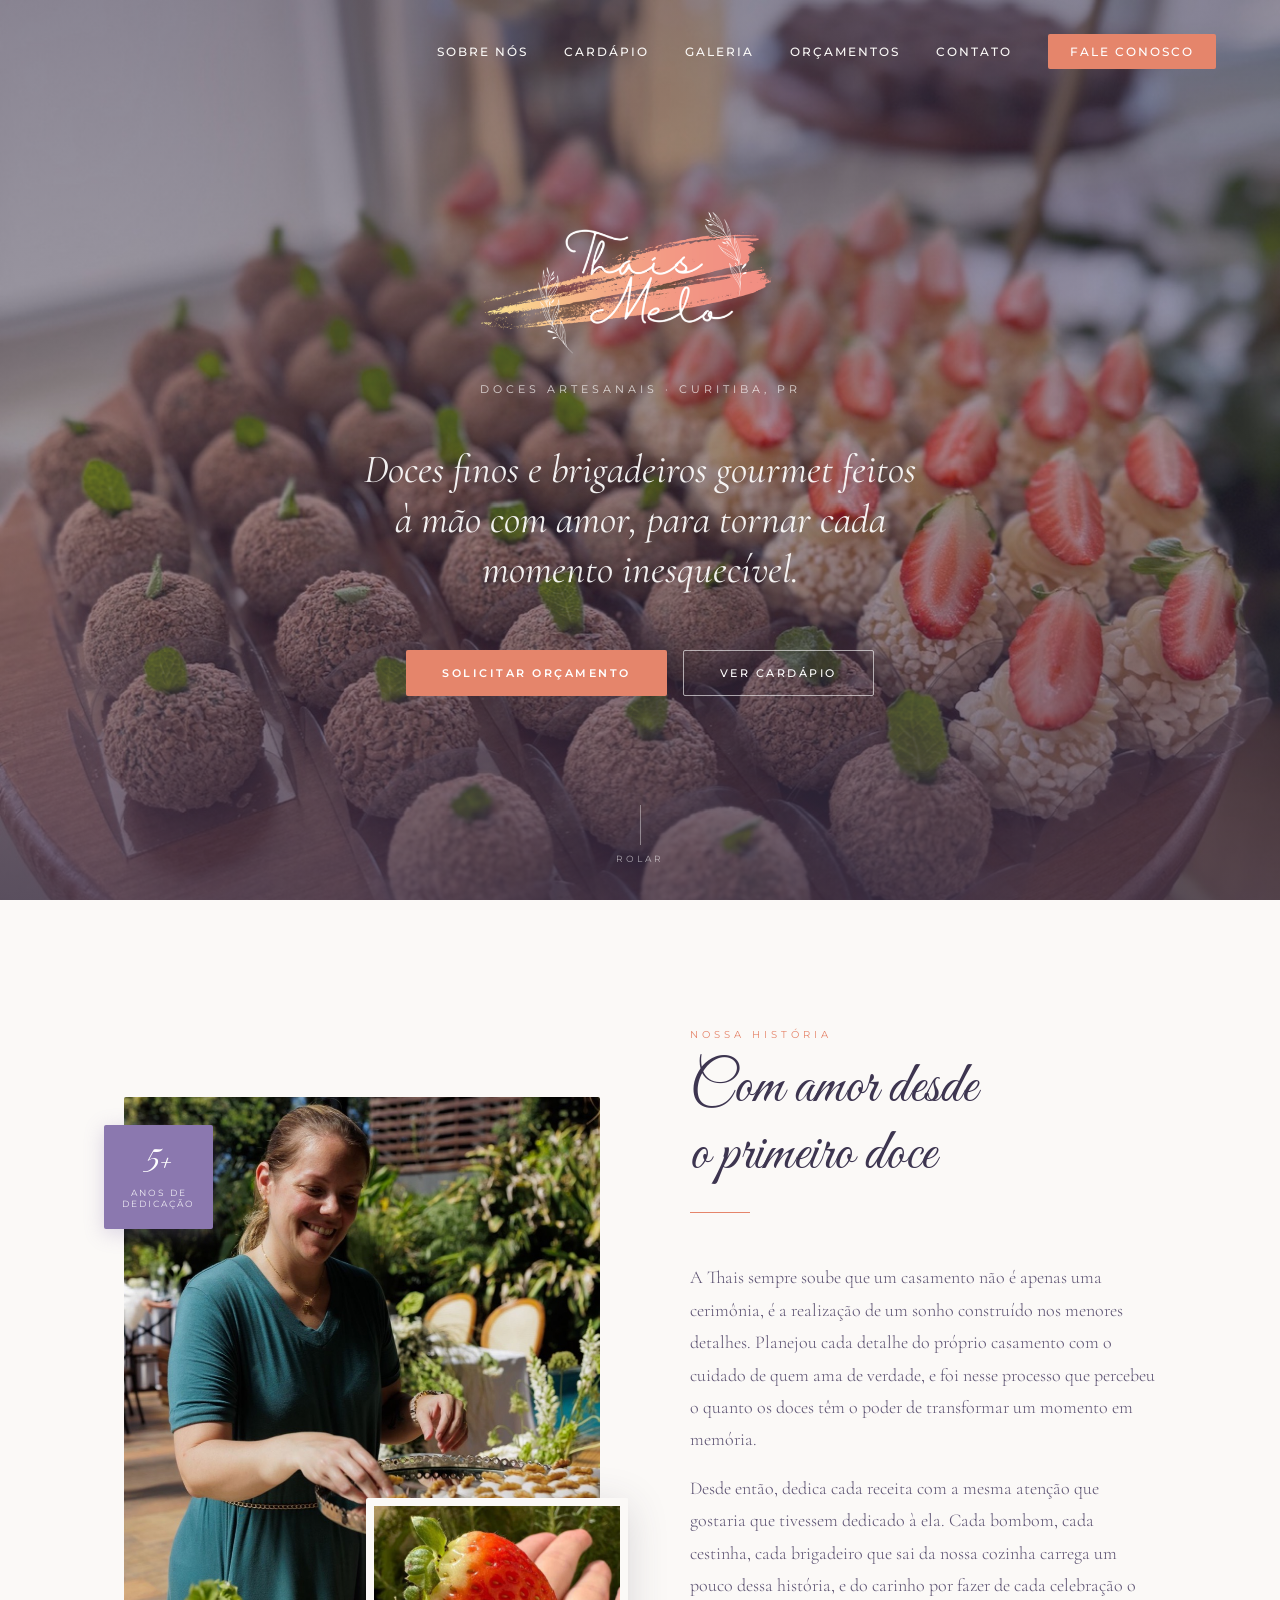
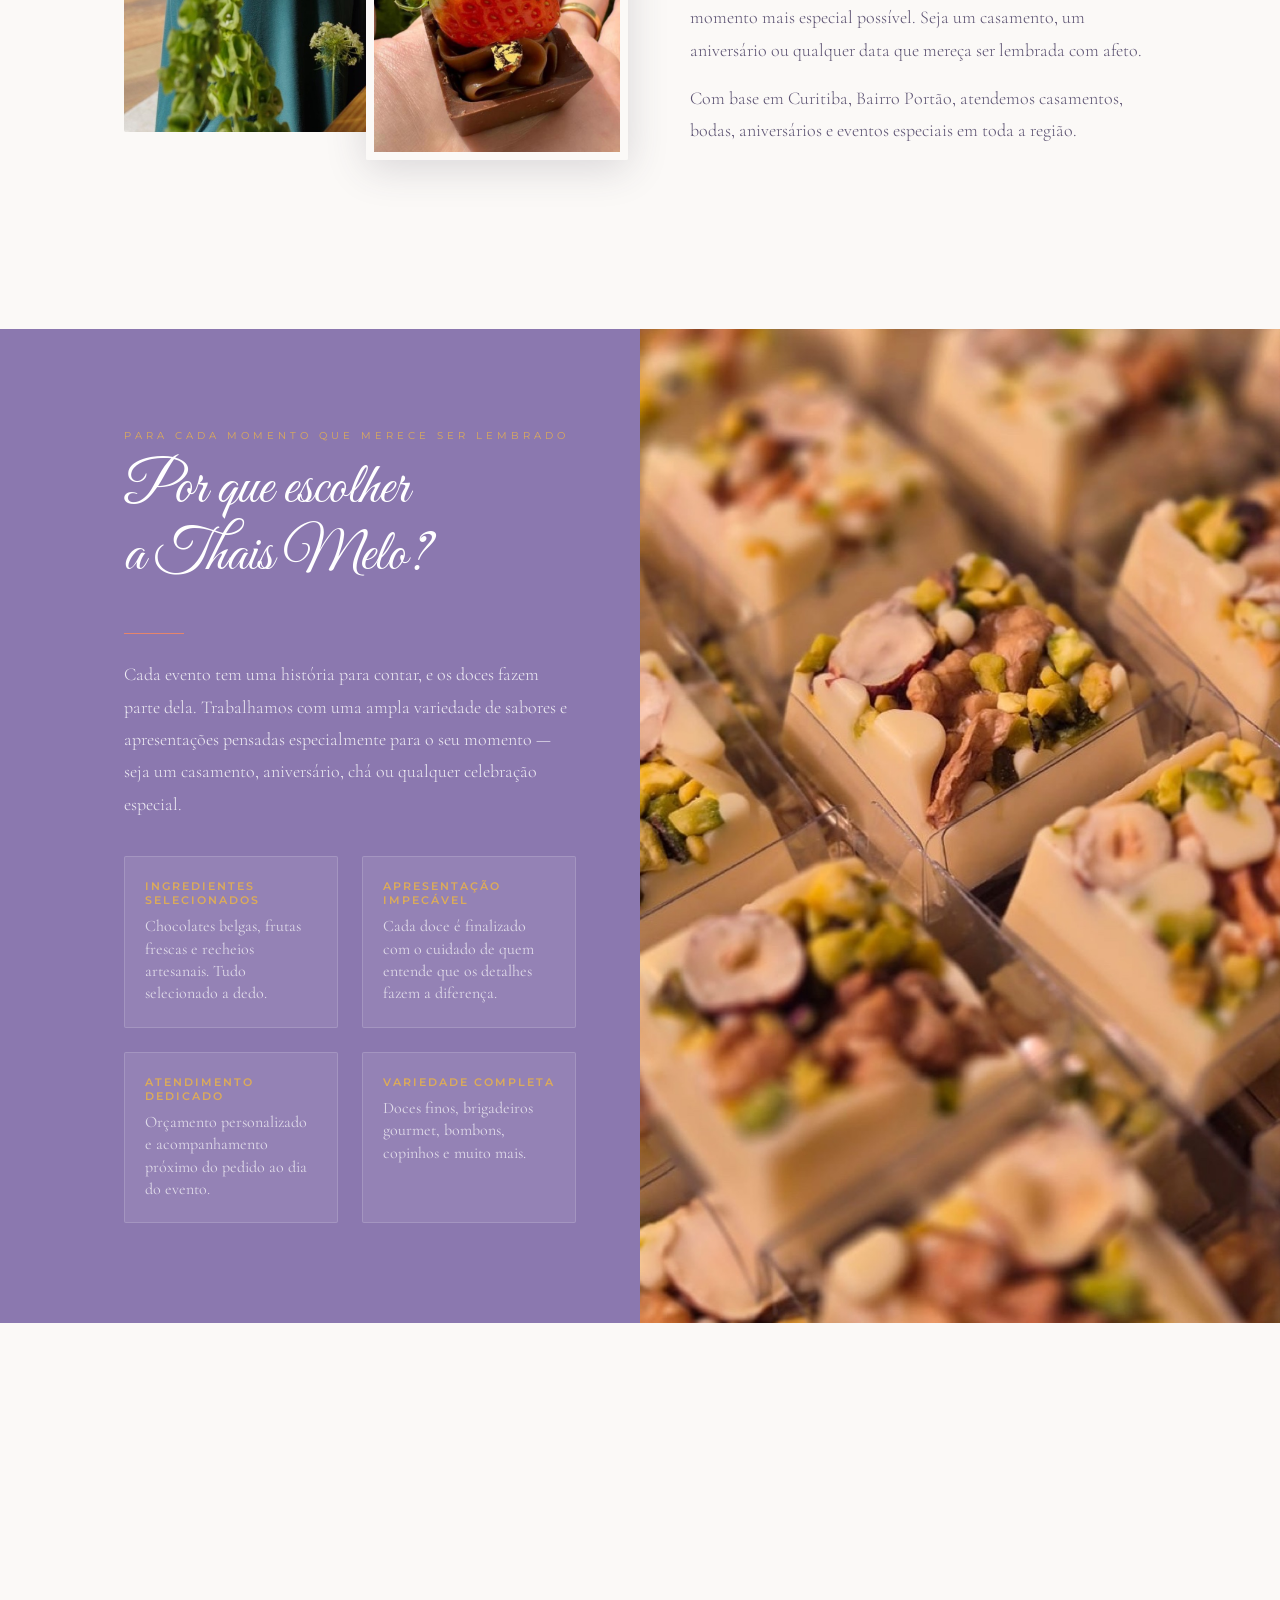
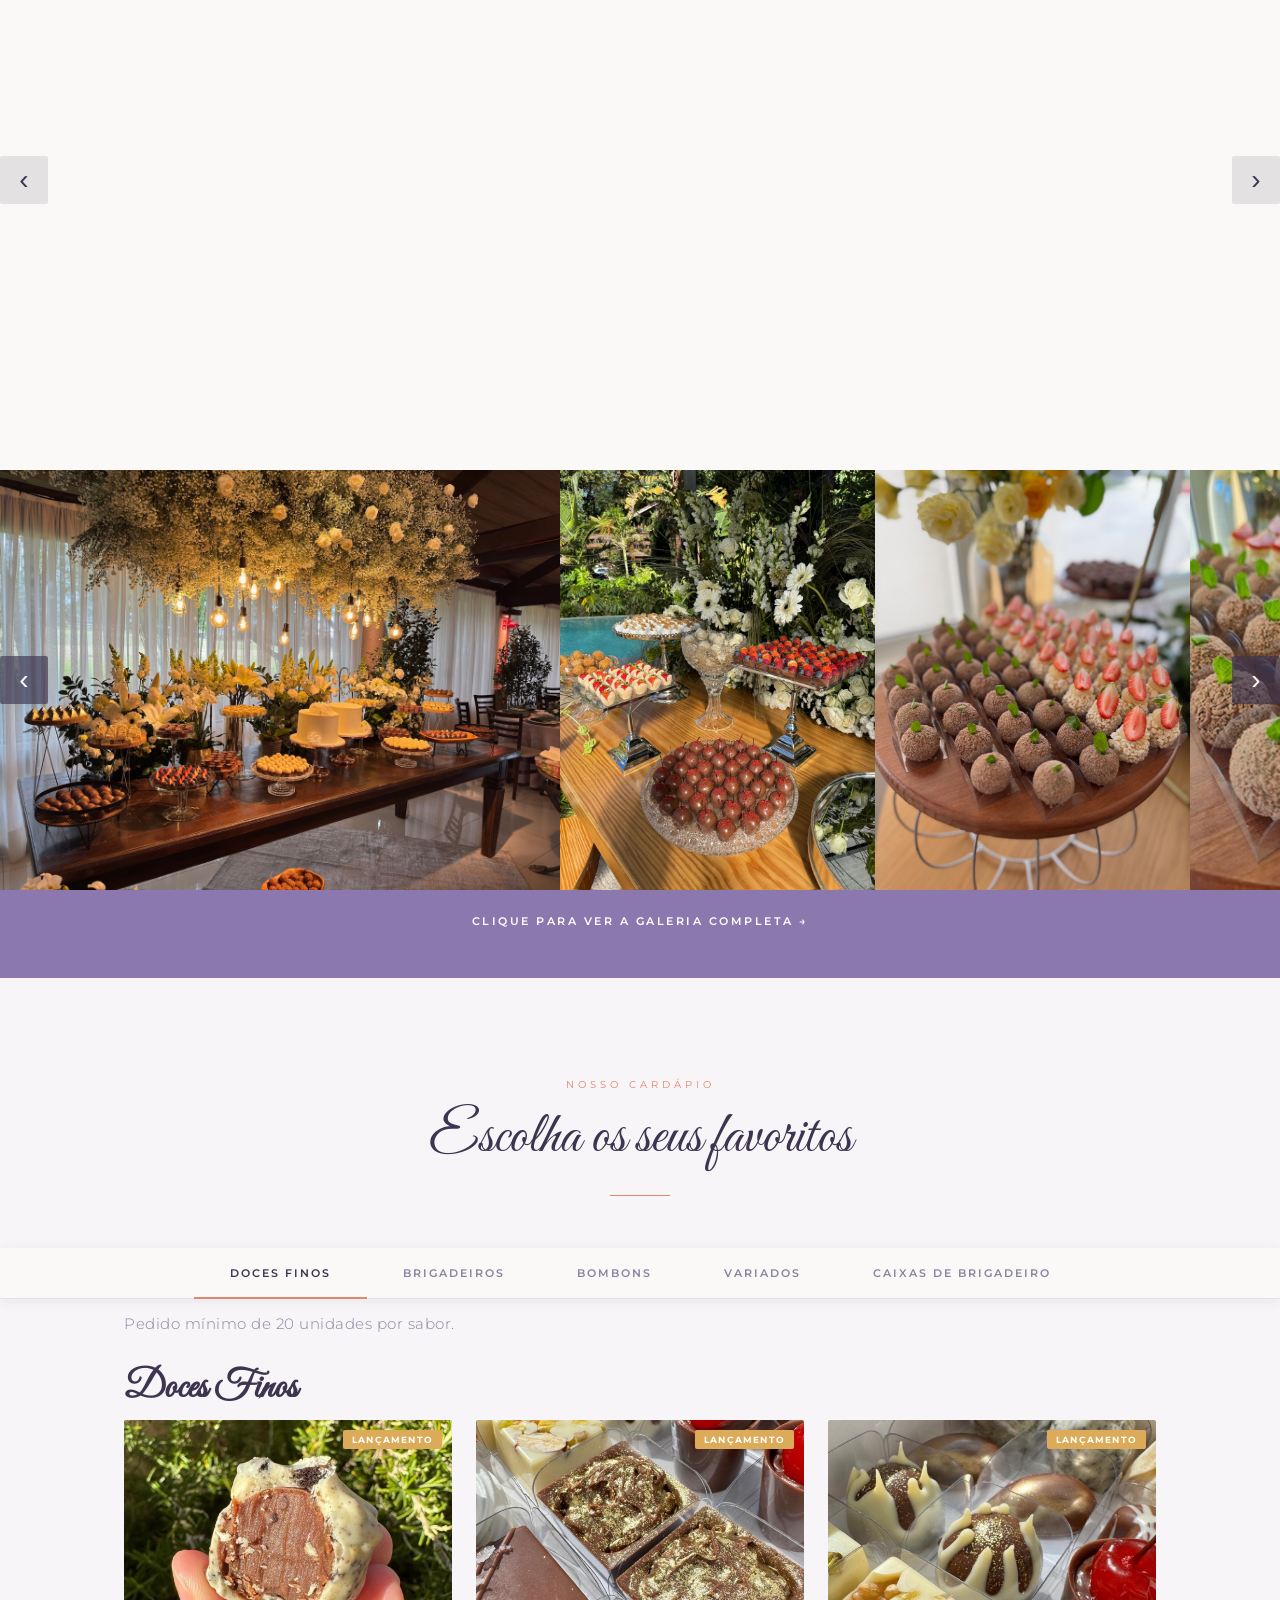
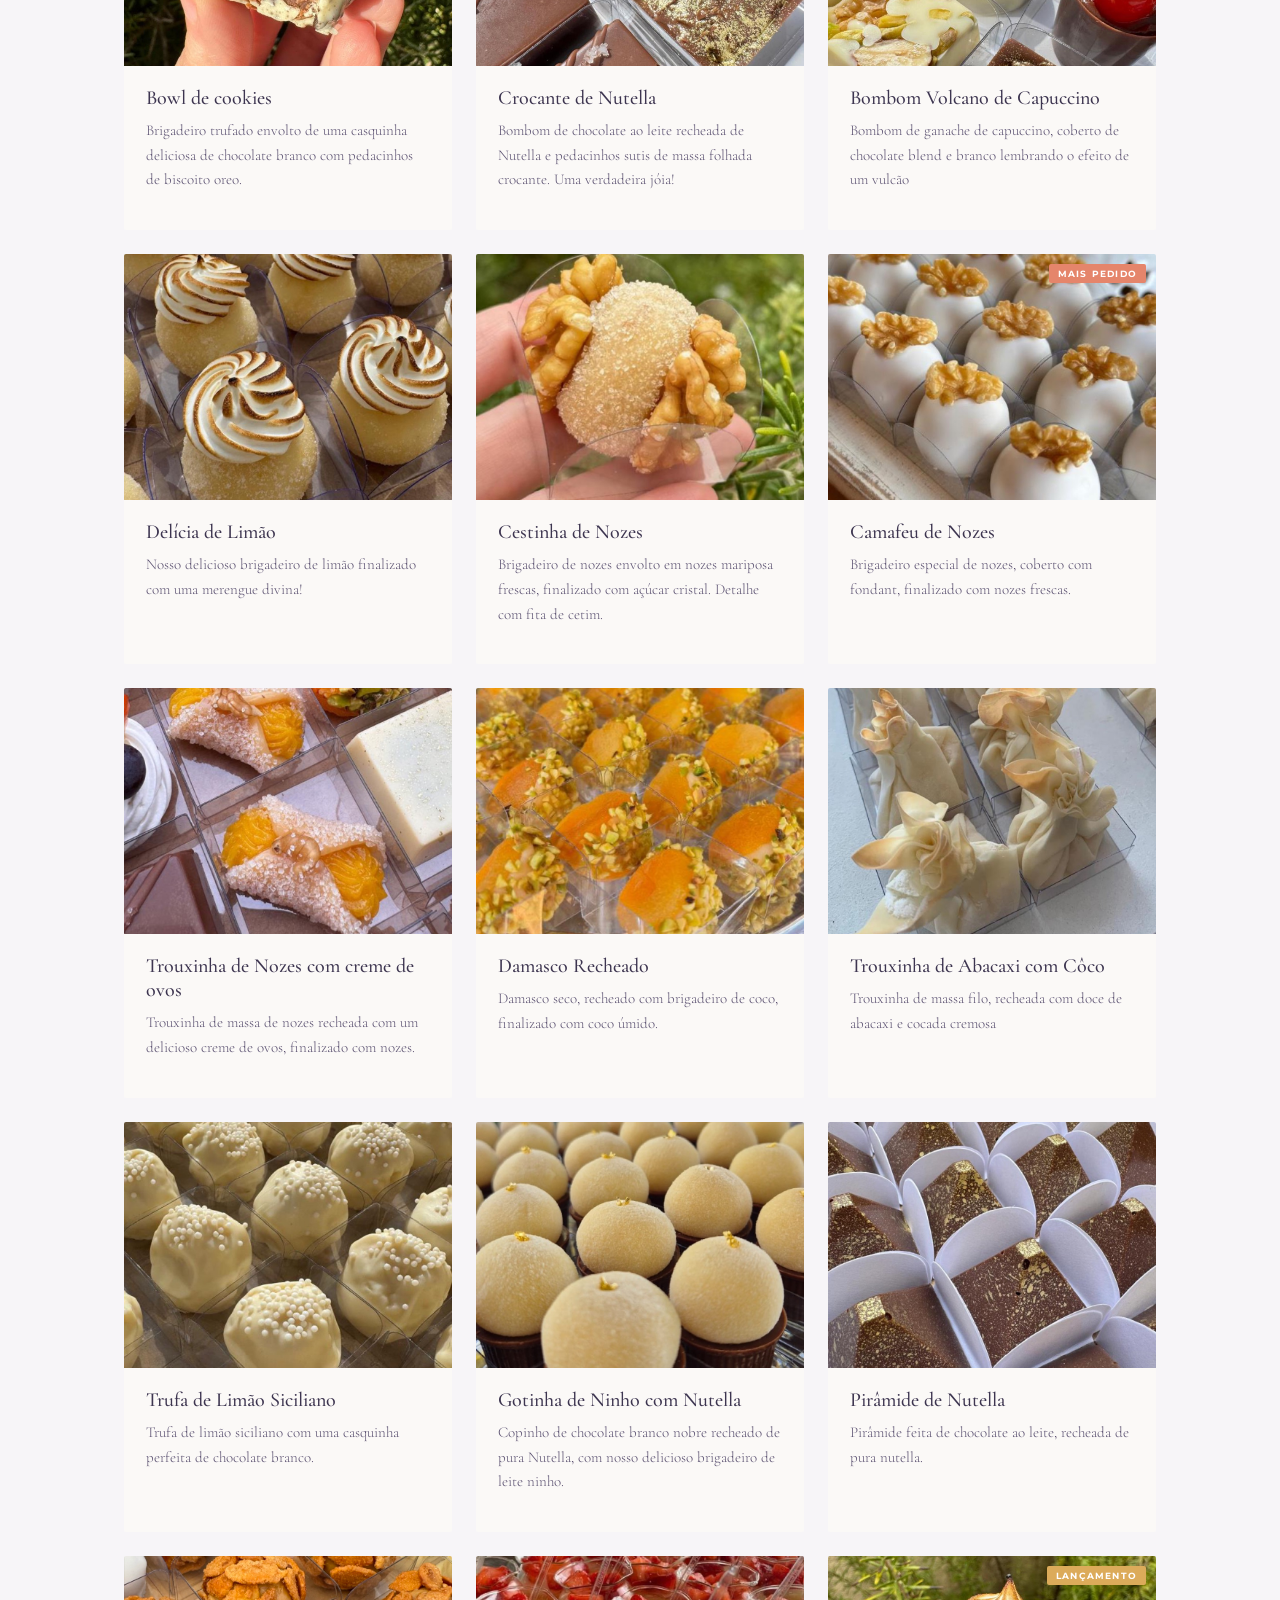
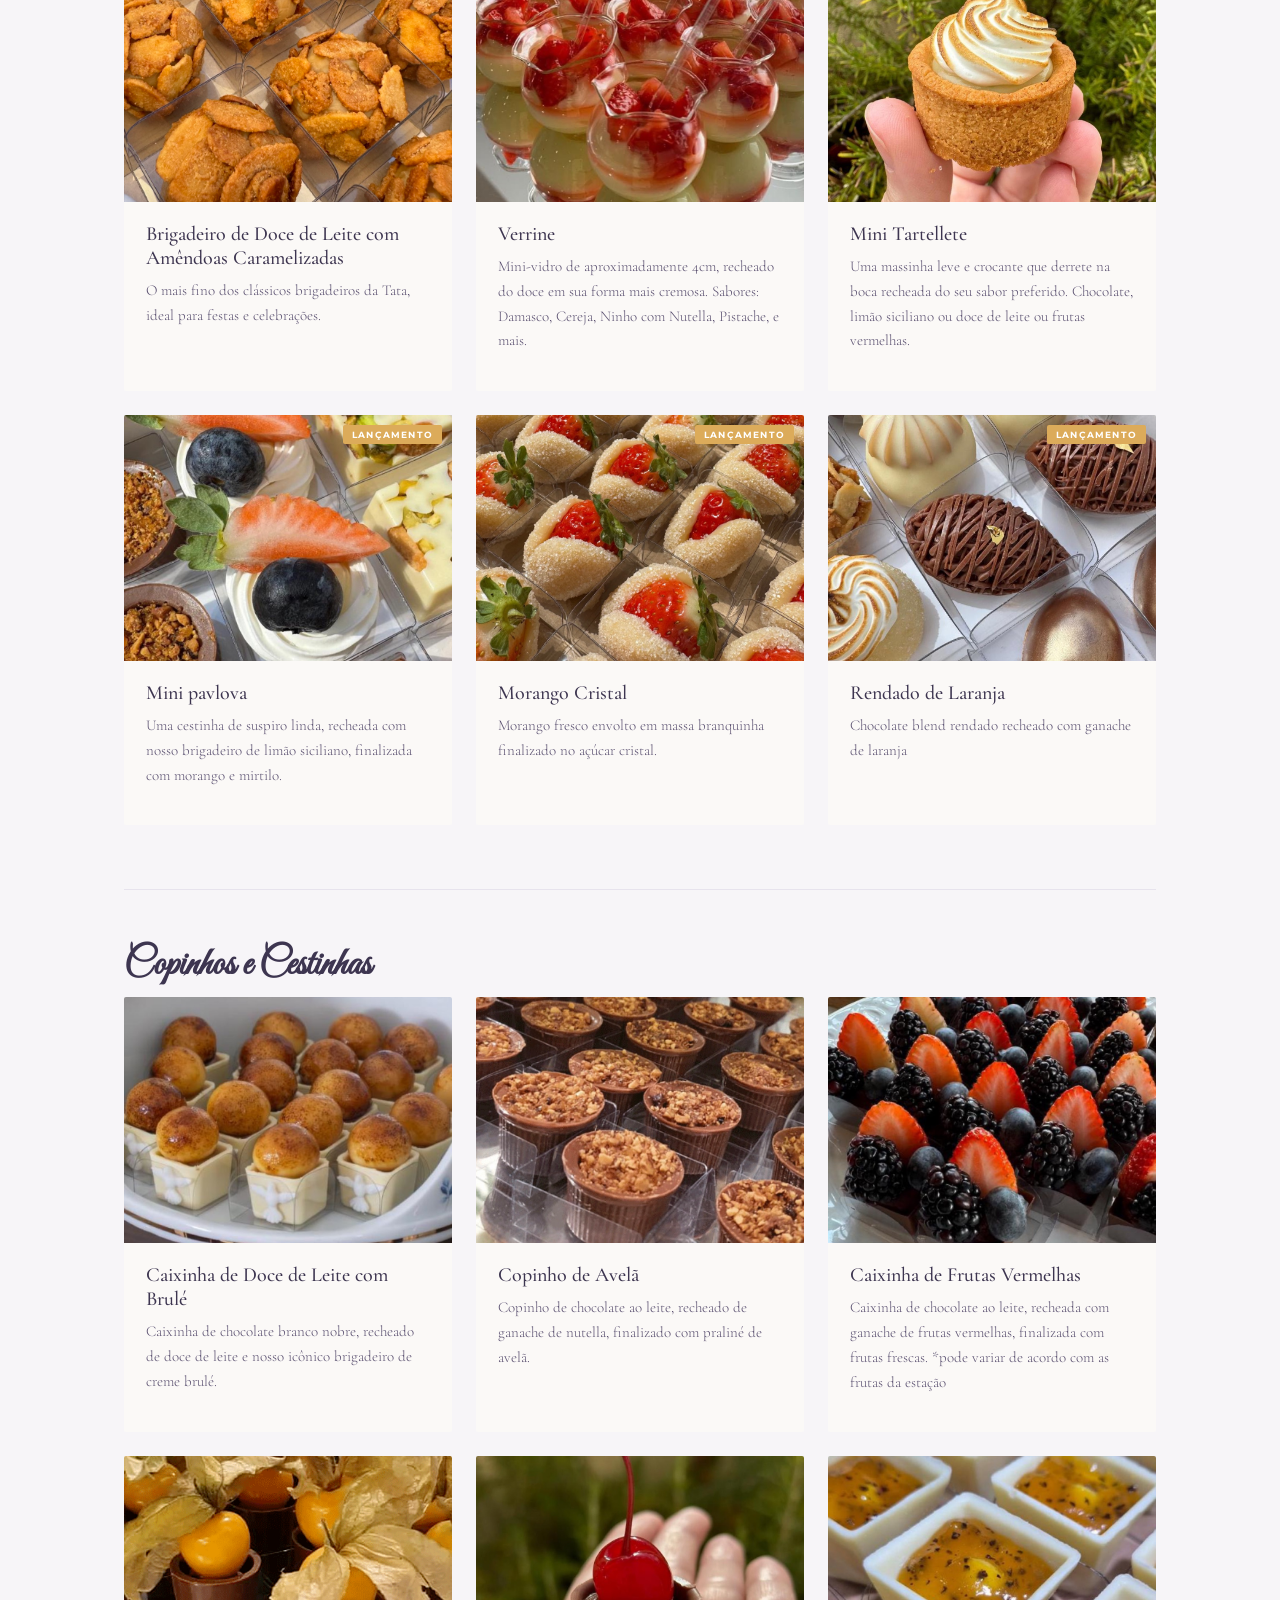
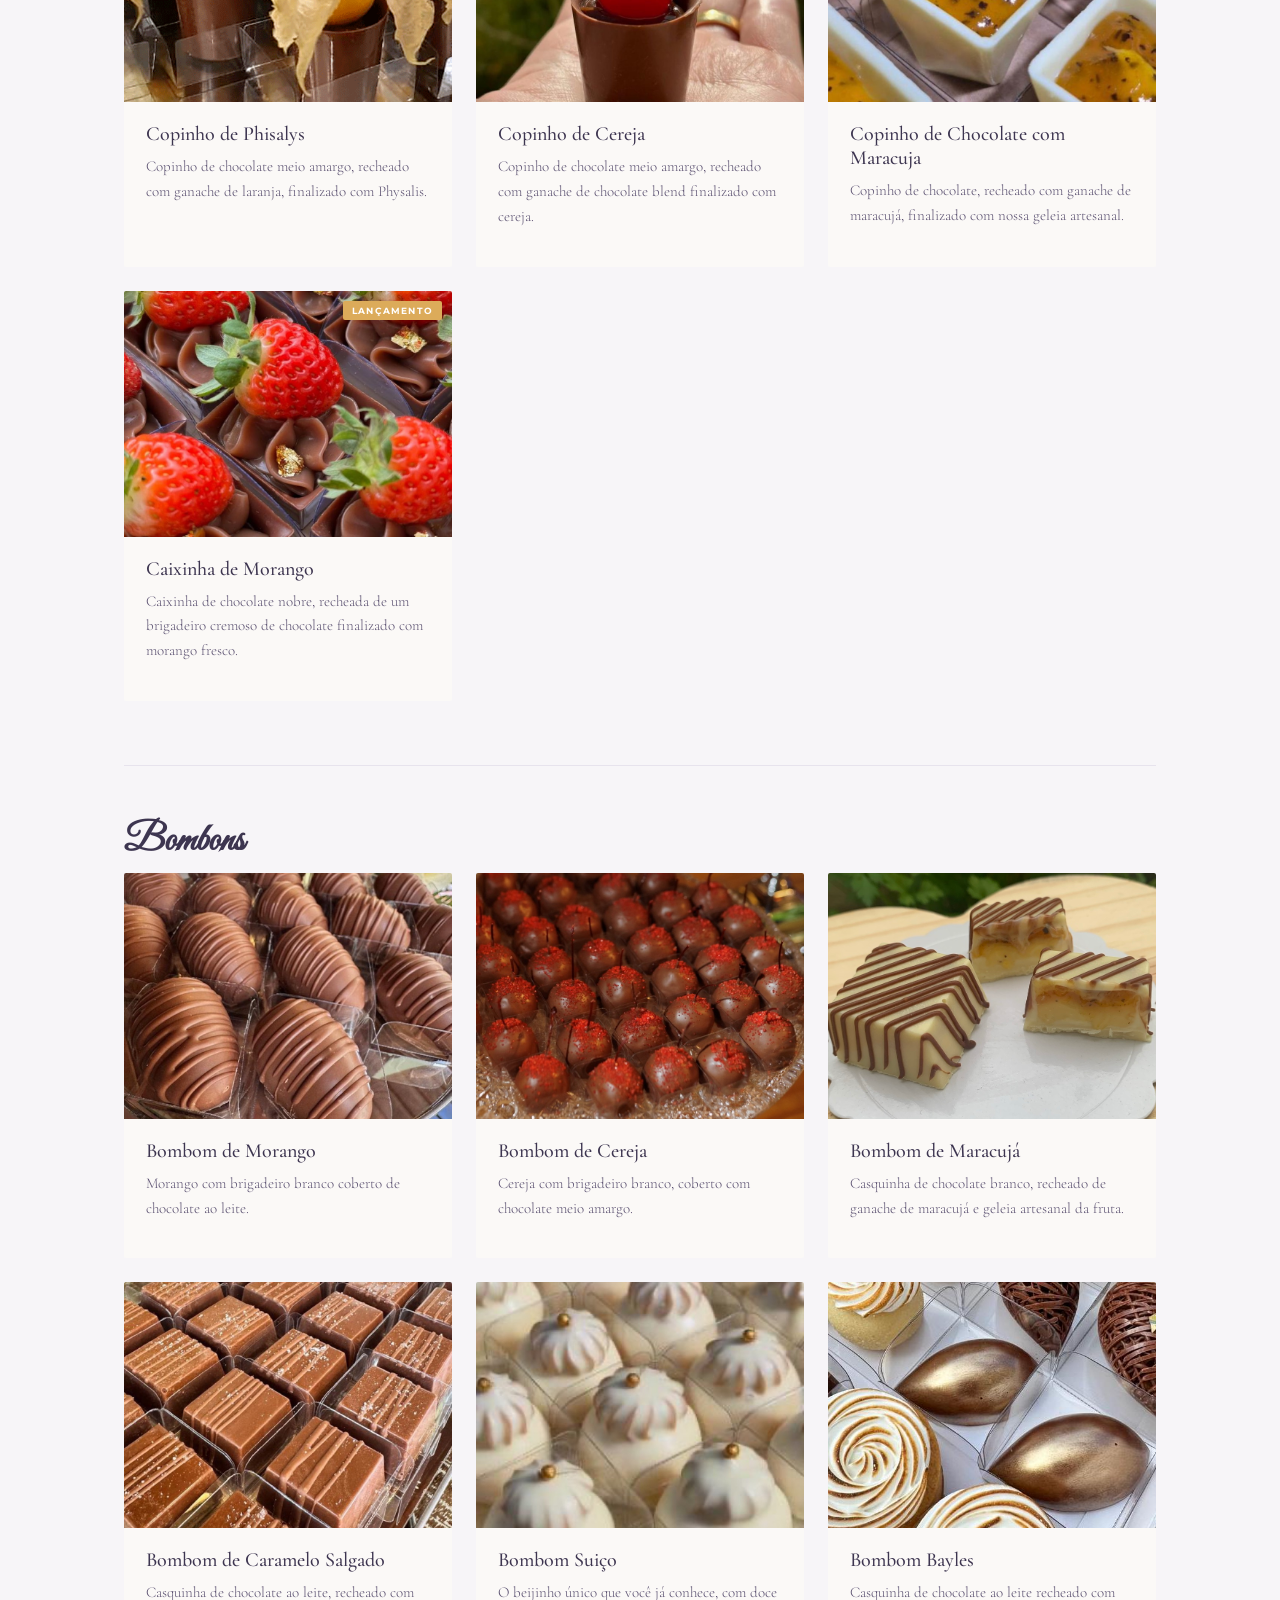
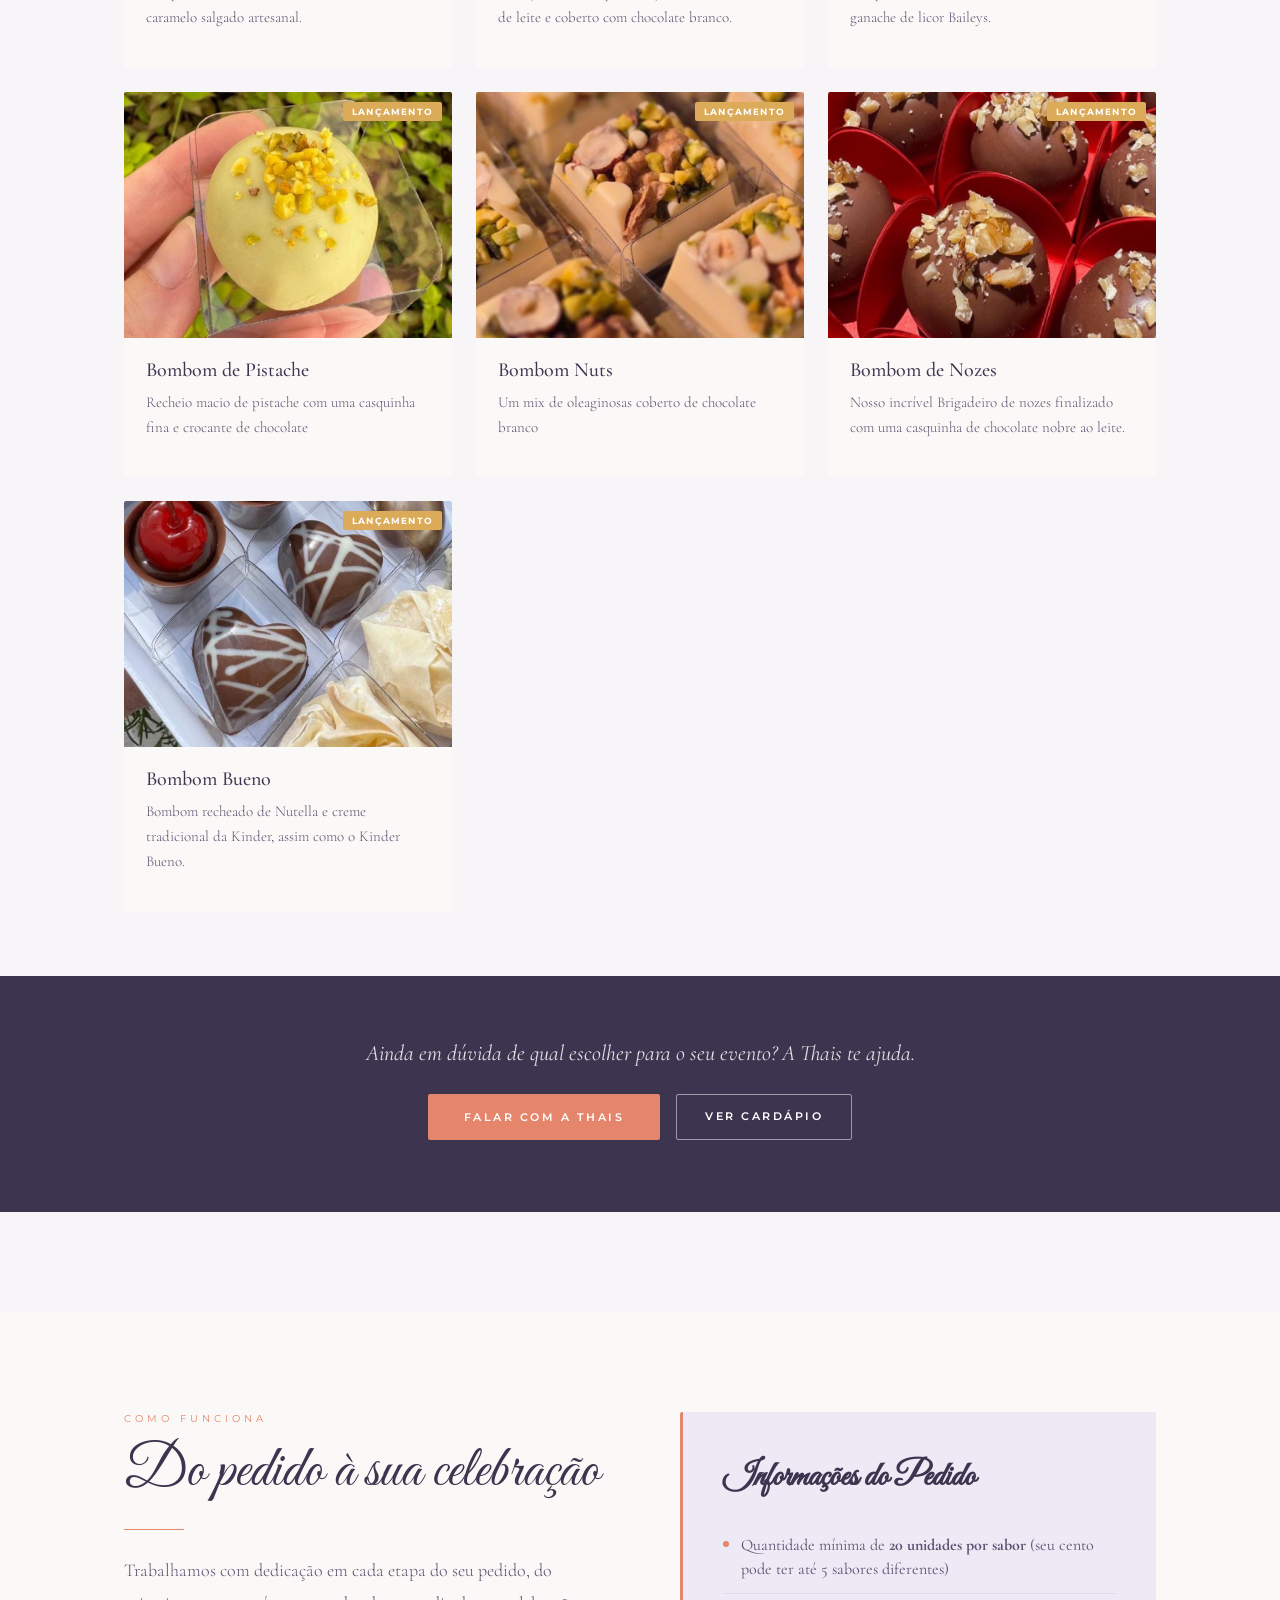
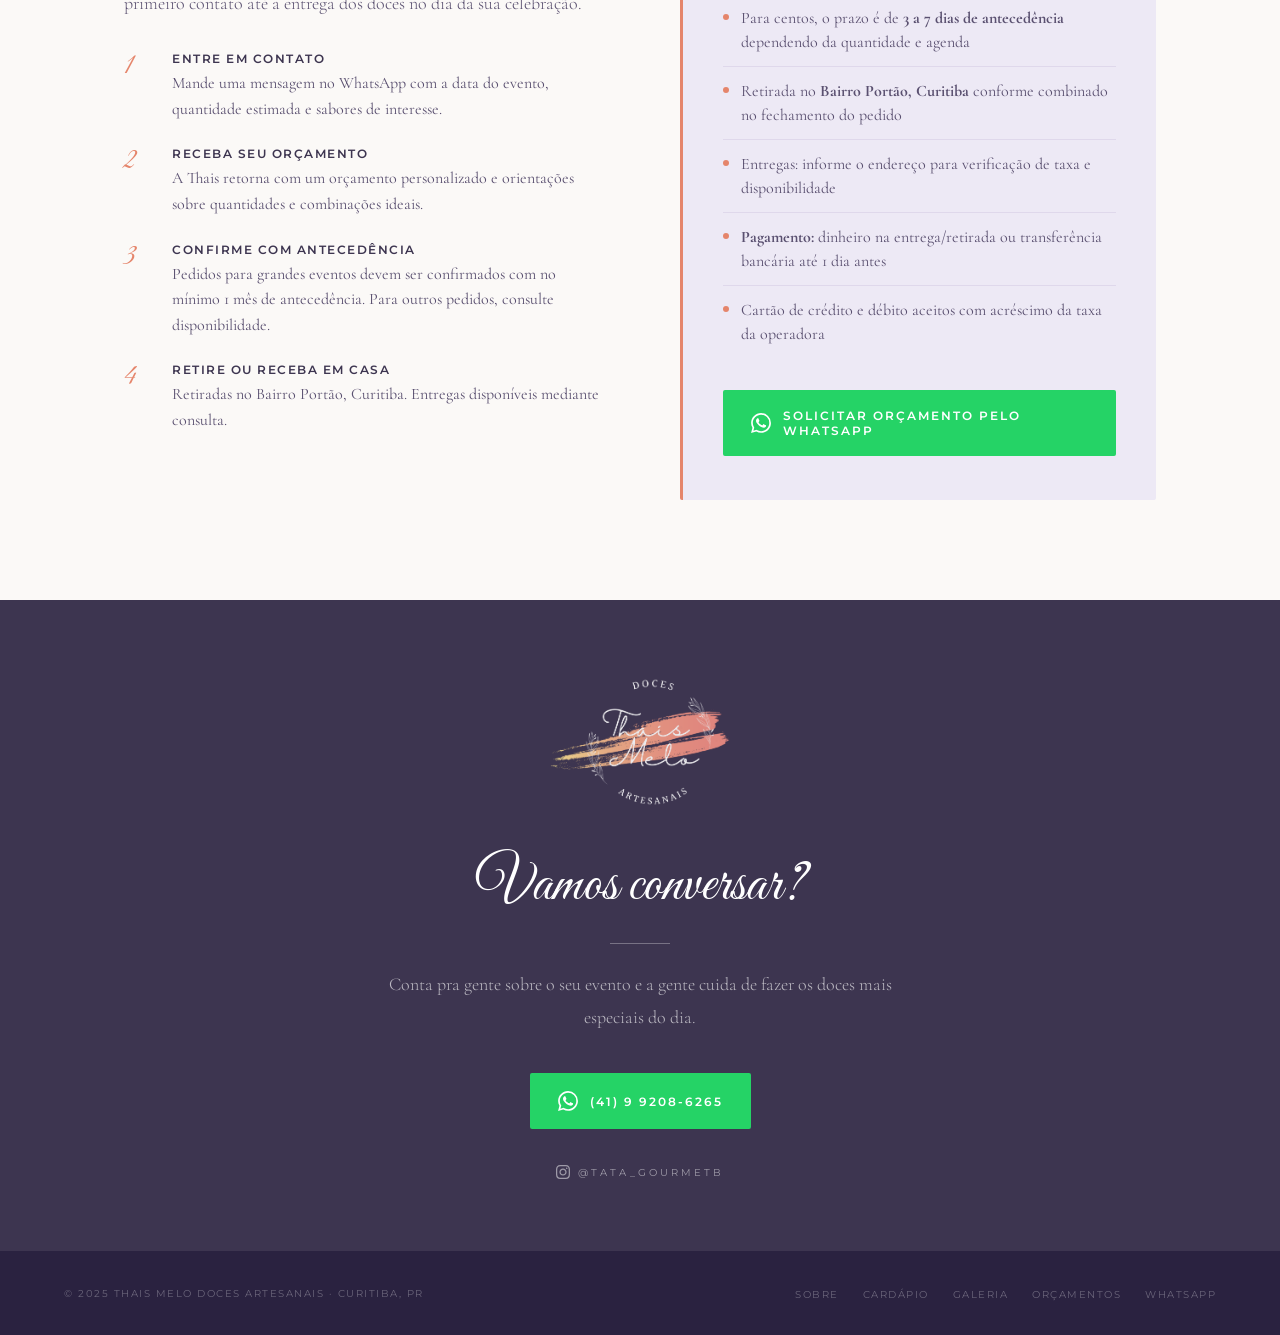
<file: index.html>
<!DOCTYPE html>
<html lang="pt-BR">
<head>
<meta charset="UTF-8">
<!-- Google tag (gtag.js) -->
<script async src="https://www.googletagmanager.com/gtag/js?id=G-FHJG4YDVE5"></script>
<script>
  window.dataLayer = window.dataLayer || [];
  function gtag(){dataLayer.push(arguments);}
  gtag('js', new Date());
  gtag('config', 'G-FHJG4YDVE5');
</script>
<meta name="viewport" content="width=device-width, initial-scale=1.0">
<title>Thais Melo - Doces Artesanais</title>
<link rel="preconnect" href="https://fonts.googleapis.com">
<link rel="preconnect" href="https://fonts.gstatic.com" crossorigin>
<link href="https://fonts.googleapis.com/css2?family=Cormorant+Garamond:ital,wght@0,300;0,400;0,500;0,600;1,300;1,400&family=Great+Vibes&family=Montserrat:wght@300;400;500;600&display=swap" rel="stylesheet">
<link rel="stylesheet" href="style.css">
<link rel="preload" as="image" href="FILES/fotos/BG_Topo.JPG">
<link rel="icon" type="image/png" href="FILES/Logo-tata-padrao.png">
<link rel="apple-touch-icon" href="FILES/Logo-tata-padrao.png">
<meta name="description" content="Doces finos e brigadeiros gourmet artesanais para casamentos e eventos em Curitiba.">
<meta property="og:type" content="website">
<meta property="og:title" content="Thais Melo – Doces Artesanais para Eventos · Curitiba">
<meta property="og:description" content="Doces finos e brigadeiros gourmet feitos à mão para casamentos, aniversários e eventos especiais em Curitiba.">
<meta property="og:image" content="https://thaismelodoces.com.br/FILES/og-tata.jpg">
<meta property="og:image:type" content="image/jpeg">
<meta property="og:image:width" content="1200">
<meta property="og:image:height" content="630">
<meta property="og:url" content="https://thaismelodoces.com.br/">
<meta name="twitter:card" content="summary_large_image">
</head>
<body>

<!-- Mobile nav overlay -->
<div class="mobile-nav" id="mobileNav">
  <a href="#sobre" onclick="closeMobileNav()">Sobre nós</a>
  <a href="#depoimentos" onclick="closeMobileNav()">Depoimentos</a>
  <a href="#cardapio" onclick="closeMobileNav()">Cardápio</a>
  <a href="galeria.html" onclick="closeMobileNav()">Galeria</a>
  <a href="#orcamentos" onclick="closeMobileNav()">Orçamentos</a>
  <a href="#contato" onclick="closeMobileNav()">Contato</a>
</div>

<!-- NAVBAR -->
<nav id="navbar">
  <a href="#hero" class="nav-logo-link"><img class="nav-logo" src="FILES/Logo-tata-padrao.png" alt="Tata Gourmet"></a>
  <ul class="nav-links">
    <li><a href="#sobre">Sobre Nós</a></li>
    <li><a href="#cardapio">Cardápio</a></li>
    <li><a href="galeria.html">Galeria</a></li>
    <li><a href="#orcamentos">Orçamentos</a></li>
    <li><a href="#contato">Contato</a></li>
    <li><a href="https://wa.me/5541992086265?text=Ol%C3%A1%2C+Thais%21+Gostaria+de+solicitar+um+or%C3%A7amento." target="_blank" class="nav-cta">Fale Conosco</a></li>
  </ul>
  <div class="burger" onclick="toggleMobileNav()">
    <span></span><span></span><span></span>
  </div>
</nav>

<!-- HERO -->
<section id="hero">
  <div class="hero-img" id="heroImg"></div>
  <div class="hero-overlay"></div>
  <div class="hero-content">
    <img class="hero-logo" src="FILES/logo-simplificada-white.png" alt="Tatá Gourmet">
    <span class="hero-eyebrow">Doces Artesanais · Curitiba, PR</span>
    <h1 class="hero-title">Doces finos e brigadeiros gourmet feitos à mão com amor, para tornar cada momento inesquecível.</h1>
<div class="hero-btns">
      <a class="btn-primary" href="https://wa.me/5541992086265?text=Ol%C3%A1%2C+Thais%21+Gostaria+de+solicitar+um+or%C3%A7amento." target="_blank">Solicitar Orçamento</a>
      <a class="btn-ghost" href="#cardapio">Ver Cardápio</a>
    </div>
  </div>
  <div class="hero-scroll">
    <div class="scroll-line"></div>
    <span>Rolar</span>
  </div>
</section>

<!-- SOBRE NÓS -->
<section id="sobre" class="section-pad">
  <div class="container">
    <div class="sobre-grid">
      <div class="sobre-photo fade-up">
        <div class="sobre-photo-badge">
          <span class="badge-num">5+</span>
          <span class="badge-label">Anos de<br>dedicação</span>
        </div>
        <img class="sobre-foto-principal" src="FILES/fotos/Foto-Thais.jpeg" alt="Thais Melo" loading="lazy">
        <img class="sobre-foto-accent" src="FILES/fotos/Foto-detalhe.JPG" alt="Detalhe de doce fino" loading="lazy">
      </div>
      <div class="sobre-text-header">
        <span class="section-eyebrow fade-up">Nossa História</span>
        <h2 class="section-title fade-up fade-up-delay-1">Com amor desde<br>o primeiro doce</h2>
        <div class="divider fade-up fade-up-delay-2"></div>
      </div>
      <div class="sobre-text-body">
        <p class="section-body fade-up fade-up-delay-2">
          A Thais sempre soube que um casamento não é apenas uma cerimônia, é a realização de um sonho construído nos menores detalhes. Planejou cada detalhe do próprio casamento com o cuidado de quem ama de verdade, e foi nesse processo que percebeu o quanto os doces têm o poder de transformar um momento em memória.
        </p>
        <p class="section-body body-mt fade-up fade-up-delay-3">
          Desde então, dedica cada receita com a mesma atenção que gostaria que tivessem dedicado à ela. Cada bombom, cada cestinha, cada brigadeiro que sai da nossa cozinha carrega um pouco dessa história, e do carinho por fazer de cada celebração o momento mais especial possível. Seja um casamento, um aniversário ou qualquer data que mereça ser lembrada com afeto.
        </p>
        <p class="section-body body-mt fade-up fade-up-delay-3">
          <!-- 📝 SUBSTITUIR: Adicionar mais contexto real sobre a Thais (cidade de origem, anos de experiência, especializações) -->
          Com base em Curitiba, Bairro Portão, atendemos casamentos, bodas, aniversários e eventos especiais em toda a região.
        </p>
        <a href="https://wa.me/5541992086265?text=Ol%C3%A1%2C+Thais%21+Gostaria+de+solicitar+um+or%C3%A7amento." target="_blank" class="btn-primary btn-mt fade-up fade-up-delay-4">Falar com a Thais</a>
      </div>
    </div>
  </div>
</section>

<!-- CASAMENTOS FEATURE -->
<section id="casamentos">
  <div class="casamentos-inner container">
    <div class="casamentos-content">
      <span class="section-eyebrow">Para Cada Momento que Merece Ser Lembrado</span>
      <h2 class="section-title light">Por que escolher<br>a Thais Melo?</h2>
      <div class="divider"></div>
      <p class="section-body light">Cada evento tem uma história para contar, e os doces fazem parte dela. Trabalhamos com uma ampla variedade de sabores e apresentações pensadas especialmente para o seu momento — seja um casamento, aniversário, chá ou qualquer celebração especial.</p>
      <div class="casamentos-features">
        <div class="feature-card">
          <h4>Ingredientes Selecionados</h4>
          <p>Chocolates belgas, frutas frescas e recheios artesanais. Tudo selecionado a dedo.</p>
        </div>
        <div class="feature-card">
          <h4>Apresentação Impecável</h4>
          <p>Cada doce é finalizado com o cuidado de quem entende que os detalhes fazem a diferença.</p>
        </div>
        <div class="feature-card">
          <h4>Atendimento Dedicado</h4>
          <p>Orçamento personalizado e acompanhamento próximo do pedido ao dia do evento.</p>
        </div>
        <div class="feature-card">
          <h4>Variedade Completa</h4>
          <p>Doces finos, brigadeiros gourmet, bombons, copinhos e muito mais.</p>
        </div>
      </div>
    </div>
    <div class="casamentos-img-col">
      <div class="casamentos-img-main"></div>
      <!-- 📷 SUBSTITUIR: Esta imagem deve mostrar uma mesa de casamento com os doces montados (foto do evento real) -->
    </div>
  </div>
</section>

<!-- DEPOIMENTOS -->
<section id="depoimentos" class="section-pad">
  <div class="container">
    <div class="depoimentos-header">
      <span class="section-eyebrow fade-up">O que nossas clientes dizem</span>
      <h2 class="section-title fade-up fade-up-delay-1">Palavras que nos movem</h2>
      <div class="divider center fade-up fade-up-delay-2"></div>
    </div>
  </div>
  <div class="depoimentos-carousel-wrapper">
    <button class="dep-arrow dep-arrow-left" onclick="scrollDepoimentos(-1)">&#8249;</button>
    <div class="depoimentos-scroll" id="depoimentosScroll">
      <div class="depoimento-card fade-up">
        <span class="depoimento-aspas">&ldquo;</span>
        <p class="depoimento-text">Thais, maravilhosa! Que Doces lindos e deliciosos. Todo mundo amou (e eu agradeci a Deus por ter sobrado para que eu pudesse comer depois do casamento). Obrigada, obrigada, obrigada! Estavam perfeitos e a mesa ficou um evento a parte!</p>
        <span class="depoimento-data">Abril de 2026</span>
      </div>
      <div class="depoimento-card fade-up fade-up-delay-1">
        <span class="depoimento-aspas">&ldquo;</span>
        <p class="depoimento-text">A primeira impressão que salta aos olhos é o capricho, todos os doces são muito lindos. Quanto ao sabor é só elogios, a qualidade dos produtos que você usa é de uma excelência excepcional. Muito bom mesmo, amamos!</p>
        <span class="depoimento-data">Fevereiro de 2026</span>
      </div>
      <div class="depoimento-card fade-up fade-up-delay-2">
        <span class="depoimento-aspas">&ldquo;</span>
        <p class="depoimento-text">Que docinhos perfeitos! Amamos todos, juro! Com certeza vamos fechar com vocês o casamento. Eu queria comer uns 10 bombons de morango ali mesmo hahaha.</p>
        <span class="depoimento-data">Maio de 2026</span>
      </div>
      <div class="depoimento-card fade-up fade-up-delay-1">
        <span class="depoimento-aspas">&ldquo;</span>
        <p class="depoimento-text">Oi Thais! Estava tudo uma delícia! Obrigada por todo o cuidado e dedicação.</p>
        <span class="depoimento-data">Julho de 2025</span>
      </div>
      <div class="depoimento-card fade-up fade-up-delay-2">
        <span class="depoimento-aspas">&ldquo;</span>
        <p class="depoimento-text">Thais, seus docinhos fizeram o maior sucesso. Todo mundo amou e alguns até me pediram seu contato!</p>
        <span class="depoimento-data">Junho de 2023</span>
      </div>
    </div>
    <button class="dep-arrow dep-arrow-right" onclick="scrollDepoimentos(1)">&#8250;</button>
  </div>
  <div class="depoimentos-hint">← Deslize para ver mais →</div>
</section>

<!-- GALERIA -->
<div class="galeria-wrapper">
<button class="galeria-arrow galeria-arrow-left" onclick="scrollGaleria(-640)">&#8249;</button>
<div class="galeria-scroll" id="galeriaScroll">
  <div class="galeria-track">
    <img loading="lazy" src="FILES/galeria/04AE3813-6D5A-47FC-99A3-D53E00631F3F.JPG" alt="Doces Thais Melo">
    <img loading="lazy" src="FILES/galeria/04C0B352-E87A-40D7-A858-82844631B729.JPG" alt="Doces Thais Melo">
    <img loading="lazy" src="FILES/galeria/0DD4078F-8FA7-4232-B381-39560974D96A.JPG" alt="Doces Thais Melo">
    <img loading="lazy" src="FILES/galeria/12E390EC-8491-4C06-B2CE-B129785D11F4_4_5005_c.jpeg" alt="Doces Thais Melo">
    <img loading="lazy" src="FILES/galeria/15867096-3A33-4236-BDF3-8E99C7F1FE82.JPG" alt="Doces Thais Melo">
    <img loading="lazy" src="FILES/galeria/19DB2B61-FF38-4C55-AEE9-2AF59E90AE92.JPG" alt="Doces Thais Melo">
    <img loading="lazy" src="FILES/galeria/31EC708B-844E-4F70-B201-D3D2975ADF87.JPG" alt="Doces Thais Melo">
    <img loading="lazy" src="FILES/galeria/3B03FC4C-A670-48F0-9DB8-3D7F5BEB8A0C.JPG" alt="Doces Thais Melo">
    <img loading="lazy" src="FILES/galeria/3B54BCD9-3BF8-4E5D-81E9-13635DFC6499.JPG" alt="Doces Thais Melo">
    <img loading="lazy" src="FILES/galeria/3CCDE3BB-A699-4319-9553-B005E0B9E5FB.JPG" alt="Doces Thais Melo">
    <img loading="lazy" src="FILES/galeria/3FDCAF77-C7F9-4BB1-8DDA-2AA04F492243.JPG" alt="Doces Thais Melo">
    <img loading="lazy" src="FILES/galeria/6374442B-7A4C-4718-8D5F-F36E117ECA95.JPG" alt="Doces Thais Melo">
    <img loading="lazy" src="FILES/galeria/67263780-769C-46E2-94AA-573111CA0DCD.JPG" alt="Doces Thais Melo">
    <img loading="lazy" src="FILES/galeria/8463B69F-930C-456B-AAFD-F51173CFB8DD.JPG" alt="Doces Thais Melo">
    <img loading="lazy" src="FILES/galeria/88403521-4333-4691-88AA-F816812D9433.JPG" alt="Doces Thais Melo">
    <img loading="lazy" src="FILES/galeria/99715981-8EDF-46E6-82F9-FF691C7AF268.JPG" alt="Doces Thais Melo">
    <img loading="lazy" src="FILES/galeria/A079F2F3-927D-4431-9A6C-E19CA9468852.JPG" alt="Doces Thais Melo">
    <img loading="lazy" src="FILES/galeria/A81B554C-6DFE-4361-B6F3-64CD1E9AA289.JPG" alt="Doces Thais Melo">
    <img loading="lazy" src="FILES/galeria/B41A4760-80C7-4D89-BAF0-0936C396063B.JPG" alt="Doces Thais Melo">
    <img loading="lazy" src="FILES/galeria/C5E47DB6-814E-4569-BB47-4E2C63875AB0.JPG" alt="Doces Thais Melo">
    <img loading="lazy" src="FILES/galeria/CA097B33-6B2D-47D3-9D0C-72BFC6202D01.JPG" alt="Doces Thais Melo">
    <img loading="lazy" src="FILES/galeria/D26078DB-A1F7-46DE-9AC4-100E12217911.JPG" alt="Doces Thais Melo">
    <img loading="lazy" src="FILES/galeria/D407A51C-C0DF-4CE8-9F94-C62F4E3FDD09.JPG" alt="Doces Thais Melo">
    <img loading="lazy" src="FILES/galeria/D6EB8662-5031-4283-A06B-6915EC31AD0D.JPG" alt="Doces Thais Melo">
    <img loading="lazy" src="FILES/galeria/EBCDB0F6-8C50-49B4-9BCE-F07D7E3632AF.JPG" alt="Doces Thais Melo">
    <img loading="lazy" src="FILES/galeria/ED9464FA-5107-4A99-85A5-090977F7FF22.JPG" alt="Doces Thais Melo">
    <img loading="lazy" src="FILES/galeria/F86BC70E-2E78-464B-B8C5-6323C34719F9_4_5005_c.jpeg" alt="Doces Thais Melo">
    <img loading="lazy" src="FILES/galeria/F8E607A3-0333-48A0-90A9-025B609BFA37.JPG" alt="Doces Thais Melo">
    <img loading="lazy" src="FILES/galeria/09fa6838-0740-45d2-99a3-3240612e5b5d.jpeg" alt="Doces Thais Melo">
    <img loading="lazy" src="FILES/galeria/0dc07a8c-a152-4afa-a931-b9f920e01990.jpeg" alt="Doces Thais Melo">
    <img loading="lazy" src="FILES/galeria/4a57df23-fbae-4597-ae25-3f0607815a5f.jpeg" alt="Doces Thais Melo">
    <img loading="lazy" src="FILES/galeria/53430874-be83-4ddb-ac32-f4de2f6c76ba.jpeg" alt="Doces Thais Melo">
    <img loading="lazy" src="FILES/galeria/8116b12f-216e-46b0-b928-c6d8782129a5.jpeg" alt="Doces Thais Melo">
    <img loading="lazy" src="FILES/galeria/ad7a167e-eb24-487c-a4ce-99e2f0d7630f.jpeg" alt="Doces Thais Melo">
    <img loading="lazy" src="FILES/galeria/b2c4cdb8-e4da-4fdb-ad76-99b8f2f6cf0e.jpeg" alt="Doces Thais Melo">
    <img loading="lazy" src="FILES/galeria/b69de02a-d5cb-438f-8db1-d5774915a53b.jpeg" alt="Doces Thais Melo">
    <img loading="lazy" src="FILES/galeria/d36f08ff-7da7-416a-b808-85fc875d6acb.jpeg" alt="Doces Thais Melo">
    <img loading="lazy" src="FILES/galeria/ea3cd5c8-06eb-435f-9510-c051c2e2b1d4.jpeg" alt="Doces Thais Melo">
    <img loading="lazy" src="FILES/galeria/fe83ec6f-b005-467c-a01c-28ffd7f0a69b.jpeg" alt="Doces Thais Melo">
  </div>
</div>
<button class="galeria-arrow galeria-arrow-right" onclick="scrollGaleria(640)">&#8250;</button>
<div class="galeria-hint">← Deslize para ver mais →</div>
</div>
<div class="galeria-cta-link">
  <a href="galeria.html">Clique para ver a galeria completa →</a>
</div>

<!-- CARDÁPIO -->
<section id="cardapio" class="section-pad">
  <div class="container">
    <div class="cardapio-header">
      <span class="section-eyebrow">Nosso Cardápio</span>
      <h2 class="section-title">Escolha os seus favoritos</h2>
      <div class="divider center"></div>
    </div>
  </div>

  <!-- TABS — fora do container para sticky full-width -->
  <div class="tabs" id="cardapio-tabs">
    <div class="tabs-scroll">
      <button class="tab-btn active" onclick="switchTab('doces-finos')">Doces Finos</button>
      <button class="tab-btn" onclick="switchTab('brigadeiros')">Brigadeiros</button>
      <button class="tab-btn" onclick="switchTab('bombons')">Bombons</button>
      <button class="tab-btn" onclick="switchTab('variados')">Variados</button>
      <button class="tab-btn" onclick="switchTab('caixas')">Caixas de Brigadeiro</button>
    </div>
  </div>

  <div class="container">

    <div class="tab-panel active" id="panel-doces-finos"></div>
    <div class="tab-panel" id="panel-brigadeiros"></div>
    <div class="tab-panel" id="panel-bombons"></div>
    <div class="tab-panel" id="panel-caixas"></div>
    <div class="tab-panel" id="panel-variados"></div>

  </div>

  <!-- CTA below menu -->
  <div class="cardapio-cta-area">
    <p class="cardapio-cta-text">Ainda em dúvida de qual escolher para o seu evento? A Thais te ajuda.</p>
    <div class="cardapio-cta-buttons">
      <a href="https://wa.me/5541992086265?text=Ol%C3%A1%2C+Thais%21+Gostaria+de+solicitar+um+or%C3%A7amento." target="_blank" class="btn-primary">Falar com a Thais</a>
      <a href="#cardapio" class="btn-secondary-light">Ver Cardápio</a>
    </div>
  </div>
</section>

<!-- ORÇAMENTOS -->
<section id="orcamentos" class="section-pad">
  <div class="container">
    <div class="orcamentos-grid">
      <div class="orcamentos-text">
        <span class="section-eyebrow fade-up">Como Funciona</span>
        <h2 class="section-title fade-up">Do pedido à sua celebração</h2>
        <div class="divider fade-up"></div>
        <p class="section-body fade-up">Trabalhamos com dedicação em cada etapa do seu pedido, do primeiro contato até a entrega dos doces no dia da sua celebração.</p>
        <ul class="order-steps">
          <li class="fade-up">
            <span class="step-num">1</span>
            <div class="step-text">
              <h4>Entre em contato</h4>
              <p>Mande uma mensagem no WhatsApp com a data do evento, quantidade estimada e sabores de interesse.</p>
            </div>
          </li>
          <li class="fade-up fade-up-delay-1">
            <span class="step-num">2</span>
            <div class="step-text">
              <h4>Receba seu orçamento</h4>
              <p>A Thais retorna com um orçamento personalizado e orientações sobre quantidades e combinações ideais.</p>
            </div>
          </li>
          <li class="fade-up fade-up-delay-2">
            <span class="step-num">3</span>
            <div class="step-text">
              <h4>Confirme com antecedência</h4>
              <p>Pedidos para grandes eventos devem ser confirmados com no mínimo 1 mês de antecedência. Para outros pedidos, consulte disponibilidade.</p>
            </div>
          </li>
          <li class="fade-up fade-up-delay-3">
            <span class="step-num">4</span>
            <div class="step-text">
              <h4>Retire ou receba em casa</h4>
              <p>Retiradas no Bairro Portão, Curitiba. Entregas disponíveis mediante consulta.</p>
            </div>
          </li>
        </ul>
      </div>
      <div class="fade-up fade-up-delay-1">
        <div class="orcamentos-card">
          <h3>Informações do Pedido</h3>
          <ul class="info-list">
            <li><div class="info-dot"></div><span>Quantidade mínima de <strong>20 unidades por sabor</strong> (seu cento pode ter até 5 sabores diferentes)</span></li>
            <li><div class="info-dot"></div><span>Para centos, o prazo é de <strong>3 a 7 dias de antecedência</strong> dependendo da quantidade e agenda</span></li>
            <li><div class="info-dot"></div><span>Retirada no <strong>Bairro Portão, Curitiba</strong> conforme combinado no fechamento do pedido</span></li>
            <li><div class="info-dot"></div><span>Entregas: informe o endereço para verificação de taxa e disponibilidade</span></li>
            <li><div class="info-dot"></div><span><strong>Pagamento:</strong> dinheiro na entrega/retirada ou transferência bancária até 1 dia antes</span></li>
            <li><div class="info-dot"></div><span>Cartão de crédito e débito aceitos com acréscimo da taxa da operadora</span></li>
          </ul>
          <a class="wpp-btn-big" href="https://wa.me/5541992086265?text=Ol%C3%A1%2C+Thais%21+Gostaria+de+solicitar+um+or%C3%A7amento." target="_blank">
            <svg width="20" height="20" viewBox="0 0 24 24" fill="currentColor"><path d="M17.472 14.382c-.297-.149-1.758-.867-2.03-.967-.273-.099-.471-.148-.67.15-.197.297-.767.966-.94 1.164-.173.199-.347.223-.644.075-.297-.15-1.255-.463-2.39-1.475-.883-.788-1.48-1.761-1.653-2.059-.173-.297-.018-.458.13-.606.134-.133.298-.347.446-.52.149-.174.198-.298.298-.497.099-.198.05-.371-.025-.52-.075-.149-.669-1.612-.916-2.207-.242-.579-.487-.5-.669-.51-.173-.008-.371-.01-.57-.01-.198 0-.52.074-.792.372-.272.297-1.04 1.016-1.04 2.479 0 1.462 1.065 2.875 1.213 3.074.149.198 2.096 3.2 5.077 4.487.709.306 1.262.489 1.694.625.712.227 1.36.195 1.871.118.571-.085 1.758-.719 2.006-1.413.248-.694.248-1.289.173-1.413-.074-.124-.272-.198-.57-.347m-5.421 7.403h-.004a9.87 9.87 0 01-5.031-1.378l-.361-.214-3.741.982.998-3.648-.235-.374a9.86 9.86 0 01-1.51-5.26c.001-5.45 4.436-9.884 9.888-9.884 2.64 0 5.122 1.03 6.988 2.898a9.825 9.825 0 012.893 6.994c-.003 5.45-4.437 9.884-9.885 9.884m8.413-18.297A11.815 11.815 0 0012.05 0C5.495 0 .16 5.335.157 11.892c0 2.096.547 4.142 1.588 5.945L.057 24l6.305-1.654a11.882 11.882 0 005.683 1.448h.005c6.554 0 11.89-5.335 11.893-11.893a11.821 11.821 0 00-3.48-8.413z"/></svg>
            Solicitar Orçamento pelo WhatsApp
          </a>
        </div>
      </div>
    </div>
  </div>
</section>

<!-- CONTATO -->
<section id="contato">
  <div class="contato-inner">
    <img class="contato-logo" src="FILES/Logo-tata-white.png" alt="Tata Gourmet">
    <h2 class="section-title">Vamos conversar?</h2>
    <div class="divider center divider-light"></div>
    <p class="section-body">
      Conta pra gente sobre o seu evento e a gente cuida de fazer os doces mais especiais do dia.
    </p>
    <a class="wpp-btn-big" href="https://wa.me/5541992086265?text=Ol%C3%A1%2C+Thais%21+Gostaria+de+solicitar+um+or%C3%A7amento." target="_blank">
      <svg width="20" height="20" viewBox="0 0 24 24" fill="currentColor"><path d="M17.472 14.382c-.297-.149-1.758-.867-2.03-.967-.273-.099-.471-.148-.67.15-.197.297-.767.966-.94 1.164-.173.199-.347.223-.644.075-.297-.15-1.255-.463-2.39-1.475-.883-.788-1.48-1.761-1.653-2.059-.173-.297-.018-.458.13-.606.134-.133.298-.347.446-.52.149-.174.198-.298.298-.497.099-.198.05-.371-.025-.52-.075-.149-.669-1.612-.916-2.207-.242-.579-.487-.5-.669-.51-.173-.008-.371-.01-.57-.01-.198 0-.52.074-.792.372-.272.297-1.04 1.016-1.04 2.479 0 1.462 1.065 2.875 1.213 3.074.149.198 2.096 3.2 5.077 4.487.709.306 1.262.489 1.694.625.712.227 1.36.195 1.871.118.571-.085 1.758-.719 2.006-1.413.248-.694.248-1.289.173-1.413-.074-.124-.272-.198-.57-.347m-5.421 7.403h-.004a9.87 9.87 0 01-5.031-1.378l-.361-.214-3.741.982.998-3.648-.235-.374a9.86 9.86 0 01-1.51-5.26c.001-5.45 4.436-9.884 9.888-9.884 2.64 0 5.122 1.03 6.988 2.898a9.825 9.825 0 012.893 6.994c-.003 5.45-4.437 9.884-9.885 9.884m8.413-18.297A11.815 11.815 0 0012.05 0C5.495 0 .16 5.335.157 11.892c0 2.096.547 4.142 1.588 5.945L.057 24l6.305-1.654a11.882 11.882 0 005.683 1.448h.005c6.554 0 11.89-5.335 11.893-11.893a11.821 11.821 0 00-3.48-8.413z"/></svg>
      (41) 9 9208-6265
    </a>
    <div class="social-links">
      <a class="social-link" href="https://www.instagram.com/tata_gourmetb" target="_blank">
        <svg width="14" height="14" viewBox="0 0 24 24" fill="currentColor"><path d="M12 2.163c3.204 0 3.584.012 4.85.07 3.252.148 4.771 1.691 4.919 4.919.058 1.265.069 1.645.069 4.849 0 3.205-.012 3.584-.069 4.849-.149 3.225-1.664 4.771-4.919 4.919-1.266.058-1.644.07-4.85.07-3.204 0-3.584-.012-4.849-.07-3.26-.149-4.771-1.699-4.919-4.92-.058-1.265-.07-1.644-.07-4.849 0-3.204.013-3.583.07-4.849.149-3.227 1.664-4.771 4.919-4.919 1.266-.057 1.645-.069 4.849-.069zm0-2.163c-3.259 0-3.667.014-4.947.072-4.358.2-6.78 2.618-6.98 6.98-.059 1.281-.073 1.689-.073 4.948 0 3.259.014 3.668.072 4.948.2 4.358 2.618 6.78 6.98 6.98 1.281.058 1.689.072 4.948.072 3.259 0 3.668-.014 4.948-.072 4.354-.2 6.782-2.618 6.979-6.98.059-1.28.073-1.689.073-4.948 0-3.259-.014-3.667-.072-4.947-.196-4.354-2.617-6.78-6.979-6.98-1.281-.059-1.69-.073-4.949-.073zm0 5.838c-3.403 0-6.162 2.759-6.162 6.162s2.759 6.163 6.162 6.163 6.162-2.759 6.162-6.163c0-3.403-2.759-6.162-6.162-6.162zm0 10.162c-2.209 0-4-1.79-4-4 0-2.209 1.791-4 4-4s4 1.791 4 4c0 2.21-1.791 4-4 4zm6.406-11.845c-.796 0-1.441.645-1.441 1.44s.645 1.44 1.441 1.44c.795 0 1.439-.645 1.439-1.44s-.644-1.44-1.439-1.44z"/></svg>
        @tata_gourmetb
      </a>
    </div>
  </div>
</section>

<!-- FOOTER -->
<footer>
  <p class="footer-text">© 2025 Thais Melo Doces Artesanais · Curitiba, PR</p>
  <ul class="footer-links">
    <li><a href="#sobre">Sobre</a></li>
    <li><a href="#cardapio">Cardápio</a></li>
    <li><a href="galeria.html">Galeria</a></li>
    <li><a href="#orcamentos">Orçamentos</a></li>
    <li><a href="https://wa.me/5541992086265" target="_blank">WhatsApp</a></li>
  </ul>
</footer>

<script src="main.js"></script>
</body>
</html>
</file>
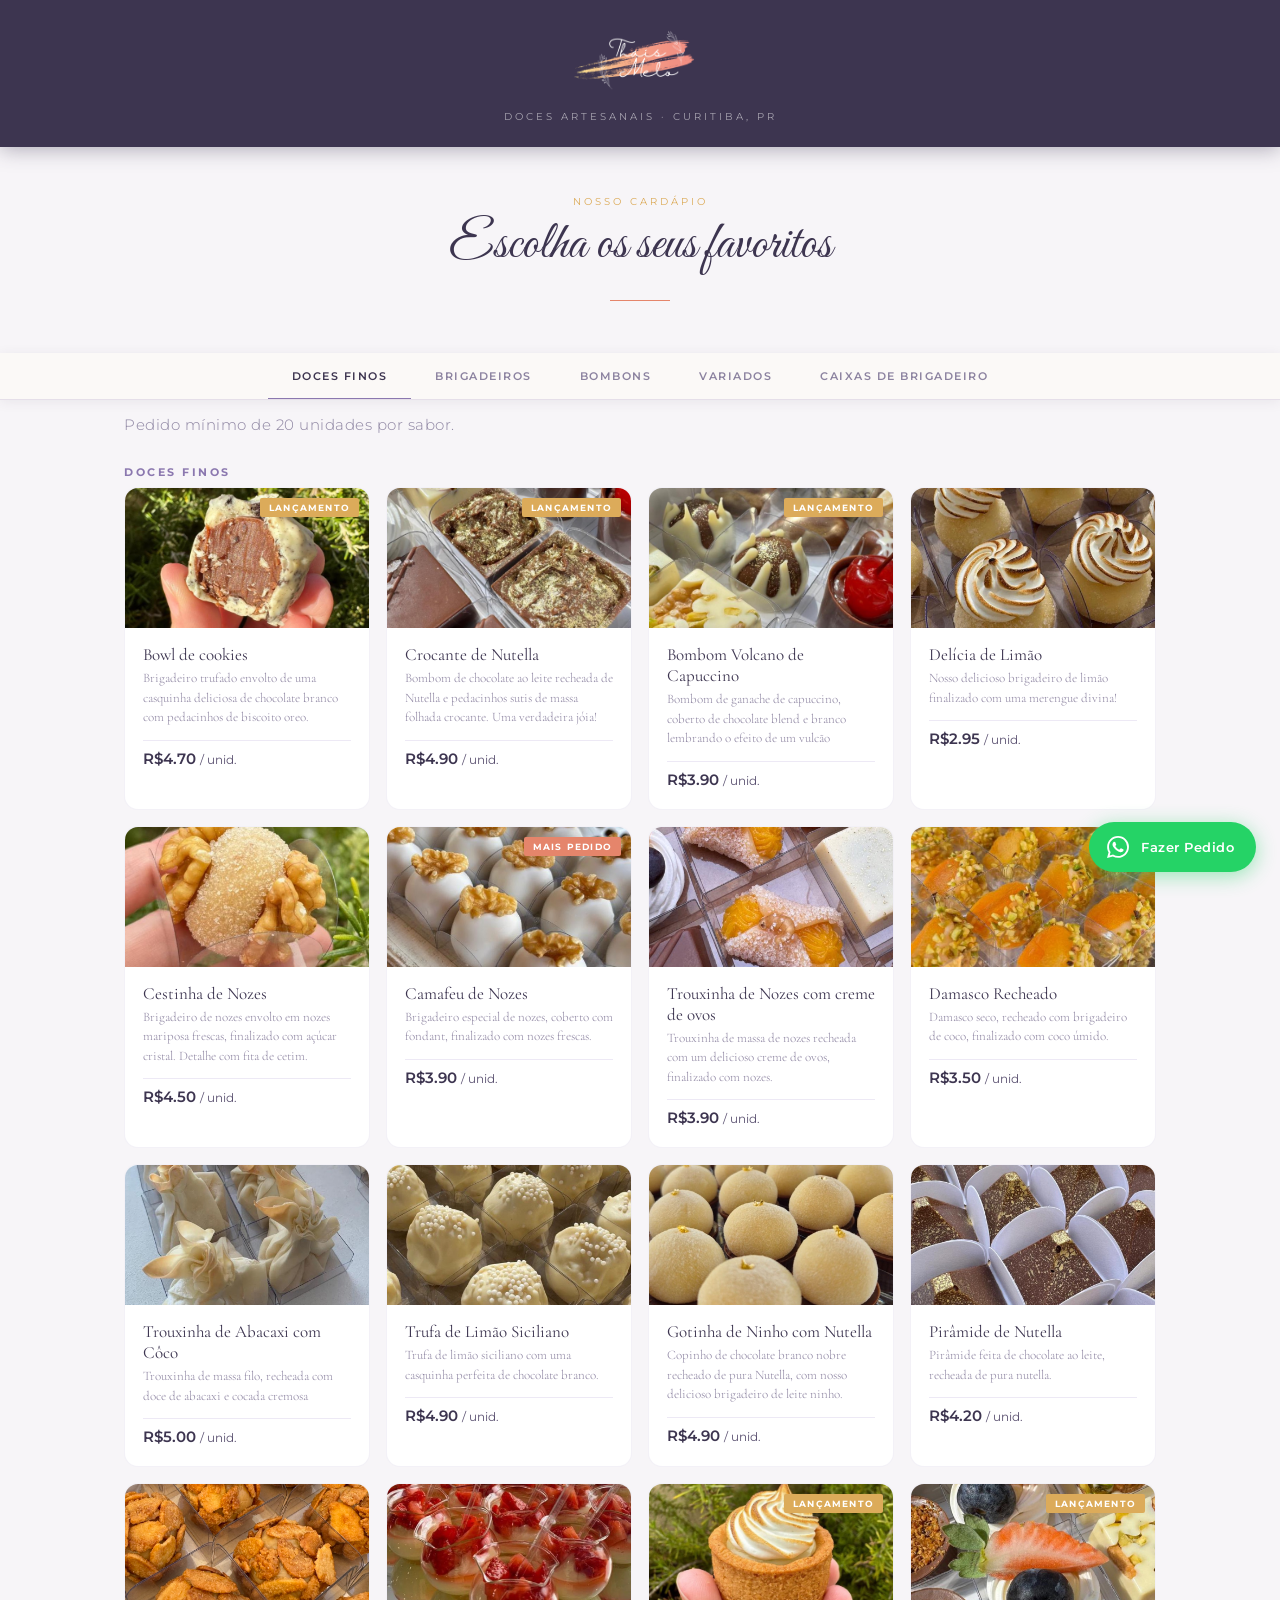
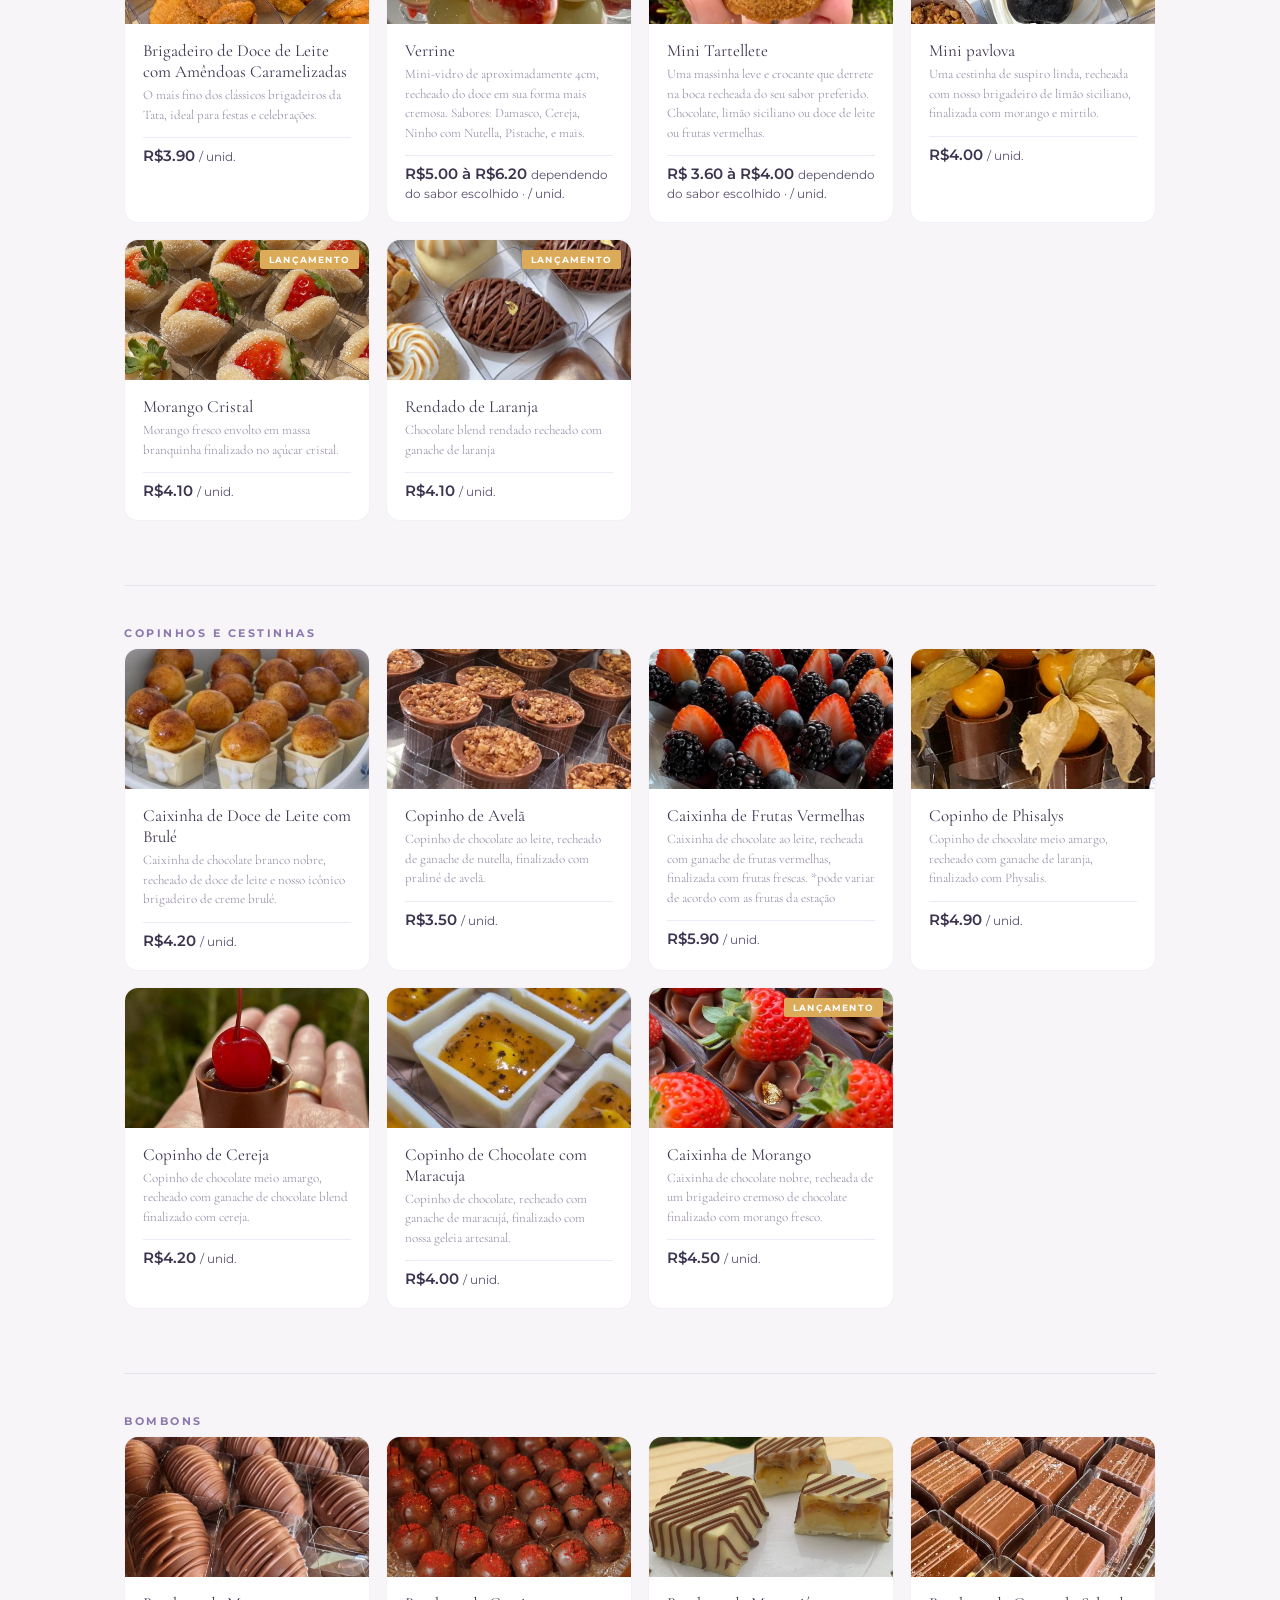
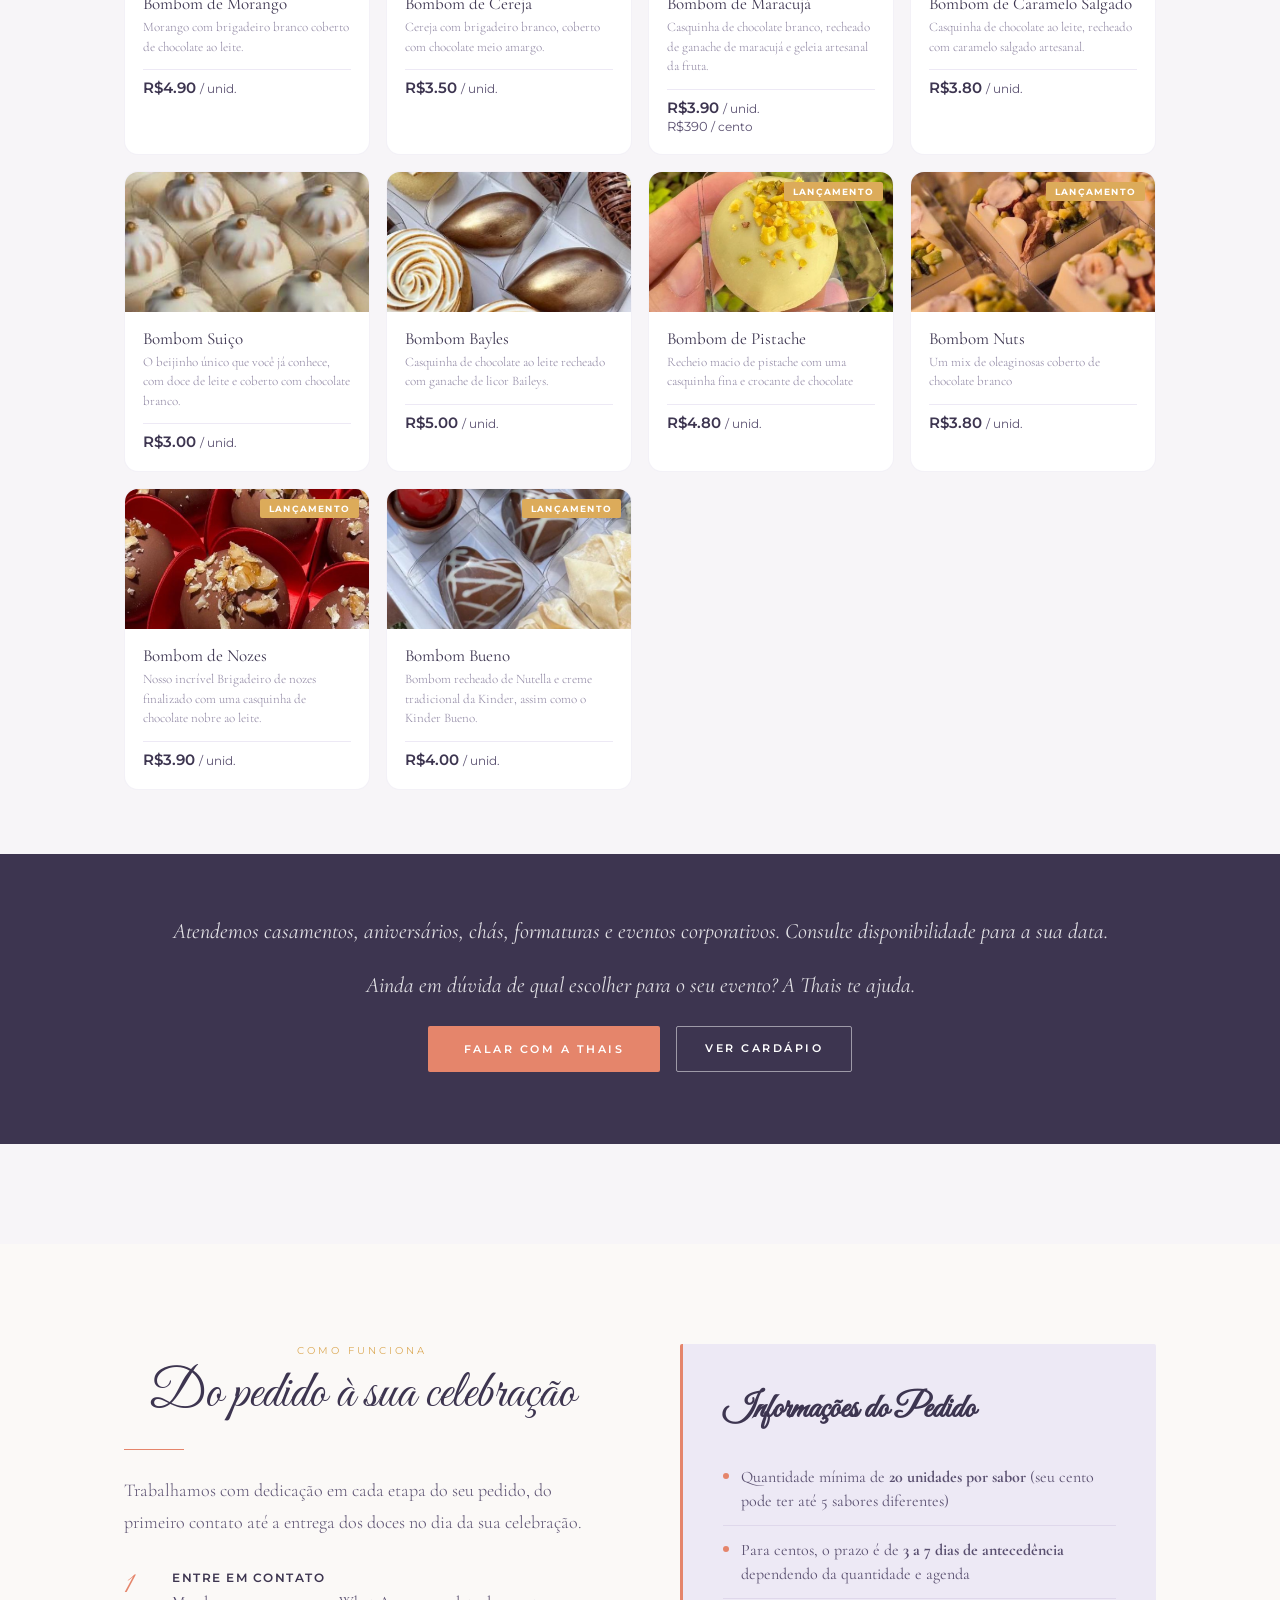
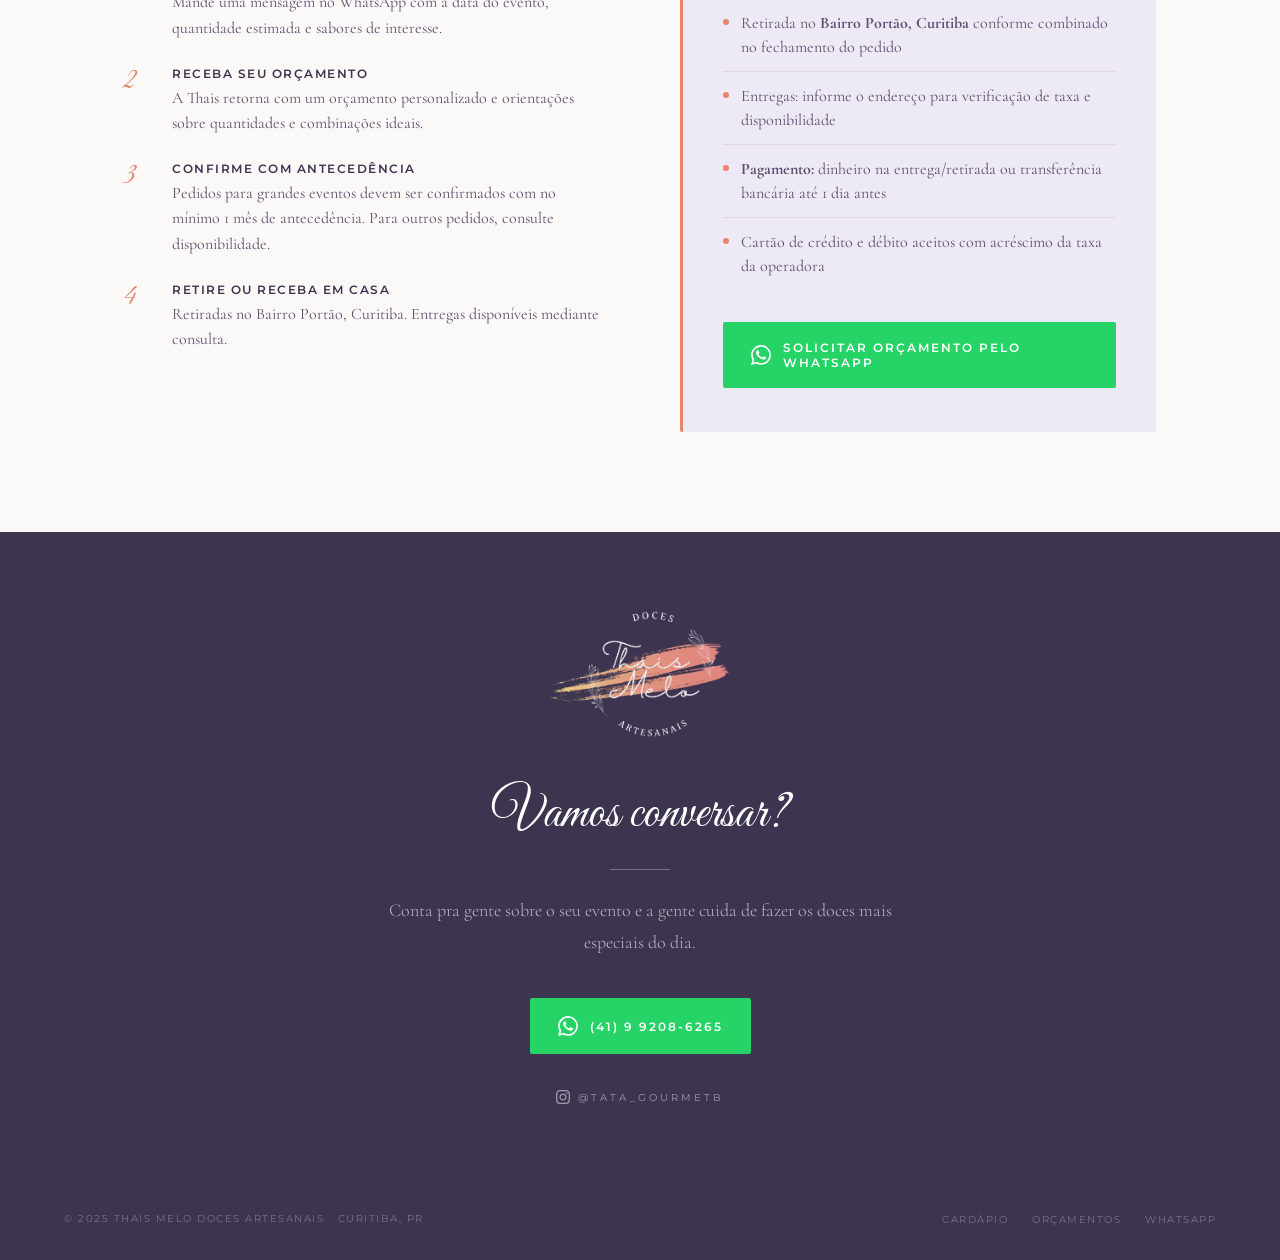
<file: cardapio/index.html>
<!DOCTYPE html>
<html lang="pt-BR">
<head>
  <meta charset="UTF-8">
  <!-- Google tag (gtag.js) -->
  <script async src="https://www.googletagmanager.com/gtag/js?id=G-FHJG4YDVE5"></script>
  <script>
    window.dataLayer = window.dataLayer || [];
    function gtag(){dataLayer.push(arguments);}
    gtag('js', new Date());
    gtag('config', 'G-FHJG4YDVE5');
  </script>
  <meta name="viewport" content="width=device-width, initial-scale=1.0">
  <title>Thais Melo - Doces Artesanais</title>
  <link rel="preconnect" href="https://fonts.googleapis.com">
  <link rel="preconnect" href="https://fonts.gstatic.com" crossorigin>
  <link href="https://fonts.googleapis.com/css2?family=Cormorant+Garamond:ital,wght@0,300;0,400;0,500;0,600;1,300;1,400&family=Great+Vibes&family=Montserrat:wght@300;400;500;600&display=swap" rel="stylesheet">
  <link rel="stylesheet" href="/style.css">
  <link rel="stylesheet" href="/cardapio-style.css">
  <link rel="icon" type="image/png" href="/FILES/Logo-tata-padrao.png">
  <link rel="apple-touch-icon" href="/FILES/Logo-tata-padrao.png">
  <meta name="description" content="Doces finos e brigadeiros gourmet artesanais para casamentos e eventos em Curitiba.">
  <meta property="og:type" content="website">
  <meta property="og:title" content="Thais Melo – Doces Artesanais para Eventos · Curitiba" />
  <meta property="og:description" content="Doces finos e brigadeiros gourmet feitos à mão para casamentos, aniversários e eventos especiais em Curitiba." />
  <meta property="og:image" content="https://thaismelodoces.com.br/FILES/og-tata.jpg" />
  <meta property="og:image:type" content="image/jpeg" />
  <meta property="og:image:width" content="1200" />
  <meta property="og:image:height" content="630" />
  <meta property="og:url" content="https://thaismelodoces.com.br/cardapio/" />
  <meta name="twitter:card" content="summary_large_image">
</head>
<body>

<!-- ── HEADER ──────────────────────────────────────────────────────────────── -->
<header>
  <img class="header-logo" src="/FILES/logo-simplificada-white.png" alt="Tatá Gourmet">
  <p class="header-subtitle">Doces Artesanais · Curitiba, PR</p>
</header>

<!-- ── CARDÁPIO ────────────────────────────────────────────────────────────── -->
<section id="cardapio" class="section-pad">
  <div class="container">
    <div class="cardapio-header">
      <span class="section-eyebrow">Nosso Cardápio</span>
      <h2 class="section-title">Escolha os seus favoritos</h2>
      <div class="divider center"></div>
    </div>
  </div>

  <!-- TABS — fora do container para sticky full-width -->
  <div class="tabs" id="cardapio-tabs">
    <div class="tabs-scroll">
      <button class="tab-btn active" onclick="switchTab('doces-finos')">Doces Finos</button>
      <button class="tab-btn" onclick="switchTab('brigadeiros')">Brigadeiros</button>
      <button class="tab-btn" onclick="switchTab('bombons')">Bombons</button>
      <button class="tab-btn" onclick="switchTab('variados')">Variados</button>
      <button class="tab-btn" onclick="switchTab('caixas')">Caixas de Brigadeiro</button>
    </div>
  </div>

  <div class="container">
    <div class="tab-panel active" id="panel-doces-finos"></div>
    <div class="tab-panel" id="panel-brigadeiros"></div>
    <div class="tab-panel" id="panel-bombons"></div>
    <div class="tab-panel" id="panel-caixas"></div>
    <div class="tab-panel" id="panel-variados"></div>
  </div>

  <!-- CTA below menu -->
  <div class="cardapio-cta-area">
    <p class="cardapio-cta-text">Atendemos casamentos, aniversários, chás, formaturas e eventos corporativos. Consulte disponibilidade para a sua data.</p>
    <p class="cardapio-cta-text">Ainda em dúvida de qual escolher para o seu evento? A Thais te ajuda.</p>
    <div class="cardapio-cta-buttons">
      <a href="https://wa.me/5541992086265?text=Ol%C3%A1%2C+Thais%21+Gostaria+de+solicitar+um+or%C3%A7amento." target="_blank" class="btn-primary">Falar com a Thais</a>
      <a href="#cardapio" class="btn-secondary-light">Ver Cardápio</a>
    </div>
  </div>
</section>

<!-- ORÇAMENTOS -->
<section id="orcamentos" class="section-pad">
  <div class="container">
    <div class="orcamentos-grid">
      <div class="orcamentos-text">
        <span class="section-eyebrow fade-up">Como Funciona</span>
        <h2 class="section-title fade-up">Do pedido à sua celebração</h2>
        <div class="divider fade-up"></div>
        <p class="section-body fade-up">Trabalhamos com dedicação em cada etapa do seu pedido, do primeiro contato até a entrega dos doces no dia da sua celebração.</p>
        <ul class="order-steps">
          <li class="fade-up">
            <span class="step-num">1</span>
            <div class="step-text">
              <h4>Entre em contato</h4>
              <p>Mande uma mensagem no WhatsApp com a data do evento, quantidade estimada e sabores de interesse.</p>
            </div>
          </li>
          <li class="fade-up fade-up-delay-1">
            <span class="step-num">2</span>
            <div class="step-text">
              <h4>Receba seu orçamento</h4>
              <p>A Thais retorna com um orçamento personalizado e orientações sobre quantidades e combinações ideais.</p>
            </div>
          </li>
          <li class="fade-up fade-up-delay-2">
            <span class="step-num">3</span>
            <div class="step-text">
              <h4>Confirme com antecedência</h4>
              <p>Pedidos para grandes eventos devem ser confirmados com no mínimo 1 mês de antecedência. Para outros pedidos, consulte disponibilidade.</p>
            </div>
          </li>
          <li class="fade-up fade-up-delay-3">
            <span class="step-num">4</span>
            <div class="step-text">
              <h4>Retire ou receba em casa</h4>
              <p>Retiradas no Bairro Portão, Curitiba. Entregas disponíveis mediante consulta.</p>
            </div>
          </li>
        </ul>
      </div>
      <div class="fade-up fade-up-delay-1">
        <div class="orcamentos-card">
          <h3>Informações do Pedido</h3>
          <ul class="info-list">
            <li><div class="info-dot"></div><span>Quantidade mínima de <strong>20 unidades por sabor</strong> (seu cento pode ter até 5 sabores diferentes)</span></li>
            <li><div class="info-dot"></div><span>Para centos, o prazo é de <strong>3 a 7 dias de antecedência</strong> dependendo da quantidade e agenda</span></li>
            <li><div class="info-dot"></div><span>Retirada no <strong>Bairro Portão, Curitiba</strong> conforme combinado no fechamento do pedido</span></li>
            <li><div class="info-dot"></div><span>Entregas: informe o endereço para verificação de taxa e disponibilidade</span></li>
            <li><div class="info-dot"></div><span><strong>Pagamento:</strong> dinheiro na entrega/retirada ou transferência bancária até 1 dia antes</span></li>
            <li><div class="info-dot"></div><span>Cartão de crédito e débito aceitos com acréscimo da taxa da operadora</span></li>
          </ul>
          <a class="wpp-btn-big" href="https://wa.me/5541992086265?text=Ol%C3%A1%2C+Thais%21+Gostaria+de+solicitar+um+or%C3%A7amento." target="_blank">
            <svg width="20" height="20" viewBox="0 0 24 24" fill="currentColor"><path d="M17.472 14.382c-.297-.149-1.758-.867-2.03-.967-.273-.099-.471-.148-.67.15-.197.297-.767.966-.94 1.164-.173.199-.347.223-.644.075-.297-.15-1.255-.463-2.39-1.475-.883-.788-1.48-1.761-1.653-2.059-.173-.297-.018-.458.13-.606.134-.133.298-.347.446-.52.149-.174.198-.298.298-.497.099-.198.05-.371-.025-.52-.075-.149-.669-1.612-.916-2.207-.242-.579-.487-.5-.669-.51-.173-.008-.371-.01-.57-.01-.198 0-.52.074-.792.372-.272.297-1.04 1.016-1.04 2.479 0 1.462 1.065 2.875 1.213 3.074.149.198 2.096 3.2 5.077 4.487.709.306 1.262.489 1.694.625.712.227 1.36.195 1.871.118.571-.085 1.758-.719 2.006-1.413.248-.694.248-1.289.173-1.413-.074-.124-.272-.198-.57-.347m-5.421 7.403h-.004a9.87 9.87 0 01-5.031-1.378l-.361-.214-3.741.982.998-3.648-.235-.374a9.86 9.86 0 01-1.51-5.26c.001-5.45 4.436-9.884 9.888-9.884 2.64 0 5.122 1.03 6.988 2.898a9.825 9.825 0 012.893 6.994c-.003 5.45-4.437 9.884-9.885 9.884m8.413-18.297A11.815 11.815 0 0012.05 0C5.495 0 .16 5.335.157 11.892c0 2.096.547 4.142 1.588 5.945L.057 24l6.305-1.654a11.882 11.882 0 005.683 1.448h.005c6.554 0 11.89-5.335 11.893-11.893a11.821 11.821 0 00-3.48-8.413z"/></svg>
            Solicitar Orçamento pelo WhatsApp
          </a>
        </div>
      </div>
    </div>
  </div>
</section>

<!-- CONTATO -->
<section id="contato">
  <div class="contato-inner">
    <a href="/"><img class="contato-logo" src="/FILES/Logo-tata-white.png" alt="Tata Gourmet"></a>
    <h2 class="section-title">Vamos conversar?</h2>
    <div class="divider center divider-light"></div>
    <p class="section-body">
      Conta pra gente sobre o seu evento e a gente cuida de fazer os doces mais especiais do dia.
    </p>
    <a class="wpp-btn-big" href="https://wa.me/5541992086265?text=Ol%C3%A1%2C+Thais%21+Gostaria+de+solicitar+um+or%C3%A7amento." target="_blank">
      <svg width="20" height="20" viewBox="0 0 24 24" fill="currentColor"><path d="M17.472 14.382c-.297-.149-1.758-.867-2.03-.967-.273-.099-.471-.148-.67.15-.197.297-.767.966-.94 1.164-.173.199-.347.223-.644.075-.297-.15-1.255-.463-2.39-1.475-.883-.788-1.48-1.761-1.653-2.059-.173-.297-.018-.458.13-.606.134-.133.298-.347.446-.52.149-.174.198-.298.298-.497.099-.198.05-.371-.025-.52-.075-.149-.669-1.612-.916-2.207-.242-.579-.487-.5-.669-.51-.173-.008-.371-.01-.57-.01-.198 0-.52.074-.792.372-.272.297-1.04 1.016-1.04 2.479 0 1.462 1.065 2.875 1.213 3.074.149.198 2.096 3.2 5.077 4.487.709.306 1.262.489 1.694.625.712.227 1.36.195 1.871.118.571-.085 1.758-.719 2.006-1.413.248-.694.248-1.289.173-1.413-.074-.124-.272-.198-.57-.347m-5.421 7.403h-.004a9.87 9.87 0 01-5.031-1.378l-.361-.214-3.741.982.998-3.648-.235-.374a9.86 9.86 0 01-1.51-5.26c.001-5.45 4.436-9.884 9.888-9.884 2.64 0 5.122 1.03 6.988 2.898a9.825 9.825 0 012.893 6.994c-.003 5.45-4.437 9.884-9.885 9.884m8.413-18.297A11.815 11.815 0 0012.05 0C5.495 0 .16 5.335.157 11.892c0 2.096.547 4.142 1.588 5.945L.057 24l6.305-1.654a11.882 11.882 0 005.683 1.448h.005c6.554 0 11.89-5.335 11.893-11.893a11.821 11.821 0 00-3.48-8.413z"/></svg>
      (41) 9 9208-6265
    </a>
    <div class="social-links">
      <a class="social-link" href="https://www.instagram.com/tata_gourmetb" target="_blank">
        <svg width="14" height="14" viewBox="0 0 24 24" fill="currentColor"><path d="M12 2.163c3.204 0 3.584.012 4.85.07 3.252.148 4.771 1.691 4.919 4.919.058 1.265.069 1.645.069 4.849 0 3.205-.012 3.584-.069 4.849-.149 3.225-1.664 4.771-4.919 4.919-1.266.058-1.644.07-4.85.07-3.204 0-3.584-.012-4.849-.07-3.26-.149-4.771-1.699-4.919-4.92-.058-1.265-.07-1.644-.07-4.849 0-3.204.013-3.583.07-4.849.149-3.227 1.664-4.771 4.919-4.919 1.266-.057 1.645-.069 4.849-.069zm0-2.163c-3.259 0-3.667.014-4.947.072-4.358.2-6.78 2.618-6.98 6.98-.059 1.281-.073 1.689-.073 4.948 0 3.259.014 3.668.072 4.948.2 4.358 2.618 6.78 6.98 6.98 1.281.058 1.689.072 4.948.072 3.259 0 3.668-.014 4.948-.072 4.354-.2 6.782-2.618 6.979-6.98.059-1.28.073-1.689.073-4.948 0-3.259-.014-3.667-.072-4.947-.196-4.354-2.617-6.78-6.979-6.98-1.281-.059-1.69-.073-4.949-.073zm0 5.838c-3.403 0-6.162 2.759-6.162 6.162s2.759 6.163 6.162 6.163 6.162-2.759 6.162-6.163c0-3.403-2.759-6.162-6.162-6.162zm0 10.162c-2.209 0-4-1.79-4-4 0-2.209 1.791-4 4-4s4 1.791 4 4c0 2.21-1.791 4-4 4zm6.406-11.845c-.796 0-1.441.645-1.441 1.44s.645 1.44 1.441 1.44c.795 0 1.439-.645 1.439-1.44s-.644-1.44-1.439-1.44z"/></svg>
        @tata_gourmetb
      </a>
    </div>
  </div>
</section>

<!-- FOOTER -->
<footer>
  <p class="footer-text">© 2025 Thais Melo Doces Artesanais · Curitiba, PR</p>
  <ul class="footer-links">
    <li><a href="#cardapio">Cardápio</a></li>
    <li><a href="#orcamentos">Orçamentos</a></li>
    <li><a href="https://wa.me/5541992086265" target="_blank">WhatsApp</a></li>
  </ul>
</footer>

<!-- ── BOTÃO WhatsApp FIXO ───────────────────────────────────────────────────── -->
<a class="wpp-fab" href="https://wa.me/5541992086265?text=Ol%C3%A1%2C+Thais%21+Gostaria+de+solicitar+um+or%C3%A7amento." target="_blank" rel="noopener">
  <svg width="22" height="22" viewBox="0 0 24 24" fill="currentColor">
    <path d="M17.472 14.382c-.297-.149-1.758-.867-2.03-.967-.273-.099-.471-.148-.67.15-.197.297-.767.966-.94 1.164-.173.199-.347.223-.644.075-.297-.15-1.255-.463-2.39-1.475-.883-.788-1.48-1.761-1.653-2.059-.173-.297-.018-.458.13-.606.134-.133.298-.347.446-.52.149-.174.198-.298.298-.497.099-.198.05-.371-.025-.52-.075-.149-.669-1.612-.916-2.207-.242-.579-.487-.5-.669-.51-.173-.008-.371-.01-.57-.01-.198 0-.52.074-.792.372-.272.297-1.04 1.016-1.04 2.479 0 1.462 1.065 2.875 1.213 3.074.149.198 2.096 3.2 5.077 4.487.709.306 1.262.489 1.694.625.712.227 1.36.195 1.871.118.571-.085 1.758-.719 2.006-1.413.248-.694.248-1.289.173-1.413-.074-.124-.272-.198-.57-.347m-5.421 7.403h-.004a9.87 9.87 0 01-5.031-1.378l-.361-.214-3.741.982.998-3.648-.235-.374a9.86 9.86 0 01-1.51-5.26c.001-5.45 4.436-9.884 9.888-9.884 2.64 0 5.122 1.03 6.988 2.898a9.825 9.825 0 012.893 6.994c-.003 5.45-4.437 9.884-9.885 9.884m8.413-18.297A11.815 11.815 0 0012.05 0C5.495 0 .16 5.335.157 11.892c0 2.096.547 4.142 1.588 5.945L.057 24l6.305-1.654a11.882 11.882 0 005.683 1.448h.005c6.554 0 11.89-5.335 11.893-11.893a11.821 11.821 0 00-3.48-8.413Z"/>
  </svg>
  <span>Fazer Pedido</span>
</a>

<script>window.TATA_SHOW_PRICES = true;</script>
<script src="/main.js"></script>
<script>
(function () {
  var header = document.querySelector('header');
  var tabs   = document.querySelector('.tabs');

  function syncSticky() {
    if (!header || !tabs) return;
    var hh = header.offsetHeight;
    var th = tabs.offsetHeight;
    tabs.style.top = hh + 'px';
    document.querySelectorAll('.subcat-nav').forEach(function (sub) {
      sub.style.top = (hh + th) + 'px';
    });
  }

  // Sync imediato (tabs já existem; subcat-nav ainda não)
  syncSticky();
  window.addEventListener('resize', syncSticky);

  // Detecta quando main.js injetar o subcat-nav via innerHTML assíncrono
  var debounce;
  new MutationObserver(function () {
    clearTimeout(debounce);
    debounce = setTimeout(syncSticky, 50);
  }).observe(document.getElementById('cardapio') || document.body,
    { childList: true, subtree: true });

  // Re-sync ao trocar de aba
  document.addEventListener('click', function (e) {
    if (e.target.classList.contains('tab-btn')) setTimeout(syncSticky, 30);
  });
})();
</script>

</body>
</html>
</file>
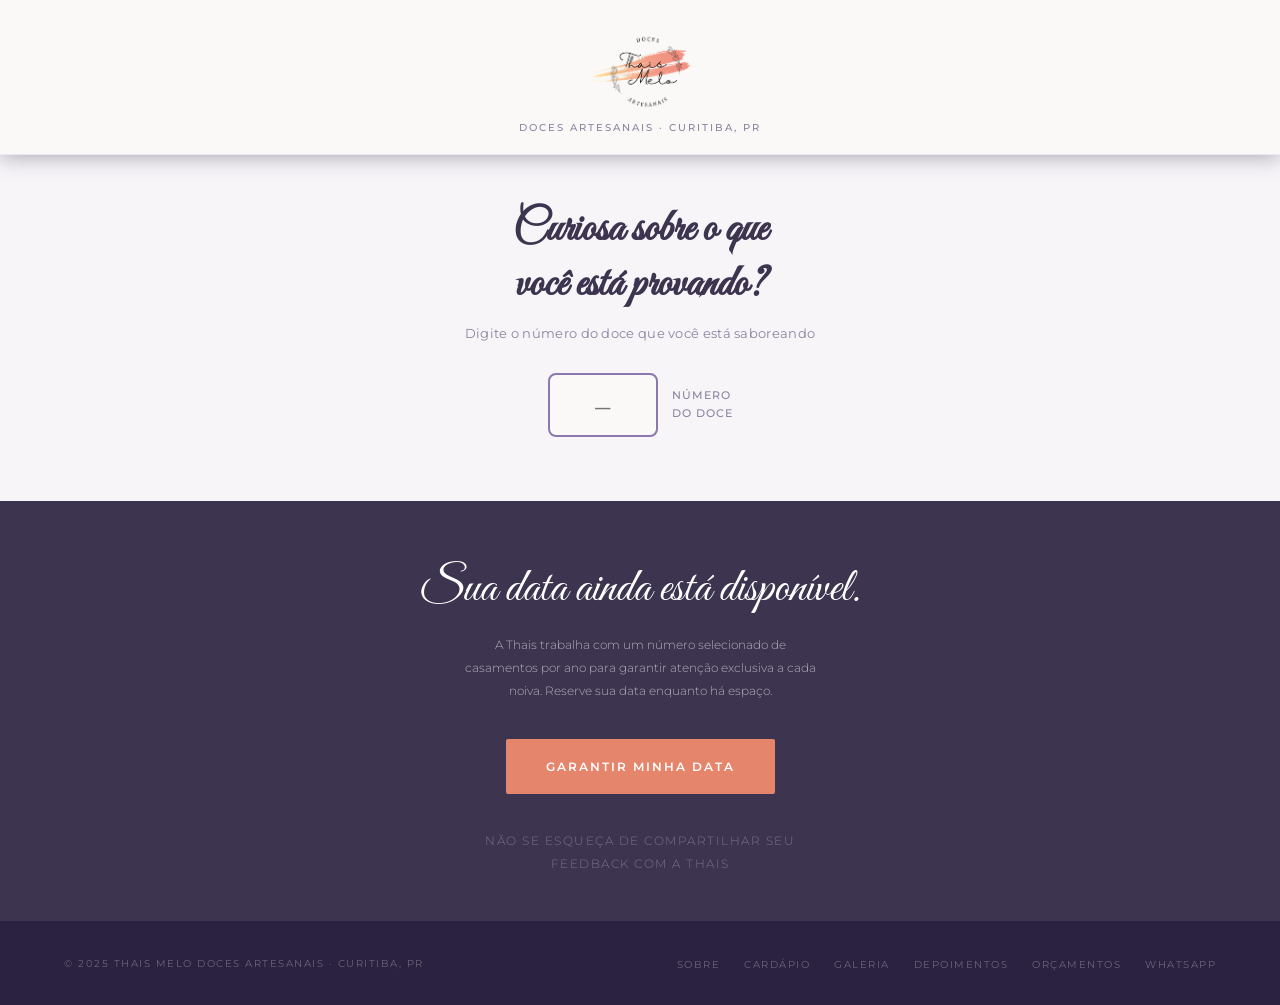
<file: degustacao/index.html>
<!DOCTYPE html>
<html lang="pt-BR">
<head>
<meta charset="UTF-8">
<!-- Google tag (gtag.js) -->
<script async src="https://www.googletagmanager.com/gtag/js?id=G-FHJG4YDVE5"></script>
<script>
  window.dataLayer = window.dataLayer || [];
  function gtag(){dataLayer.push(arguments);}
  gtag('js', new Date());
  gtag('config', 'G-FHJG4YDVE5');
</script>
<meta name="viewport" content="width=device-width, initial-scale=1.0">
<title>Degustação | Thais Melo Doces</title>
<link rel="preconnect" href="https://fonts.googleapis.com">
<link rel="preconnect" href="https://fonts.gstatic.com" crossorigin>
<link href="https://fonts.googleapis.com/css2?family=Cormorant+Garamond:ital,wght@0,300;0,400;0,500;0,600;1,300;1,400&family=Great+Vibes&family=Montserrat:wght@300;400;500;600&display=swap" rel="stylesheet">
<link rel="stylesheet" href="../cardapio-style.css">
<link rel="icon" type="image/png" href="/FILES/Logo-tata-padrao.png">
<link rel="apple-touch-icon" href="/FILES/Logo-tata-padrao.png">
<meta name="description" content="Descubra o que você está provando na degustação de doces Thais Melo.">
<meta name="robots" content="noindex">
<style>
  *, *::before, *::after { box-sizing: border-box; margin: 0; padding: 0; }

  :root {
    --purple: #8B78AF;
    --purple-light: #B4A5CC;
    --purple-pale: #EDE9F5;
    --bg: #F7F5F8;
    --cream: #FBF9F7;
    --peach: #E5856B;
    --gold: #DCAB5A;
    --dark: #3D3550;
    --text: #5A5070;
    --text-light: #8C83A0;
    --wpp: #25D366;
    --wpp-dark: #1EBE5A;
  }

  body {
    background: var(--bg);
    font-family: 'Cormorant Garamond', serif;
    color: var(--text);
    min-height: 100vh;
    display: flex;
    flex-direction: column;
  }

  /* ── CORRIGE BADGES (estão em style.css, não em cardapio-style.css) ── */
  .product-img-wrap { position: relative; }

  .product-img {
    width: 100%;
    height: auto;
    aspect-ratio: 1 / 1;
    object-fit: cover;
    object-position: center;
    display: block;
  }

  .product-badge {
    position: absolute;
    top: 10px;
    right: 10px;
    font-family: 'Montserrat', sans-serif;
    font-size: 9px;
    font-weight: 700;
    letter-spacing: 1.2px;
    text-transform: uppercase;
    padding: 4px 9px;
    border-radius: 2px;
    color: #fff;
    z-index: 2;
    pointer-events: none;
  }
  .product-badge--em-breve    { background: var(--text-light); }
  .product-badge--lancamento  { background: var(--gold); }
  .product-badge--mais-pedido { background: var(--peach); }

  /* ── CARD REDESENHADO PARA DEGUSTAÇÃO ── */
  .dg-resultado .product-card {
    max-width: 320px;
    width: 100%;
    border-radius: 16px;
  }

  .dg-resultado .product-name {
    font-size: 22px;
    font-weight: 500;
    text-align: center;
    line-height: 1.3;
  }

  .dg-resultado .product-desc {
    text-align: center;
    font-size: 14px;
  }

  .dg-resultado .product-info {
    padding: 20px 20px 24px;
  }

  /* ── HEADER ── */
  .dg-header {
    text-align: center;
    padding: 32px 24px 20px;
    background: var(--cream);
    border-bottom: 1px solid rgba(139,120,175,0.15);
  }

  .dg-header img {
    width: 110px;
    display: block;
    margin: 0 auto 10px;
  }

  .dg-tagline {
    font-family: 'Montserrat', sans-serif;
    font-size: 10px;
    font-weight: 500;
    letter-spacing: 2px;
    color: var(--text-light);
    text-transform: uppercase;
  }

  /* ── MAIN ── */
  main {
    flex: 1;
    display: flex;
    flex-direction: column;
    align-items: center;
    justify-content: center;
  }

  /* ── HERO / BUSCA ── */
  .dg-hero {
    text-align: center;
    padding: 48px 24px 36px;
    width: 100%;
    max-width: 520px;
  }

  .dg-hero h1 {
    font-family: 'Great Vibes', cursive;
    font-size: clamp(30px, 8vw, 44px);
    color: var(--dark);
    line-height: 1.25;
    margin-bottom: 12px;
  }

  .dg-hero p {
    font-family: 'Montserrat', sans-serif;
    font-size: 13px;
    font-weight: 400;
    color: var(--text-light);
    letter-spacing: 0.3px;
    margin-bottom: 32px;
  }

  .dg-input-wrap {
    display: inline-flex;
    align-items: center;
    gap: 14px;
  }

  .dg-input {
    appearance: none;
    -moz-appearance: textfield;
    width: 110px;
    height: 64px;
    border: 2px solid var(--purple);
    border-radius: 8px;
    background: var(--cream);
    font-family: 'Cormorant Garamond', serif;
    font-size: 34px;
    font-weight: 500;
    color: var(--dark);
    text-align: center;
    outline: none;
    transition: border-color 0.2s, box-shadow 0.2s;
  }

  .dg-input::-webkit-outer-spin-button,
  .dg-input::-webkit-inner-spin-button { -webkit-appearance: none; }

  .dg-input:focus {
    border-color: var(--peach);
    box-shadow: 0 0 0 3px rgba(229,133,107,0.18);
  }

  .dg-input-label {
    font-family: 'Montserrat', sans-serif;
    font-size: 11px;
    font-weight: 500;
    color: var(--text-light);
    letter-spacing: 1px;
    text-transform: uppercase;
    text-align: left;
    line-height: 1.6;
  }

  /* ── RESULTADO ── */
  .dg-resultado {
    width: 100%;
    max-width: 400px;
    padding: 0 24px 8px;
    margin-bottom: 20px;
    display: flex;
    flex-direction: column;
    align-items: center;
    gap: 10px;
  }

  .dg-doce-num {
    font-family: 'Montserrat', sans-serif;
    font-size: 11px;
    font-weight: 500;
    letter-spacing: 2px;
    text-transform: uppercase;
    color: var(--text-light);
    text-align: center;
  }

  .dg-not-found {
    text-align: center;
    padding: 28px 24px;
    background: var(--cream);
    border-radius: 12px;
    border: 1px solid rgba(139,120,175,0.15);
    width: 100%;
    max-width: 320px;
    display: flex;
    flex-direction: column;
    align-items: center;
    gap: 16px;
  }

  .dg-not-found p {
    font-family: 'Montserrat', sans-serif;
    font-size: 13px;
    color: var(--text-light);
    line-height: 1.7;
  }

  /* ── BOTÃO GHOST SALMÃO (feedback) ── */
  .dg-ghost-btn {
    display: inline-flex;
    align-items: center;
    justify-content: center;
    gap: 8px;
    background: transparent;
    color: var(--peach);
    border: 1px solid var(--peach);
    font-family: 'Montserrat', sans-serif;
    font-size: 11px;
    font-weight: 500;
    letter-spacing: 2.5px;
    text-transform: uppercase;
    padding: 14px 28px;
    border-radius: 2px;
    text-decoration: none;
    transition: background 0.3s, transform 0.2s;
  }
  .dg-ghost-btn:hover { background: rgba(229,133,107,0.1); transform: translateY(-1px); }

  /* ── BOTÃO CTA PRINCIPAL (fechar pedido) ── */
  .dg-cta-btn {
    display: inline-flex;
    align-items: center;
    justify-content: center;
    gap: 10px;
    background: var(--peach);
    color: #fff;
    font-family: 'Montserrat', sans-serif;
    font-size: 12px;
    font-weight: 600;
    letter-spacing: 2px;
    text-transform: uppercase;
    padding: 20px 40px;
    border-radius: 2px;
    text-decoration: none;
    transition: background 0.3s, transform 0.2s;
  }
  .dg-cta-btn:hover { background: var(--dark); transform: translateY(-2px); }

  /* ── BOTÃO WHATSAPP (estado não encontrado) ── */
  .dg-wpp-btn {
    display: inline-flex;
    align-items: center;
    justify-content: center;
    gap: 8px;
    background: #25D366;
    color: #fff;
    font-family: 'Montserrat', sans-serif;
    font-size: 11px;
    font-weight: 600;
    letter-spacing: 2px;
    text-transform: uppercase;
    padding: 14px 24px;
    border-radius: 2px;
    text-decoration: none;
    transition: background 0.3s, transform 0.2s;
  }
  .dg-wpp-btn:hover { background: #1EBE5A; transform: translateY(-2px); }

  .dg-wpp-icon {
    width: 18px;
    height: 18px;
    flex-shrink: 0;
  }

  /* ── URGENCY SECTION ── */
  .dg-urgency {
    width: 100%;
    background: var(--dark);
    text-align: center;
    padding: 60px 24px 10px;
  }

  .dg-urgency-inner {
    max-width: 500px;
    margin: 0 auto;
  }

  .dg-urgency h2 {
    font-family: 'Great Vibes', cursive;
    font-size: clamp(34px, 8vw, 48px);
    font-weight: 400;
    color: #fff;
    line-height: 1.2;
    margin-bottom: 16px;
  }

  .dg-urgency p {
    font-family: 'Montserrat', sans-serif;
    font-size: 12px;
    font-weight: 300;
    color: rgba(255,255,255,0.6);
    line-height: 1.9;
    margin-bottom: 36px;
    max-width: 360px;
    margin-left: auto;
    margin-right: auto;
  }

  /* ── FEEDBACK DISCRETO (urgency) ── */
  .dg-urgency-feedback {
    margin-top: 36px;
    margin-bottom: 0;
    font-family: 'Montserrat', sans-serif;
    font-size: 10px;
    letter-spacing: 1.5px;
    text-transform: uppercase;
  }
  .dg-urgency-feedback a {
    color: rgba(255,255,255,0.3);
    text-decoration: none;
    transition: color 0.3s;
  }
  .dg-urgency-feedback a:hover { color: var(--peach); }

  /* ── FOOTER REAL DO SITE ── */
  footer {
    background: #2A2240;
    padding: 32px 5vw;
    display: flex;
    align-items: center;
    justify-content: space-between;
    flex-wrap: wrap;
    gap: 16px;
  }

  .footer-text {
    font-family: 'Montserrat', sans-serif;
    font-size: 10px;
    letter-spacing: 1.5px;
    color: rgba(255,255,255,0.3);
    text-transform: uppercase;
  }

  .footer-links {
    display: flex;
    gap: 24px;
    list-style: none;
    flex-wrap: wrap;
  }

  .footer-links a {
    font-family: 'Montserrat', sans-serif;
    font-size: 10px;
    letter-spacing: 1.5px;
    text-transform: uppercase;
    color: rgba(255,255,255,0.3);
    text-decoration: none;
    transition: color 0.3s;
  }

  .footer-links a:hover { color: var(--peach); }

  @media (max-width: 480px) {
    footer { flex-direction: column; align-items: flex-start; }
    .footer-links { gap: 16px; }
  }

  @media (min-width: 860px) {
    main.dg-has-result {
      flex-direction: row;
      align-items: center;
      justify-content: center;
      gap: 48px;
      padding: 40px;
    }
    main.dg-has-result .dg-hero {
      flex: 0 0 420px;
      padding: 0;
      text-align: left;
    }
    main.dg-has-result .dg-hero h1 {
      text-align: left;
    }
    main.dg-has-result .dg-resultado {
      flex: 0 0 400px;
      padding: 0;
      margin-bottom: 0;
    }
  }
</style>
</head>
<body>

<header class="dg-header">
  <a href="/" aria-label="Ir para o site Thais Melo">
    <img src="/FILES/Logo-tata-padrao.png" alt="Thais Melo Doces">
  </a>
  <p class="dg-tagline">Doces Artesanais &middot; Curitiba, PR</p>
</header>

<main>
  <section class="dg-hero">
    <h1>Curiosa sobre o que<br>você está provando?</h1>
    <p>Digite o número do doce que você está saboreando</p>
    <div class="dg-input-wrap">
      <input
        id="numInput"
        class="dg-input"
        type="number"
        min="1"
        max="99"
        placeholder="–"
        inputmode="numeric"
        autocomplete="off"
      >
      <span class="dg-input-label">número<br>do doce</span>
    </div>
  </section>

  <section class="dg-resultado" id="resultado"></section>

</main>

<!-- URGENCY -->
<section class="dg-urgency">
  <div class="dg-urgency-inner">
    <h2>Sua data ainda está disponível.</h2>
    <p>A Thais trabalha com um número selecionado de casamentos por ano para garantir atenção exclusiva a cada noiva. Reserve sua data enquanto há espaço.</p>
    <a class="dg-cta-btn" href="https://wa.me/5541992086265?text=Oi+Thais%21+Amei+a+degusta%C3%A7%C3%A3o+e+gostaria+de+reservar+a+data+do+meu+evento.+Podemos+conversar%3F" target="_blank" rel="noopener">
      Garantir minha data
    </a>
    <p class="dg-urgency-feedback">
      <a href="https://wa.me/5541992086265?text=Oi+Thais%21+Quero+compartilhar+meu+feedback+sobre+a+degusta%C3%A7%C3%A3o." target="_blank" rel="noopener">Não se esqueça de compartilhar seu feedback com a Thais</a>
    </p>
  </div>
</section>

<footer>
  <p class="footer-text">© 2025 Thais Melo Doces Artesanais · Curitiba, PR</p>
  <ul class="footer-links">
    <li><a href="/#sobre">Sobre</a></li>
    <li><a href="/#cardapio">Cardápio</a></li>
    <li><a href="/galeria.html">Galeria</a></li>
    <li><a href="/#depoimentos">Depoimentos</a></li>
    <li><a href="/#orcamentos">Orçamentos</a></li>
    <li><a href="https://wa.me/5541992086265" target="_blank" rel="noopener">WhatsApp</a></li>
  </ul>
</footer>

<script src="/main.js"></script>
<script>
  (function () {
    var input  = document.getElementById('numInput');
    var result = document.getElementById('resultado');
    var WPP_NOT = 'https://wa.me/5541992086265?text=Oi+Thais%21+Estou+na+p%C3%A1gina+de+degusta%C3%A7%C3%A3o+e+n%C3%A3o+encontrei+o+n%C3%BAmero+do+doce.+Pode+me+ajudar%3F';
    var WPP_SVG = '<svg class="dg-wpp-icon" xmlns="http://www.w3.org/2000/svg" viewBox="0 0 24 24" fill="currentColor"><path d="M17.472 14.382c-.297-.149-1.758-.867-2.03-.967-.273-.099-.471-.148-.67.15-.197.297-.767.966-.94 1.164-.173.199-.347.223-.644.075-.297-.15-1.255-.463-2.39-1.475-.883-.788-1.48-1.761-1.653-2.059-.173-.297-.018-.458.13-.606.134-.133.298-.347.446-.52.149-.174.198-.298.298-.497.099-.198.05-.371-.025-.52-.075-.149-.669-1.612-.916-2.207-.242-.579-.487-.5-.669-.51-.173-.008-.371-.01-.57-.01-.198 0-.52.074-.792.372-.272.297-1.04 1.016-1.04 2.479 0 1.462 1.065 2.875 1.213 3.074.149.198 2.096 3.2 5.077 4.487.709.306 1.262.489 1.694.625.712.227 1.36.195 1.871.118.571-.085 1.758-.719 2.006-1.413.248-.694.248-1.289.173-1.413-.074-.124-.272-.198-.57-.347m-5.421 7.403h-.004a9.87 9.87 0 01-5.031-1.378l-.361-.214-3.741.982.998-3.648-.235-.374a9.86 9.86 0 01-1.51-5.26c.001-5.45 4.436-9.884 9.888-9.884 2.64 0 5.122 1.03 6.988 2.898a9.825 9.825 0 012.893 6.994c-.003 5.45-4.437 9.884-9.885 9.884m8.413-18.297A11.815 11.815 0 0012.05 0C5.495 0 .16 5.335.157 11.892c0 2.096.547 4.142 1.588 5.945L.057 24l6.305-1.654a11.882 11.882 0 005.683 1.448h.005c6.554 0 11.89-5.335 11.893-11.893a11.821 11.821 0 00-3.48-8.413z"/></svg>';

    var FLAG_NORMALIZE = { 'mais pedido': 'Mais Pedido', 'lançamento': 'Lançamento', 'em breve': 'Em Breve' };
    var csvData = null;
    var timer   = null;

    fetch('/categorias.csv')
      .then(function (r) { return r.text(); })
      .then(function (text) {
        var rows    = parseCSV(text);
        var headers = rows[0].map(function (h) { return h.trim(); });
        csvData = rows.slice(1).map(function (row) {
          var o = {};
          headers.forEach(function (h, i) { o[h] = (row[i] || '').trim(); });
          var fl = (o['flag'] || '').toLowerCase();
          if (FLAG_NORMALIZE[fl]) o['flag'] = FLAG_NORMALIZE[fl];
          return o;
        }).filter(function (p) {
          var n = parseInt(p['#'], 10);
          return p['status'] === 'ativo' && !isNaN(n) && n > 0;
        });
      })
      .catch(function () { csvData = []; });

    function withDisplayName(p) {
      var cat = (p['Categoria'] || '').trim().toLowerCase();
      if (cat !== 'brigadeiros') return p;
      var nome = p['Produto'] || '';
      if (nome.toLowerCase().indexOf('brigadeiro') === 0) return p;
      var copy = {};
      for (var k in p) copy[k] = p[k];
      copy['Produto'] = 'Brigadeiro de ' + nome;
      return copy;
    }

    input.addEventListener('input', function () {
      clearTimeout(timer);
      timer = setTimeout(lookup, 300);
    });

    var mainEl = document.querySelector('main');

    function setResult(html) {
      result.innerHTML = html;
      mainEl.classList.toggle('dg-has-result', html !== '');
    }

    function lookup() {
      var raw = input.value.trim();
      if (!raw) { setResult(''); return; }
      var num = parseInt(raw, 10);
      if (isNaN(num) || num < 1) { setResult(''); return; }
      if (!csvData) { setResult(''); return; }

      var seen    = {};
      var matches = [];
      csvData.forEach(function (p) {
        if (parseInt(p['#'], 10) === num && !seen[p['Produto']]) {
          seen[p['Produto']] = true;
          matches.push(p);
        }
      });

      if (!matches.length) {
        setResult(
          '<div class="dg-not-found">' +
            '<p>Hmm, não encontramos esse número.<br>Confira a etiqueta ou fale com a Thais.</p>' +
            '<a class="dg-wpp-btn" href="' + WPP_NOT + '" target="_blank" rel="noopener">' +
              WPP_SVG + 'Falar com a Thais' +
            '</a>' +
          '</div>'
        );
        return;
      }

      setResult(
        '<p class="dg-doce-num">Doce #' + num + '</p>' +
        matches.map(function (p) { return renderProductCard(withDisplayName(p)); }).join('')
      );
    }
  }());
</script>
</body>
</html>
</file>
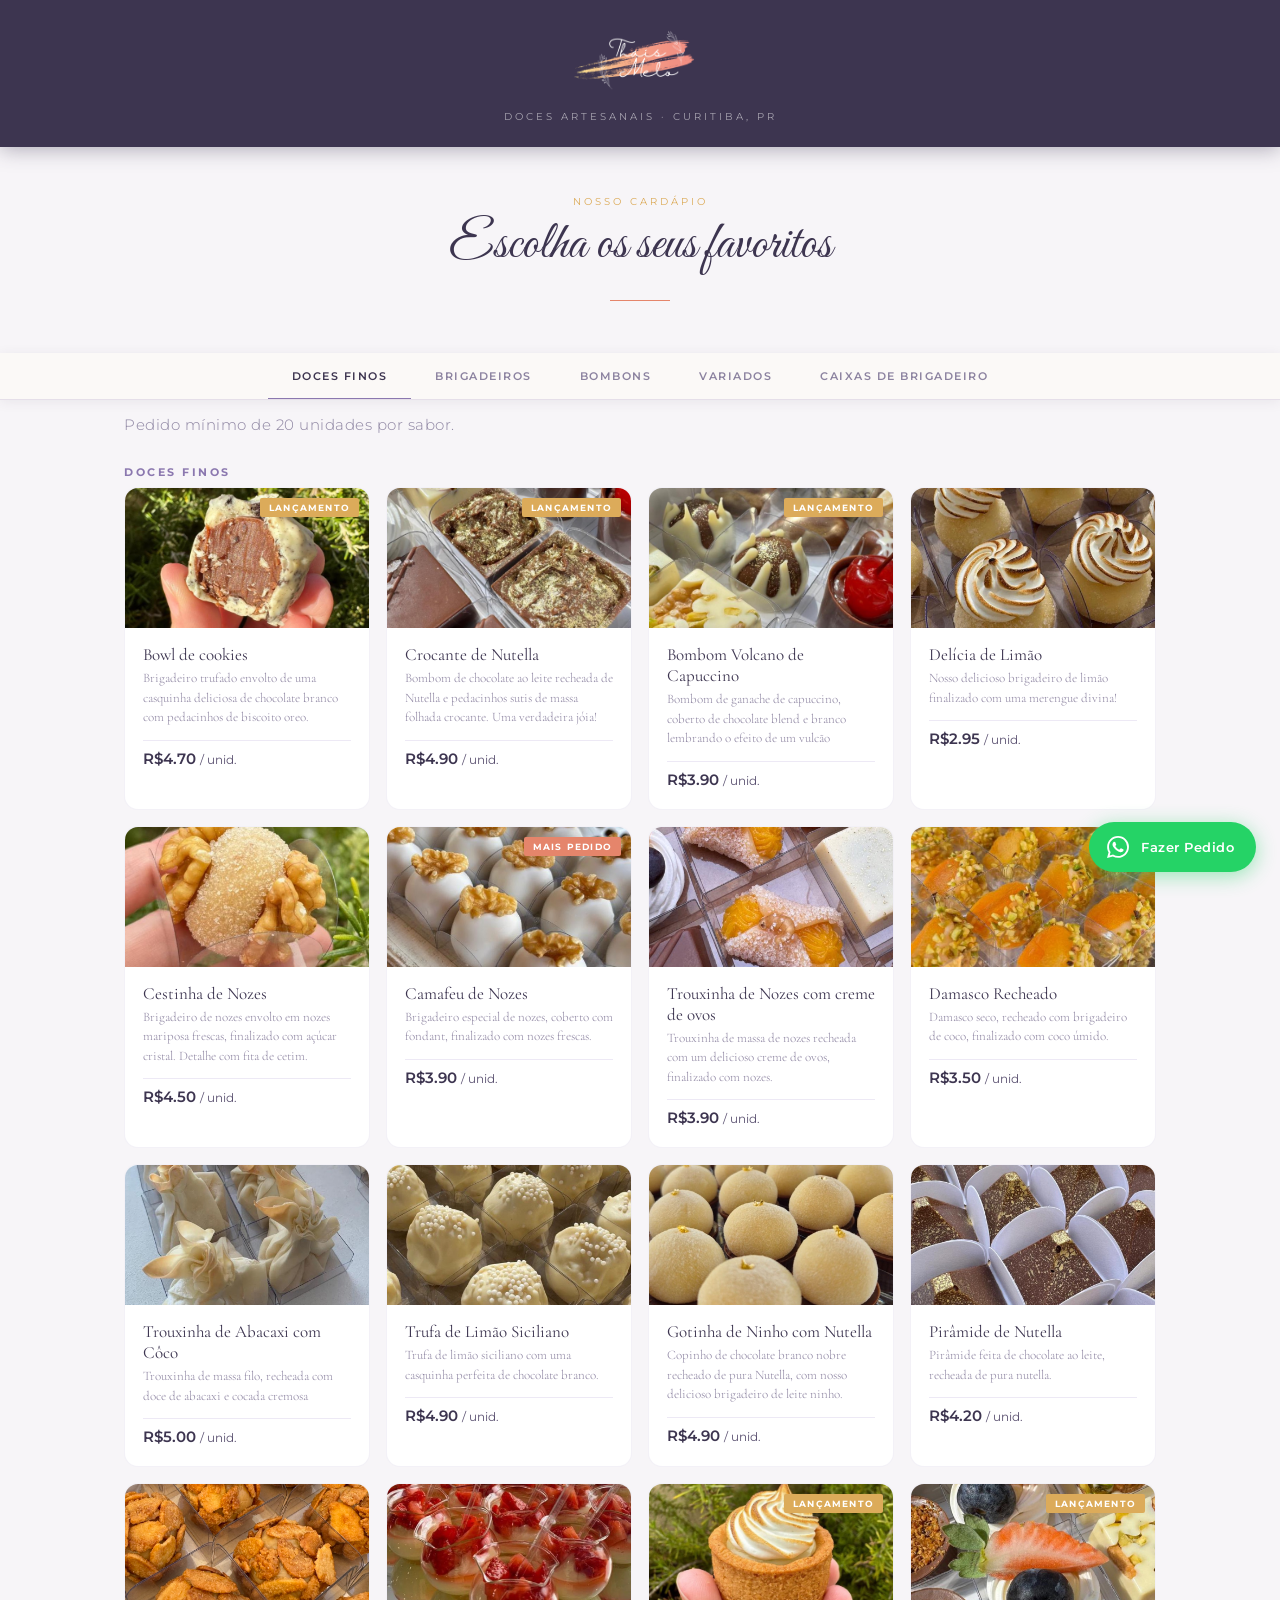
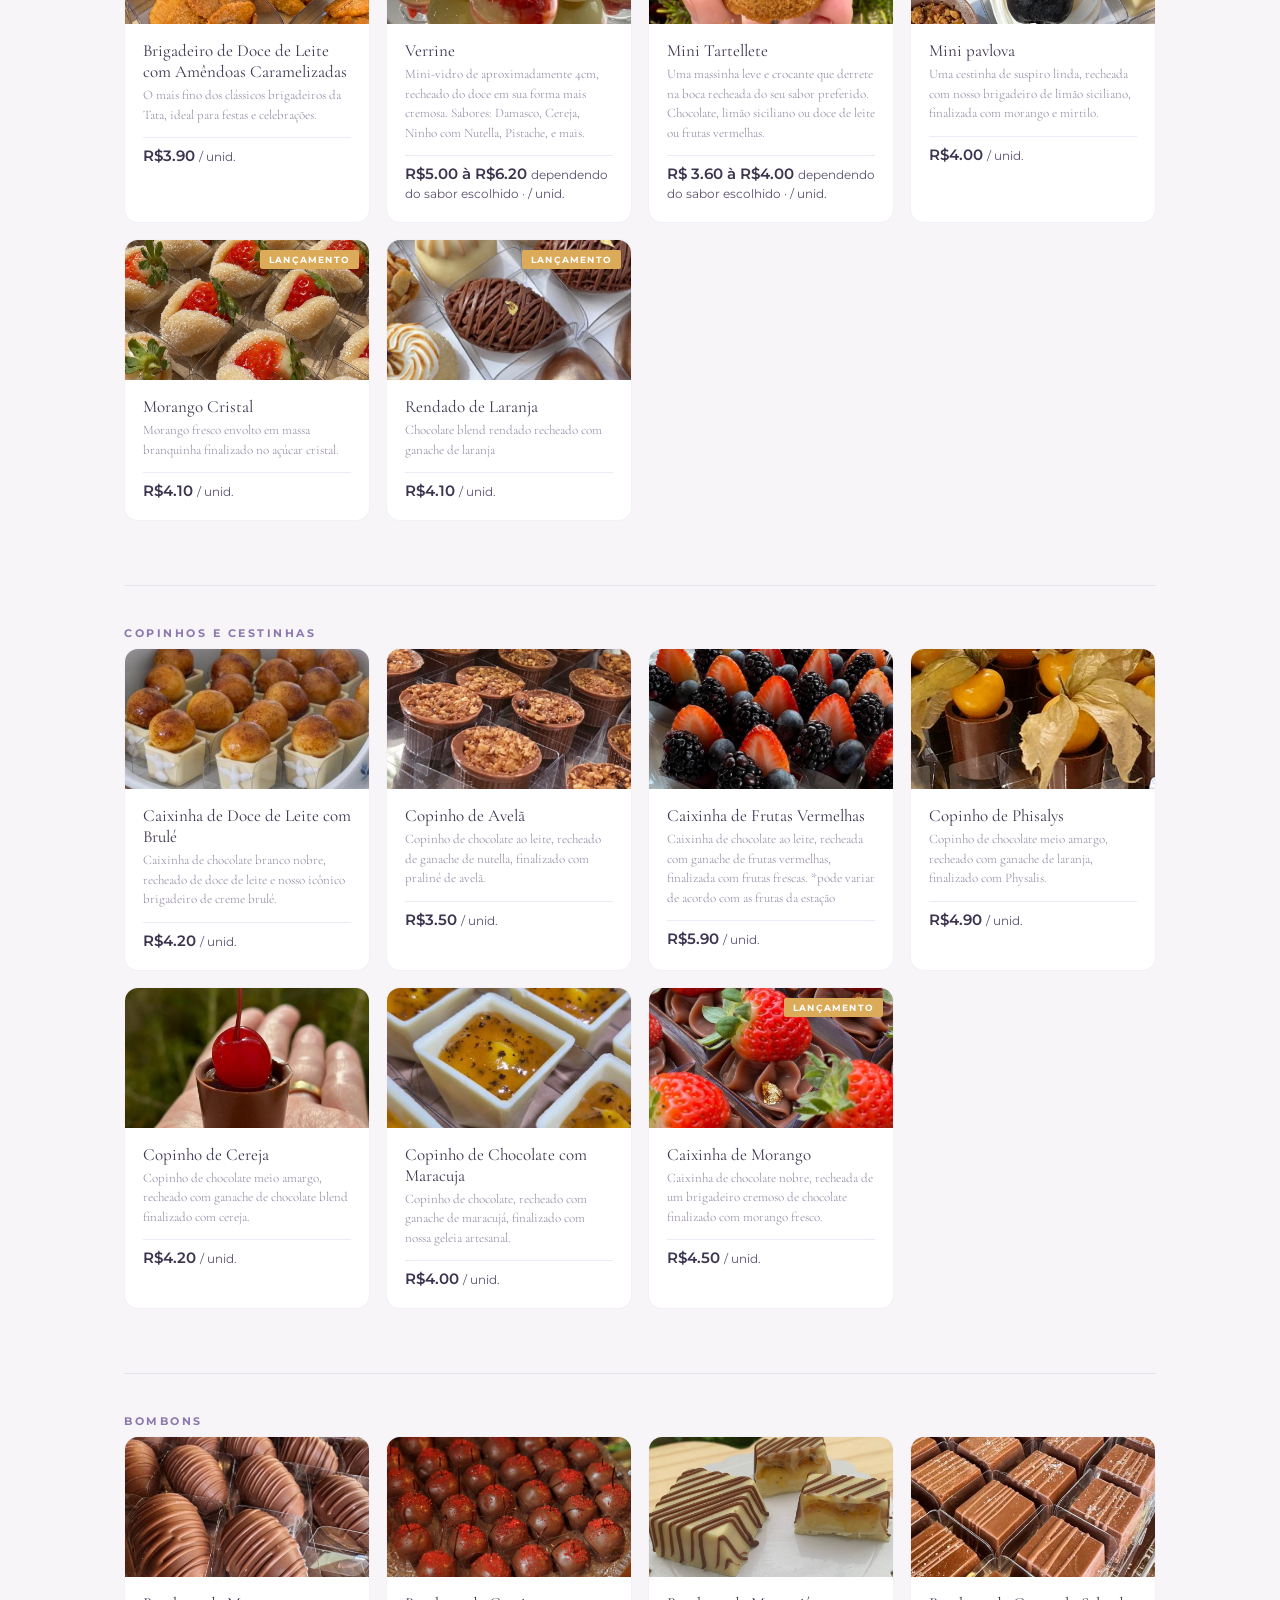
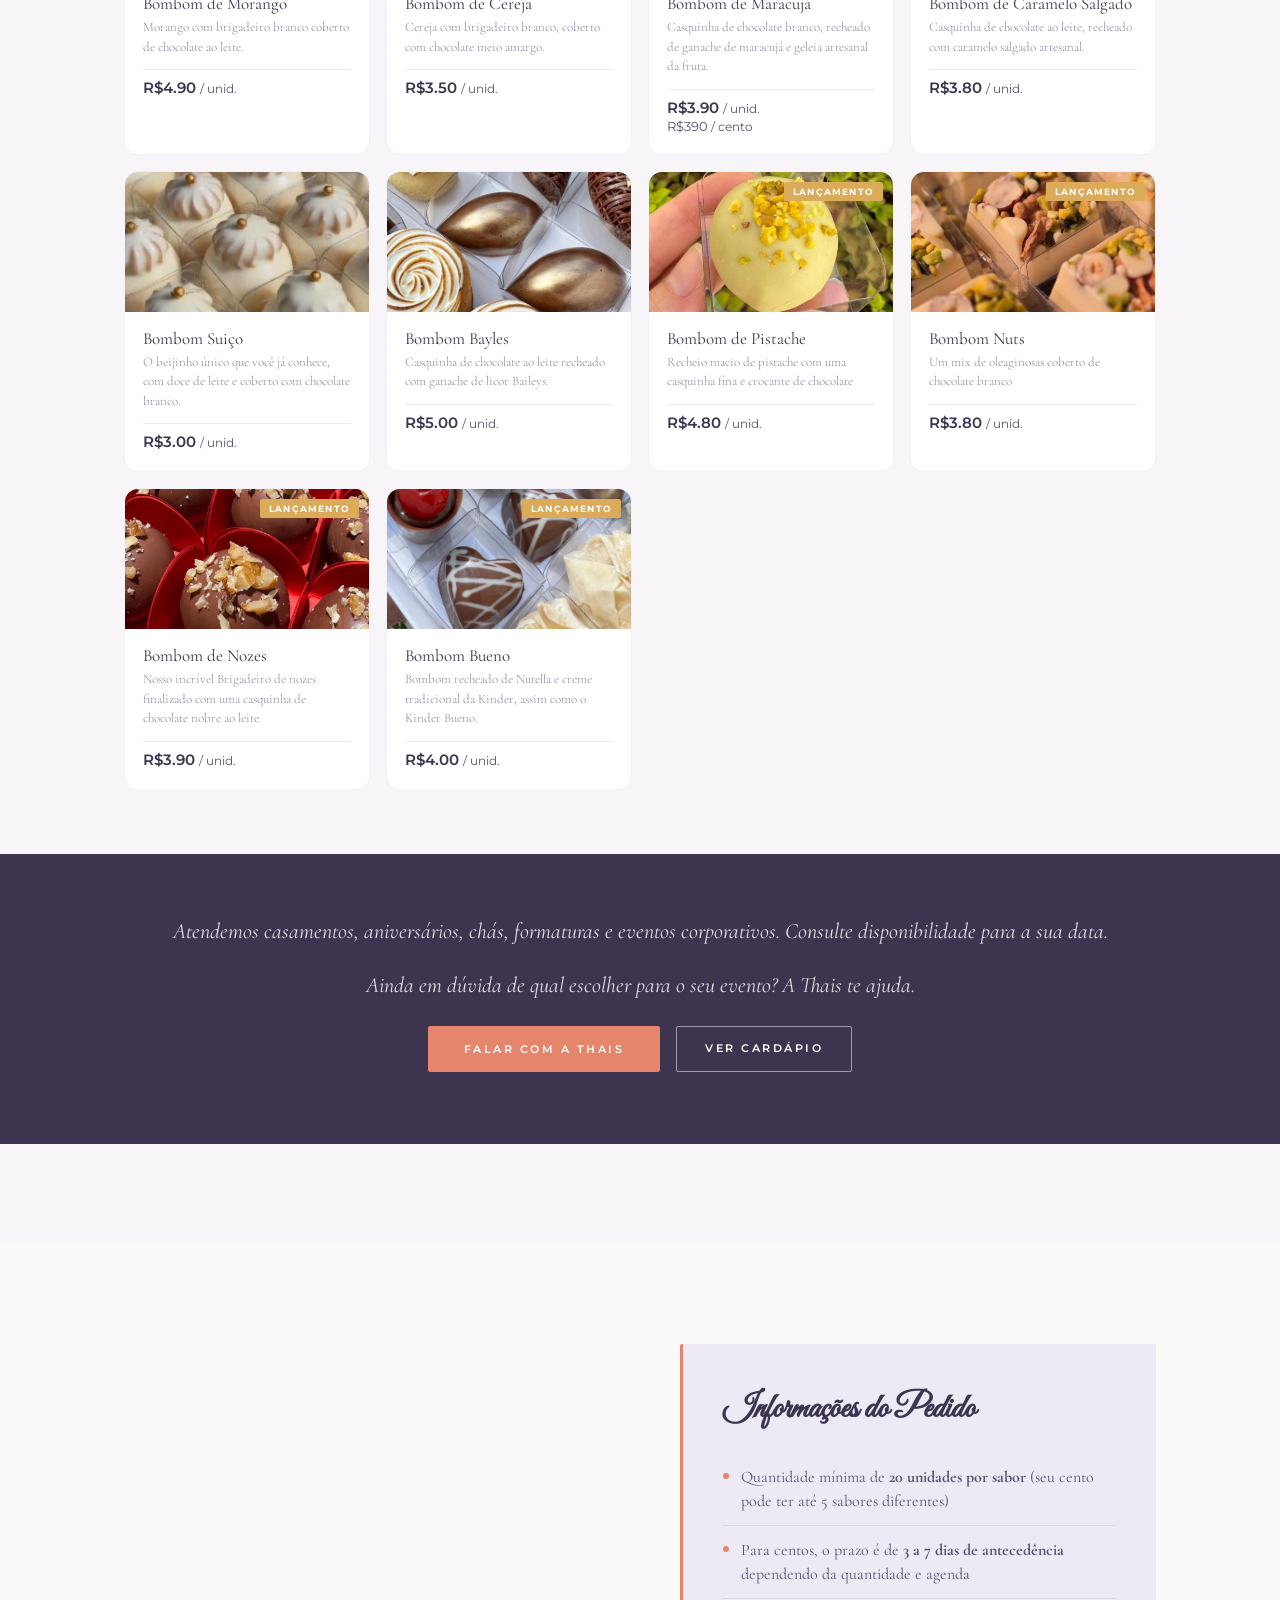
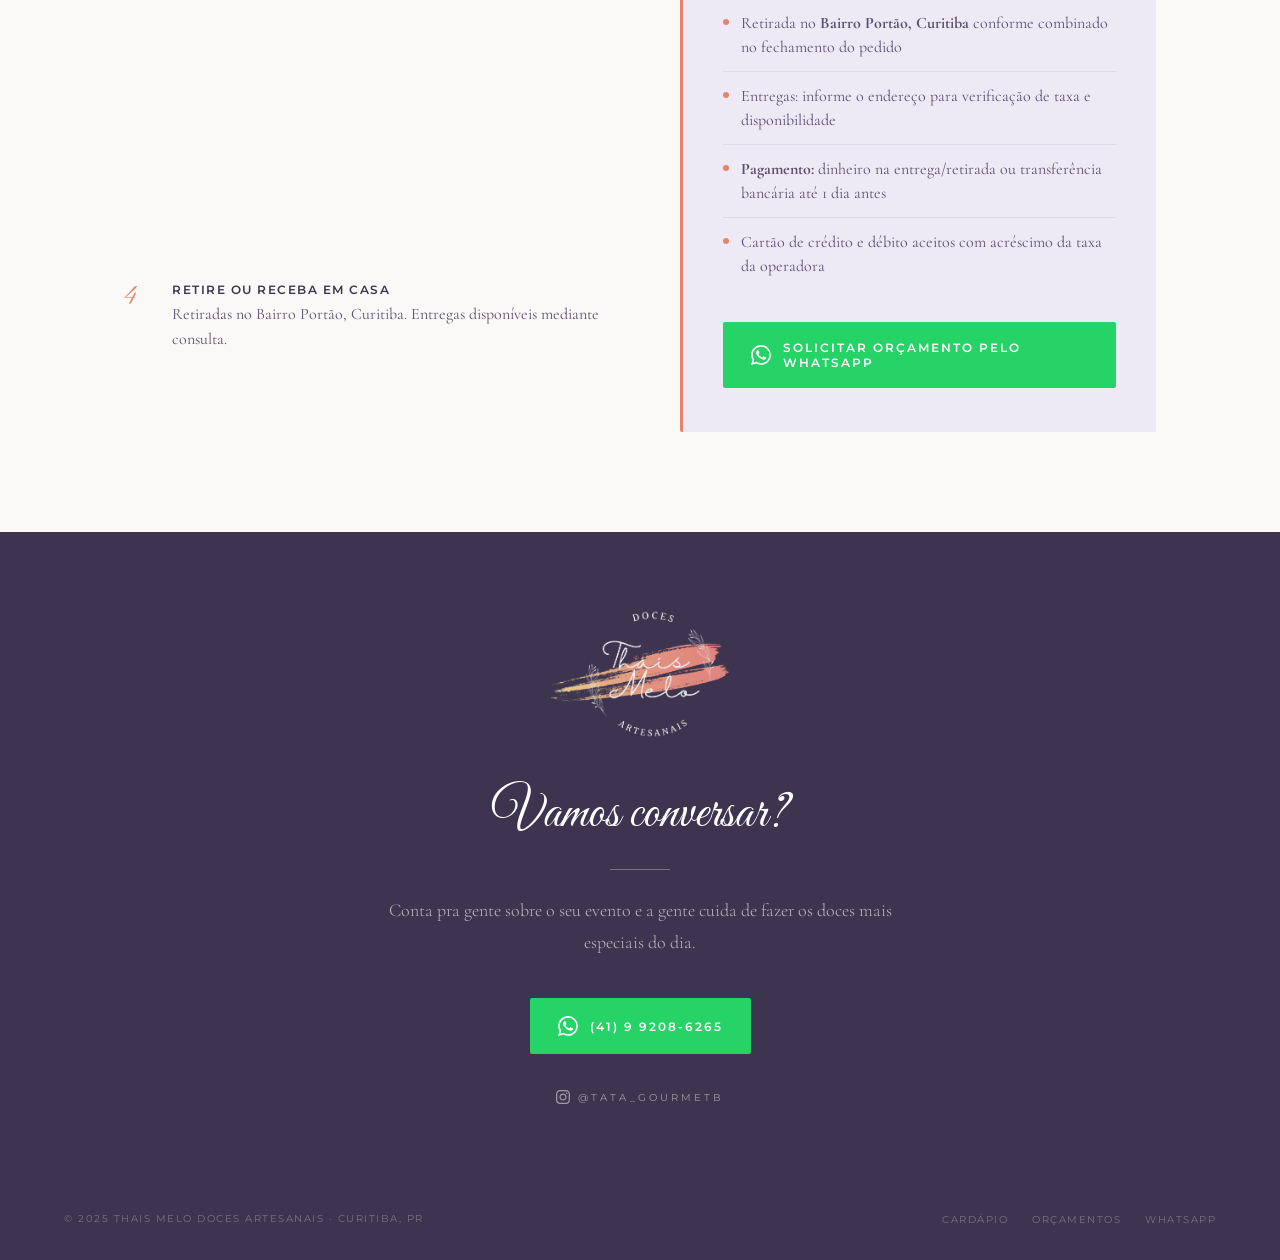
<file: cardapio.html>
<!DOCTYPE html>
<html lang="pt-BR">
<head>
  <meta charset="UTF-8">
  <meta name="viewport" content="width=device-width, initial-scale=1.0">
  <title>Thais Melo - Doces Artesanais</title>
  <link rel="preconnect" href="https://fonts.googleapis.com">
  <link rel="preconnect" href="https://fonts.gstatic.com" crossorigin>
  <link href="https://fonts.googleapis.com/css2?family=Cormorant+Garamond:ital,wght@0,300;0,400;0,500;0,600;1,300;1,400&family=Great+Vibes&family=Montserrat:wght@300;400;500;600&display=swap" rel="stylesheet">
  <link rel="stylesheet" href="style.css">
  <link rel="stylesheet" href="cardapio-style.css">
  <link rel="icon" type="image/png" href="FILES/Logo-tata-padrao.png">
  <link rel="apple-touch-icon" href="FILES/Logo-tata-padrao.png">
  <meta name="description" content="Cardápio completo de doces artesanais da Tatá Gourmet.">
  <meta property="og:type" content="website">
  <meta property="og:title" content="Cardápio | Tatá Gourmet Brigadeiros · Curitiba">
  <meta property="og:description" content="Conheça nosso cardápio completo: doces finos, brigadeiros gourmet, bombons, copinhos e caixinhas. Peça pelo WhatsApp.">
  <meta property="og:image" content="https://pamcmelo.github.io/thais-melo-site/FILES/Logo-tata-padrao.png">
  <meta property="og:url" content="https://pamcmelo.github.io/thais-melo-site/cardapio.html">
  <meta name="twitter:card" content="summary">
</head>
<body>

<!-- ── HEADER ──────────────────────────────────────────────────────────────── -->
<header>
  <img class="header-logo" src="FILES/logo-simplificada-white.png" alt="Tatá Gourmet">
  <p class="header-subtitle">Doces Artesanais · Curitiba, PR</p>
</header>

<!-- ── CARDÁPIO ────────────────────────────────────────────────────────────── -->
<section id="cardapio" class="section-pad">
  <div class="container">
    <div class="cardapio-header">
      <span class="section-eyebrow">Nosso Cardápio</span>
      <h2 class="section-title">Escolha os seus favoritos</h2>
      <div class="divider center"></div>
    </div>
  </div>

  <!-- TABS — fora do container para sticky full-width -->
  <div class="tabs" id="cardapio-tabs">
    <div class="tabs-scroll">
      <button class="tab-btn active" onclick="switchTab('doces-finos')">Doces Finos</button>
      <button class="tab-btn" onclick="switchTab('brigadeiros')">Brigadeiros</button>
      <button class="tab-btn" onclick="switchTab('bombons')">Bombons</button>
      <button class="tab-btn" onclick="switchTab('variados')">Variados</button>
      <button class="tab-btn" onclick="switchTab('caixas')">Caixas de Brigadeiro</button>
    </div>
  </div>

  <div class="container">
    <div class="tab-panel active" id="panel-doces-finos"></div>
    <div class="tab-panel" id="panel-brigadeiros"></div>
    <div class="tab-panel" id="panel-bombons"></div>
    <div class="tab-panel" id="panel-caixas"></div>
    <div class="tab-panel" id="panel-variados"></div>
  </div>

  <!-- CTA below menu -->
  <div class="cardapio-cta-area">
    <p class="cardapio-cta-text">Atendemos casamentos, aniversários, chás, formaturas e eventos corporativos. Consulte disponibilidade para a sua data.</p>
    <p class="cardapio-cta-text">Ainda em dúvida de qual escolher para o seu evento? A Thais te ajuda.</p>
    <div class="cardapio-cta-buttons">
      <a href="https://wa.me/5541992086265?text=Ol%C3%A1%2C+Thais%21+Gostaria+de+solicitar+um+or%C3%A7amento." target="_blank" class="btn-primary">Falar com a Thais</a>
      <a href="#cardapio" class="btn-secondary-light">Ver Cardápio</a>
    </div>
  </div>
</section>

<!-- ORÇAMENTOS -->
<section id="orcamentos" class="section-pad">
  <div class="container">
    <div class="orcamentos-grid">
      <div class="orcamentos-text">
        <span class="section-eyebrow fade-up">Como Funciona</span>
        <h2 class="section-title fade-up">Do pedido à sua celebração</h2>
        <div class="divider fade-up"></div>
        <p class="section-body fade-up">Trabalhamos com dedicação em cada etapa do seu pedido, do primeiro contato até a entrega dos doces no dia da sua celebração.</p>
        <ul class="order-steps">
          <li class="fade-up">
            <span class="step-num">1</span>
            <div class="step-text">
              <h4>Entre em contato</h4>
              <p>Mande uma mensagem no WhatsApp com a data do evento, quantidade estimada e sabores de interesse.</p>
            </div>
          </li>
          <li class="fade-up fade-up-delay-1">
            <span class="step-num">2</span>
            <div class="step-text">
              <h4>Receba seu orçamento</h4>
              <p>A Thais retorna com um orçamento personalizado e orientações sobre quantidades e combinações ideais.</p>
            </div>
          </li>
          <li class="fade-up fade-up-delay-2">
            <span class="step-num">3</span>
            <div class="step-text">
              <h4>Confirme com antecedência</h4>
              <p>Pedidos para grandes eventos devem ser confirmados com no mínimo 1 mês de antecedência. Para outros pedidos, consulte disponibilidade.</p>
            </div>
          </li>
          <li class="fade-up fade-up-delay-3">
            <span class="step-num">4</span>
            <div class="step-text">
              <h4>Retire ou receba em casa</h4>
              <p>Retiradas no Bairro Portão, Curitiba. Entregas disponíveis mediante consulta.</p>
            </div>
          </li>
        </ul>
      </div>
      <div class="fade-up fade-up-delay-1">
        <div class="orcamentos-card">
          <h3>Informações do Pedido</h3>
          <ul class="info-list">
            <li><div class="info-dot"></div><span>Quantidade mínima de <strong>20 unidades por sabor</strong> (seu cento pode ter até 5 sabores diferentes)</span></li>
            <li><div class="info-dot"></div><span>Para centos, o prazo é de <strong>3 a 7 dias de antecedência</strong> dependendo da quantidade e agenda</span></li>
            <li><div class="info-dot"></div><span>Retirada no <strong>Bairro Portão, Curitiba</strong> conforme combinado no fechamento do pedido</span></li>
            <li><div class="info-dot"></div><span>Entregas: informe o endereço para verificação de taxa e disponibilidade</span></li>
            <li><div class="info-dot"></div><span><strong>Pagamento:</strong> dinheiro na entrega/retirada ou transferência bancária até 1 dia antes</span></li>
            <li><div class="info-dot"></div><span>Cartão de crédito e débito aceitos com acréscimo da taxa da operadora</span></li>
          </ul>
          <a class="wpp-btn-big" href="https://wa.me/5541992086265?text=Ol%C3%A1%2C+Thais%21+Gostaria+de+solicitar+um+or%C3%A7amento." target="_blank">
            <svg width="20" height="20" viewBox="0 0 24 24" fill="currentColor"><path d="M17.472 14.382c-.297-.149-1.758-.867-2.03-.967-.273-.099-.471-.148-.67.15-.197.297-.767.966-.94 1.164-.173.199-.347.223-.644.075-.297-.15-1.255-.463-2.39-1.475-.883-.788-1.48-1.761-1.653-2.059-.173-.297-.018-.458.13-.606.134-.133.298-.347.446-.52.149-.174.198-.298.298-.497.099-.198.05-.371-.025-.52-.075-.149-.669-1.612-.916-2.207-.242-.579-.487-.5-.669-.51-.173-.008-.371-.01-.57-.01-.198 0-.52.074-.792.372-.272.297-1.04 1.016-1.04 2.479 0 1.462 1.065 2.875 1.213 3.074.149.198 2.096 3.2 5.077 4.487.709.306 1.262.489 1.694.625.712.227 1.36.195 1.871.118.571-.085 1.758-.719 2.006-1.413.248-.694.248-1.289.173-1.413-.074-.124-.272-.198-.57-.347m-5.421 7.403h-.004a9.87 9.87 0 01-5.031-1.378l-.361-.214-3.741.982.998-3.648-.235-.374a9.86 9.86 0 01-1.51-5.26c.001-5.45 4.436-9.884 9.888-9.884 2.64 0 5.122 1.03 6.988 2.898a9.825 9.825 0 012.893 6.994c-.003 5.45-4.437 9.884-9.885 9.884m8.413-18.297A11.815 11.815 0 0012.05 0C5.495 0 .16 5.335.157 11.892c0 2.096.547 4.142 1.588 5.945L.057 24l6.305-1.654a11.882 11.882 0 005.683 1.448h.005c6.554 0 11.89-5.335 11.893-11.893a11.821 11.821 0 00-3.48-8.413z"/></svg>
            Solicitar Orçamento pelo WhatsApp
          </a>
        </div>
      </div>
    </div>
  </div>
</section>

<!-- CONTATO -->
<section id="contato">
  <div class="contato-inner">
    <a href="index.html"><img class="contato-logo" src="FILES/Logo-tata-white.png" alt="Tata Gourmet"></a>
    <h2 class="section-title">Vamos conversar?</h2>
    <div class="divider center divider-light"></div>
    <p class="section-body">
      Conta pra gente sobre o seu evento e a gente cuida de fazer os doces mais especiais do dia.
    </p>
    <a class="wpp-btn-big" href="https://wa.me/5541992086265?text=Ol%C3%A1%2C+Thais%21+Gostaria+de+solicitar+um+or%C3%A7amento." target="_blank">
      <svg width="20" height="20" viewBox="0 0 24 24" fill="currentColor"><path d="M17.472 14.382c-.297-.149-1.758-.867-2.03-.967-.273-.099-.471-.148-.67.15-.197.297-.767.966-.94 1.164-.173.199-.347.223-.644.075-.297-.15-1.255-.463-2.39-1.475-.883-.788-1.48-1.761-1.653-2.059-.173-.297-.018-.458.13-.606.134-.133.298-.347.446-.52.149-.174.198-.298.298-.497.099-.198.05-.371-.025-.52-.075-.149-.669-1.612-.916-2.207-.242-.579-.487-.5-.669-.51-.173-.008-.371-.01-.57-.01-.198 0-.52.074-.792.372-.272.297-1.04 1.016-1.04 2.479 0 1.462 1.065 2.875 1.213 3.074.149.198 2.096 3.2 5.077 4.487.709.306 1.262.489 1.694.625.712.227 1.36.195 1.871.118.571-.085 1.758-.719 2.006-1.413.248-.694.248-1.289.173-1.413-.074-.124-.272-.198-.57-.347m-5.421 7.403h-.004a9.87 9.87 0 01-5.031-1.378l-.361-.214-3.741.982.998-3.648-.235-.374a9.86 9.86 0 01-1.51-5.26c.001-5.45 4.436-9.884 9.888-9.884 2.64 0 5.122 1.03 6.988 2.898a9.825 9.825 0 012.893 6.994c-.003 5.45-4.437 9.884-9.885 9.884m8.413-18.297A11.815 11.815 0 0012.05 0C5.495 0 .16 5.335.157 11.892c0 2.096.547 4.142 1.588 5.945L.057 24l6.305-1.654a11.882 11.882 0 005.683 1.448h.005c6.554 0 11.89-5.335 11.893-11.893a11.821 11.821 0 00-3.48-8.413z"/></svg>
      (41) 9 9208-6265
    </a>
    <div class="social-links">
      <a class="social-link" href="https://www.instagram.com/tata_gourmetb" target="_blank">
        <svg width="14" height="14" viewBox="0 0 24 24" fill="currentColor"><path d="M12 2.163c3.204 0 3.584.012 4.85.07 3.252.148 4.771 1.691 4.919 4.919.058 1.265.069 1.645.069 4.849 0 3.205-.012 3.584-.069 4.849-.149 3.225-1.664 4.771-4.919 4.919-1.266.058-1.644.07-4.85.07-3.204 0-3.584-.012-4.849-.07-3.26-.149-4.771-1.699-4.919-4.92-.058-1.265-.07-1.644-.07-4.849 0-3.204.013-3.583.07-4.849.149-3.227 1.664-4.771 4.919-4.919 1.266-.057 1.645-.069 4.849-.069zm0-2.163c-3.259 0-3.667.014-4.947.072-4.358.2-6.78 2.618-6.98 6.98-.059 1.281-.073 1.689-.073 4.948 0 3.259.014 3.668.072 4.948.2 4.358 2.618 6.78 6.98 6.98 1.281.058 1.689.072 4.948.072 3.259 0 3.668-.014 4.948-.072 4.354-.2 6.782-2.618 6.979-6.98.059-1.28.073-1.689.073-4.948 0-3.259-.014-3.667-.072-4.947-.196-4.354-2.617-6.78-6.979-6.98-1.281-.059-1.69-.073-4.949-.073zm0 5.838c-3.403 0-6.162 2.759-6.162 6.162s2.759 6.163 6.162 6.163 6.162-2.759 6.162-6.163c0-3.403-2.759-6.162-6.162-6.162zm0 10.162c-2.209 0-4-1.79-4-4 0-2.209 1.791-4 4-4s4 1.791 4 4c0 2.21-1.791 4-4 4zm6.406-11.845c-.796 0-1.441.645-1.441 1.44s.645 1.44 1.441 1.44c.795 0 1.439-.645 1.439-1.44s-.644-1.44-1.439-1.44z"/></svg>
        @tata_gourmetb
      </a>
    </div>
  </div>
</section>

<!-- FOOTER -->
<footer>
  <p class="footer-text">© 2025 Thais Melo Doces Artesanais · Curitiba, PR</p>
  <ul class="footer-links">
    <li><a href="#cardapio">Cardápio</a></li>
    <li><a href="#orcamentos">Orçamentos</a></li>
    <li><a href="https://wa.me/5541992086265" target="_blank">WhatsApp</a></li>
  </ul>
</footer>

<!-- ── BOTÃO WhatsApp FIXO ───────────────────────────────────────────────────── -->
<a class="wpp-fab" href="https://wa.me/5541992086265?text=Ol%C3%A1%2C+Thais%21+Gostaria+de+solicitar+um+or%C3%A7amento." target="_blank" rel="noopener">
  <svg width="22" height="22" viewBox="0 0 24 24" fill="currentColor">
    <path d="M17.472 14.382c-.297-.149-1.758-.867-2.03-.967-.273-.099-.471-.148-.67.15-.197.297-.767.966-.94 1.164-.173.199-.347.223-.644.075-.297-.15-1.255-.463-2.39-1.475-.883-.788-1.48-1.761-1.653-2.059-.173-.297-.018-.458.13-.606.134-.133.298-.347.446-.52.149-.174.198-.298.298-.497.099-.198.05-.371-.025-.52-.075-.149-.669-1.612-.916-2.207-.242-.579-.487-.5-.669-.51-.173-.008-.371-.01-.57-.01-.198 0-.52.074-.792.372-.272.297-1.04 1.016-1.04 2.479 0 1.462 1.065 2.875 1.213 3.074.149.198 2.096 3.2 5.077 4.487.709.306 1.262.489 1.694.625.712.227 1.36.195 1.871.118.571-.085 1.758-.719 2.006-1.413.248-.694.248-1.289.173-1.413-.074-.124-.272-.198-.57-.347m-5.421 7.403h-.004a9.87 9.87 0 01-5.031-1.378l-.361-.214-3.741.982.998-3.648-.235-.374a9.86 9.86 0 01-1.51-5.26c.001-5.45 4.436-9.884 9.888-9.884 2.64 0 5.122 1.03 6.988 2.898a9.825 9.825 0 012.893 6.994c-.003 5.45-4.437 9.884-9.885 9.884m8.413-18.297A11.815 11.815 0 0012.05 0C5.495 0 .16 5.335.157 11.892c0 2.096.547 4.142 1.588 5.945L.057 24l6.305-1.654a11.882 11.882 0 005.683 1.448h.005c6.554 0 11.89-5.335 11.893-11.893a11.821 11.821 0 00-3.48-8.413Z"/>
  </svg>
  <span>Fazer Pedido</span>
</a>

<script>window.TATA_SHOW_PRICES = true;</script>
<script src="main.js"></script>
<script>
(function () {
  var header = document.querySelector('header');
  var tabs   = document.querySelector('.tabs');

  function syncSticky() {
    if (!header || !tabs) return;
    var hh = header.offsetHeight;
    var th = tabs.offsetHeight;
    tabs.style.top = hh + 'px';
    document.querySelectorAll('.subcat-nav').forEach(function (sub) {
      sub.style.top = (hh + th) + 'px';
    });
  }

  // Sync imediato (tabs já existem; subcat-nav ainda não)
  syncSticky();
  window.addEventListener('resize', syncSticky);

  // Detecta quando main.js injetar o subcat-nav via innerHTML assíncrono
  var debounce;
  new MutationObserver(function () {
    clearTimeout(debounce);
    debounce = setTimeout(syncSticky, 50);
  }).observe(document.getElementById('cardapio') || document.body,
    { childList: true, subtree: true });

  // Re-sync ao trocar de aba
  document.addEventListener('click', function (e) {
    if (e.target.classList.contains('tab-btn')) setTimeout(syncSticky, 30);
  });
})();
</script>

</body>
</html>
</file>
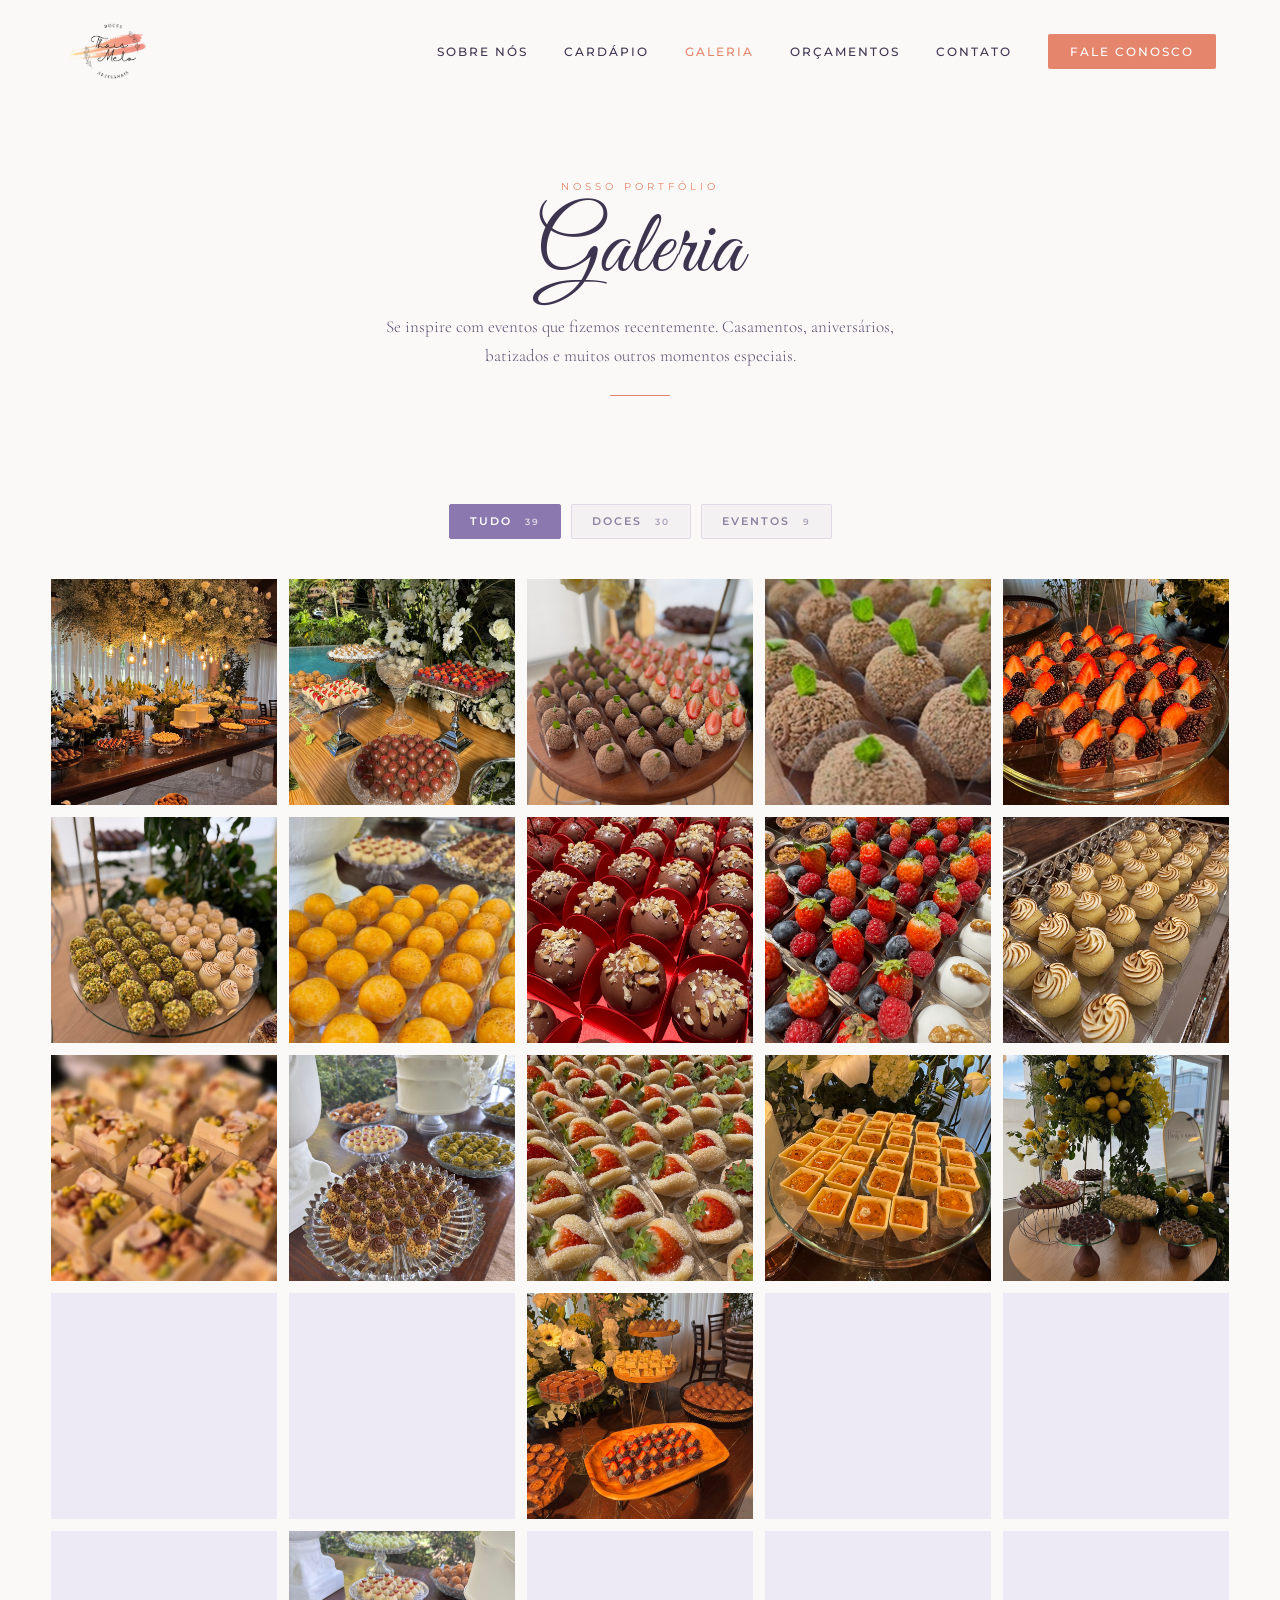
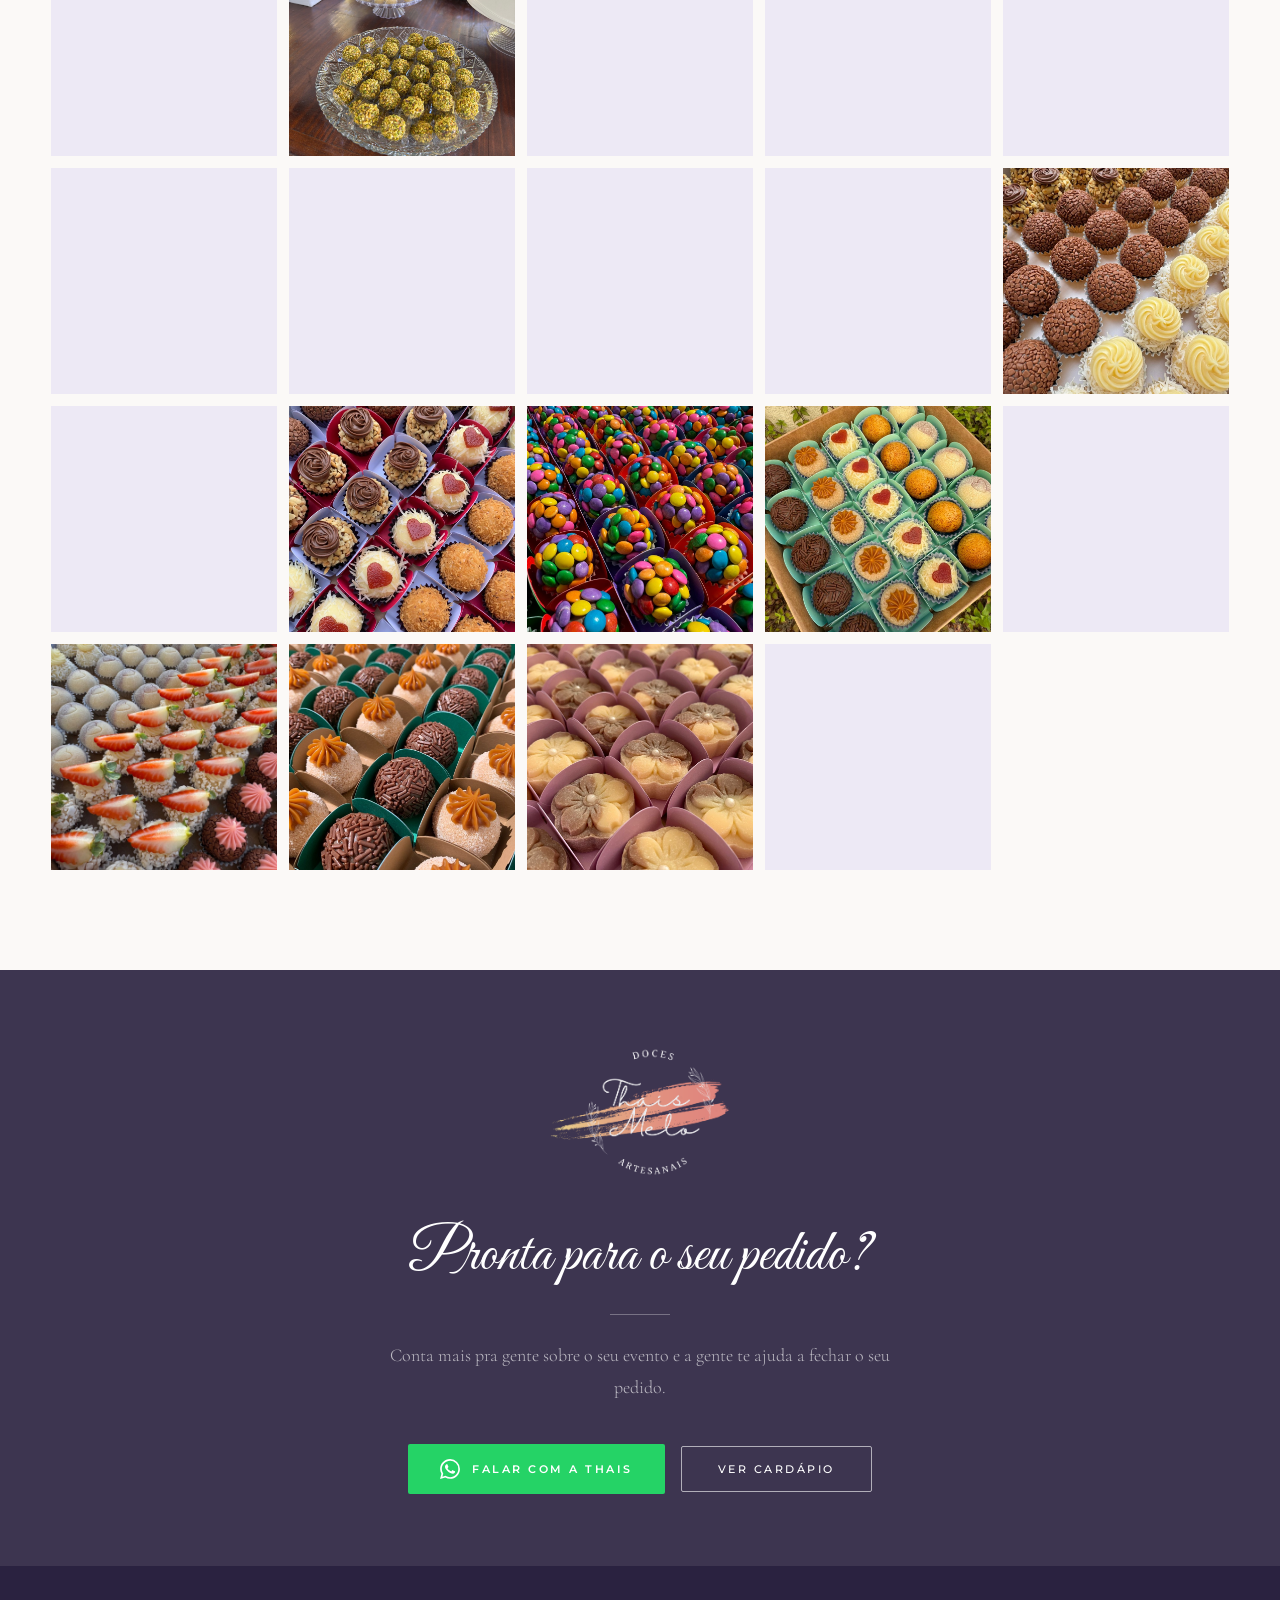
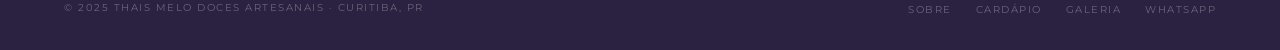
<file: galeria.html>
<!DOCTYPE html>
<html lang="pt-BR">
<head>
<meta charset="UTF-8">
<!-- Google tag (gtag.js) -->
<script async src="https://www.googletagmanager.com/gtag/js?id=G-FHJG4YDVE5"></script>
<script>
  window.dataLayer = window.dataLayer || [];
  function gtag(){dataLayer.push(arguments);}
  gtag('js', new Date());
  gtag('config', 'G-FHJG4YDVE5');
</script>
<meta name="viewport" content="width=device-width, initial-scale=1.0">
<title>Galeria · Thais Melo Doces Artesanais</title>
<link rel="preconnect" href="https://fonts.googleapis.com">
<link rel="preconnect" href="https://fonts.gstatic.com" crossorigin>
<link href="https://fonts.googleapis.com/css2?family=Cormorant+Garamond:ital,wght@0,300;0,400;0,500;0,600;1,300;1,400&family=Great+Vibes&family=Montserrat:wght@300;400;500;600&display=swap" rel="stylesheet">
<link rel="stylesheet" href="style.css">
<link rel="stylesheet" href="galeria-style.css">
<link rel="icon" type="image/png" href="FILES/Logo-tata-padrao.png">
<link rel="apple-touch-icon" href="FILES/Logo-tata-padrao.png">
<meta name="description" content="Galeria de doces artesanais da Thais Melo — casamentos e eventos em Curitiba.">
<meta property="og:type" content="website">
<meta property="og:title" content="Galeria | Thais Melo Doces Artesanais">
<meta property="og:description" content="Veja nossa galeria de doces finos, brigadeiros gourmet e momentos especiais de casamentos e eventos em Curitiba.">
<meta property="og:image" content="https://thaismelodoces.com.br/FILES/Logo-tata-padrao.png">
<meta property="og:url" content="https://thaismelodoces.com.br/galeria.html">
<meta name="twitter:card" content="summary">
</head>
<body>

<!-- Mobile nav overlay -->
<div class="mobile-nav" id="mobileNav">
  <a href="/#sobre" onclick="closeMobileNav()">Sobre nós</a>
  <a href="/#cardapio" onclick="closeMobileNav()">Cardápio</a>
  <a href="galeria.html" onclick="closeMobileNav()">Galeria</a>
  <a href="/#orcamentos" onclick="closeMobileNav()">Orçamentos</a>
  <a href="/#contato" onclick="closeMobileNav()">Contato</a>
</div>

<!-- NAVBAR (same as home but always "scrolled" since gallery has no hero image behind it) -->
<nav id="navbar" class="scrolled">
  <a href="/" class="nav-logo-link"><img class="nav-logo" src="FILES/Logo-tata-padrao.png" alt="Tata Gourmet" style="opacity:1"></a>
  <ul class="nav-links">
    <li><a href="/#sobre">Sobre Nós</a></li>
    <li><a href="/#cardapio">Cardápio</a></li>
    <li><a href="galeria.html" style="color: var(--peach);">Galeria</a></li>
    <li><a href="/#orcamentos">Orçamentos</a></li>
    <li><a href="/#contato">Contato</a></li>
    <li><a href="https://wa.me/5541992086265?text=Ol%C3%A1%2C+Thais%21+Gostaria+de+solicitar+um+or%C3%A7amento." target="_blank" class="nav-cta">Fale Conosco</a></li>
  </ul>
  <div class="burger" onclick="toggleMobileNav()">
    <span></span><span></span><span></span>
  </div>
</nav>

<!-- HERO -->
<section class="galeria-hero">
  <span class="section-eyebrow">Nosso Portfólio</span>
  <h1>Galeria</h1>
  <p>Se inspire com eventos que fizemos recentemente. Casamentos, aniversários, batizados e muitos outros momentos especiais.</p>
  <div class="divider center"></div>
</section>

<!-- FILTERS -->
<div class="gal-filters">
  <button class="gal-filter active" data-cat="all">Tudo <span class="gal-count">0</span></button>
  <button class="gal-filter" data-cat="doces">Doces <span class="gal-count">0</span></button>
  <button class="gal-filter" data-cat="eventos">Eventos <span class="gal-count">0</span></button>
</div>

<!-- GRID -->
<section class="gal-section">
  <div class="gal-wrap">
    <div class="gal-grid-uniform" data-gal-grid="uniform"></div>
  </div>
</section>

<!-- CTA -->
<section id="contato">
  <div class="contato-inner">
    <img class="contato-logo" src="FILES/Logo-tata-white.png" alt="Tata Gourmet">
    <h2 class="section-title">Pronta para o seu pedido?</h2>
    <div class="divider center divider-light"></div>
    <p class="section-body">Conta mais pra gente sobre o seu evento e a gente te ajuda a fechar o seu pedido.</p>
    <div class="contato-cta-btns">
      <a class="wpp-btn-big" href="https://wa.me/5541992086265?text=Ol%C3%A1%2C+Thais%21+Gostaria+de+solicitar+um+or%C3%A7amento." target="_blank">
        <svg width="20" height="20" viewBox="0 0 24 24" fill="currentColor"><path d="M17.472 14.382c-.297-.149-1.758-.867-2.03-.967-.273-.099-.471-.148-.67.15-.197.297-.767.966-.94 1.164-.173.199-.347.223-.644.075-.297-.15-1.255-.463-2.39-1.475-.883-.788-1.48-1.761-1.653-2.059-.173-.297-.018-.458.13-.606.134-.133.298-.347.446-.52.149-.174.198-.298.298-.497.099-.198.05-.371-.025-.52-.075-.149-.669-1.612-.916-2.207-.242-.579-.487-.5-.669-.51-.173-.008-.371-.01-.57-.01-.198 0-.52.074-.792.372-.272.297-1.04 1.016-1.04 2.479 0 1.462 1.065 2.875 1.213 3.074.149.198 2.096 3.2 5.077 4.487.709.306 1.262.489 1.694.625.712.227 1.36.195 1.871.118.571-.085 1.758-.719 2.006-1.413.248-.694.248-1.289.173-1.413-.074-.124-.272-.198-.57-.347m-5.421 7.403h-.004a9.87 9.87 0 01-5.031-1.378l-.361-.214-3.741.982.998-3.648-.235-.374a9.86 9.86 0 01-1.51-5.26c.001-5.45 4.436-9.884 9.888-9.884 2.64 0 5.122 1.03 6.988 2.898a9.825 9.825 0 012.893 6.994c-.003 5.45-4.437 9.884-9.885 9.884m8.413-18.297A11.815 11.815 0 0012.05 0C5.495 0 .16 5.335.157 11.892c0 2.096.547 4.142 1.588 5.945L.057 24l6.305-1.654a11.882 11.882 0 005.683 1.448h.005c6.554 0 11.89-5.335 11.893-11.893a11.821 11.821 0 00-3.48-8.413z"/></svg>
        Falar com a Thais
      </a>
      <a class="btn-ghost" href="/#cardapio">Ver Cardápio</a>
    </div>
  </div>
</section>

<!-- FOOTER -->
<footer>
  <p class="footer-text">© 2025 Thais Melo Doces Artesanais · Curitiba, PR</p>
  <ul class="footer-links">
    <li><a href="/#sobre">Sobre</a></li>
    <li><a href="/#cardapio">Cardápio</a></li>
    <li><a href="galeria.html">Galeria</a></li>
    <li><a href="https://wa.me/5541992086265" target="_blank">WhatsApp</a></li>
  </ul>
</footer>

<!-- LIGHTBOX -->
<div class="lightbox" id="lightbox" role="dialog" aria-modal="true" aria-label="Galeria de fotos">
  <div class="lightbox-inner">
    <span class="lb-hint">Use as setas ou deslize para navegar</span>
    <button class="lb-close" id="lbClose" aria-label="Fechar">✕</button>
    <button class="lb-arrow lb-prev" id="lbPrev" aria-label="Anterior">‹</button>
    <div class="lightbox-img-wrap">
      <img class="lightbox-img" id="lbImg" alt="">
    </div>
    <button class="lb-arrow lb-next" id="lbNext" aria-label="Próxima">›</button>
    <div class="lb-meta">
      <span class="lb-counter" id="lbCounter">1 / 1</span>
    </div>
  </div>
</div>

<script src="main.js"></script>
<script src="galeria-photos.js"></script>
<script src="galeria.js"></script>
</body>
</html>
</file>
<file: style.css>
:root {
    --purple:    #8B78AF;
    --purple-light: #B4A5CC;
    --purple-pale: #EDE9F5;
    --bg:        #F7F5F8;
    --cream:     #FBF9F7;
    --peach:     #E5856B;
    --gold:      #DCAB5A;
    --dark:      #3D3550;
    --text:      #5A5070;
    --text-light:#8C83A0;
  }

  * { margin:0; padding:0; box-sizing:border-box; }

  html { scroll-behavior: smooth; overflow-x: clip; }

  body {
    background: var(--bg);
    font-family: 'Cormorant Garamond', Georgia, serif;
    color: var(--dark);
    overflow-x: clip;
  }

  /* ─── NAVBAR ─── */
  nav {
    position: fixed;
    top: 0; left: 0; right: 0;
    z-index: 1000;
    transition: all 0.4s ease;
    padding: 20px 5vw;
    display: flex;
    align-items: center;
    justify-content: space-between;
    background: transparent;
  }
  nav.scrolled {
    background: rgba(247,245,248,0.97);
    backdrop-filter: blur(8px);
    padding: 12px 5vw;
    box-shadow: 0 1px 20px rgba(139,120,175,0.12);
  }
  .nav-logo-link { display: flex; align-items: center; }
  .nav-logo {
    height: 62px;
    opacity: 0;
    transition: opacity 0.4s;
    display: block;
  }
  nav.scrolled .nav-logo { opacity: 1; }

  .nav-links {
    display: flex;
    gap: 36px;
    list-style: none;
  }
  .nav-links a {
    font-family: 'Montserrat', sans-serif;
    font-size: 12px;
    font-weight: 500;
    letter-spacing: 2px;
    text-transform: uppercase;
    color: var(--cream);
    text-decoration: none;
    transition: color 0.3s;
    position: relative;
  }
  nav.scrolled .nav-links a { color: var(--dark); }
  .nav-links a::after {
    content:'';
    position: absolute;
    bottom: -3px; left:0; right:0;
    height: 1px;
    background: var(--peach);
    transform: scaleX(0);
    transition: transform 0.3s;
  }
  .nav-links a:hover::after { transform: scaleX(1); }
  .nav-links a:hover { color: var(--peach); }

  /* CTA nav button */
  .nav-cta {
    font-family: 'Montserrat', sans-serif;
    font-size: 11px;
    font-weight: 600;
    letter-spacing: 2px;
    text-transform: uppercase;
    background: var(--peach);
    color: #fff !important;
    padding: 10px 22px;
    border-radius: 2px;
    text-decoration: none;
    transition: background 0.3s, transform 0.2s;
  }
  .nav-cta:hover {
    background: var(--dark) !important;
    color: #fff !important;
    transform: translateY(-1px);
  }
  .nav-cta::after { display:none !important; }

  /* mobile burger */
  .burger {
    display: none;
    flex-direction: column;
    gap: 5px;
    cursor: pointer;
  }
  .burger span {
    display:block; width:26px; height:2px;
    background: var(--cream);
    transition: transform 0.3s ease, opacity 0.3s ease, background 0.3s;
  }
  nav.scrolled .burger span { background: var(--dark); }
  .burger.open span:nth-child(1) { transform: translateY(7px) rotate(45deg); }
  .burger.open span:nth-child(2) { opacity: 0; transform: scaleX(0); }
  .burger.open span:nth-child(3) { transform: translateY(-7px) rotate(-45deg); }

  /* ─── HERO ─── */
  #hero {
    position: relative;
    height: 100vh;
    min-height: 700px;
    overflow: hidden;
    display: flex;
    align-items: center;
    justify-content: center;
    text-align: center;
  }
  .hero-img {
    position: absolute;
    inset: 0;
    background-image: url('FILES/fotos/BG_Topo.JPG');
    background-size: cover;
    background-position: center top;
    transform: scale(1.05);
    transition: transform 8s ease;
  }
  .hero-img.loaded { transform: scale(1); }
  .hero-overlay {
    position: absolute;
    inset: 0;
    background: linear-gradient(
      to bottom,
      rgba(61,53,80,0.55) 0%,
      rgba(61,53,80,0.38) 50%,
      rgba(61,53,80,0.72) 100%
    );
  }
  .hero-content {
    position: relative;
    z-index: 2;
    color: #fff;
    padding: 0 20px;
  }
  .hero-logo {
    display: block;
    width: 340px;
    margin: 0 auto 1.4rem;
  }
  .hero-eyebrow {
    font-family: 'Montserrat', sans-serif;
    font-size: 11px;
    letter-spacing: 4px;
    text-transform: uppercase;
    color: rgba(255,255,255,0.75);
    margin-bottom: 20px;
    display: block;
  }
  .hero-title {
    font-family: 'Cormorant Garamond', serif;
    font-size: clamp(26px, 3.5vw, 40px);
    font-weight: 400;
    font-style: italic;
    line-height: 1.25;
    max-width: 560px;
    margin: 3rem auto 3.5rem;
    color: rgba(255,255,255,0.92);
    text-shadow: 0 2px 20px rgba(0,0,0,0.2);
  }
  .hero-sub {
    font-family: 'Cormorant Garamond', serif;
    font-size: clamp(16px, 2vw, 20px);
    font-weight: 300;
    font-style: italic;
    color: rgba(255,255,255,0.88);
    max-width: 500px;
    margin: 0 auto 40px;
    line-height: 1.6;
  }
  .hero-btns {
    display: flex;
    gap: 16px;
    justify-content: center;
    flex-wrap: wrap;
  }
  .btn-primary {
    font-family: 'Montserrat', sans-serif;
    font-size: 11px;
    font-weight: 600;
    letter-spacing: 2.5px;
    text-transform: uppercase;
    background: var(--peach);
    color: #fff;
    padding: 16px 36px;
    border: none;
    border-radius: 2px;
    text-decoration: none;
    transition: background 0.3s, transform 0.2s;
    cursor: pointer;
    display: inline-block;
  }
  .btn-primary:hover { background: var(--dark); transform: translateY(-2px); }
  .btn-ghost {
    font-family: 'Montserrat', sans-serif;
    font-size: 11px;
    font-weight: 500;
    letter-spacing: 2.5px;
    text-transform: uppercase;
    background: transparent;
    color: #fff;
    padding: 15px 36px;
    border: 1px solid rgba(255,255,255,0.6);
    border-radius: 2px;
    text-decoration: none;
    transition: all 0.3s;
    cursor: pointer;
    display: inline-block;
  }
  .btn-ghost:hover {
    background: rgba(255,255,255,0.12);
    border-color: #fff;
  }
  .hero-scroll {
    position: absolute;
    bottom: 36px;
    left: 50%;
    transform: translateX(-50%);
    z-index: 2;
    display: flex;
    flex-direction: column;
    align-items: center;
    gap: 8px;
    color: rgba(255,255,255,0.6);
    font-family: 'Montserrat', sans-serif;
    font-size: 9px;
    letter-spacing: 3px;
    text-transform: uppercase;
  }
  .scroll-line {
    width: 1px;
    height: 40px;
    background: rgba(255,255,255,0.4);
    animation: scrollPulse 2s ease infinite;
  }
  @keyframes scrollPulse {
    0%, 100% { transform: scaleY(1); opacity:0.4; }
    50% { transform: scaleY(0.5); opacity:1; }
  }

  /* ─── SECTIONS COMMON ─── */
  section { position: relative; }
  .container { max-width: 1160px; margin: 0 auto; padding: 0 5vw; }
  .section-pad { padding: 100px 0; }

  .section-eyebrow {
    font-family: 'Montserrat', sans-serif;
    font-size: 10px;
    letter-spacing: 4px;
    text-transform: uppercase;
    color: var(--peach);
    display: block;
    margin-bottom: 14px;
  }
  .section-title {
    font-family: 'Great Vibes', cursive;
    font-size: clamp(36px, 5vw, 58px);
    font-weight: 400;
    color: var(--dark);
    line-height: 1.15;
    margin-bottom: 20px;
  }
  .section-title.light { color: #fff; }
  .section-body {
    font-size: 18px;
    font-weight: 300;
    line-height: 1.8;
    color: var(--text);
    max-width: 560px;
  }
  .section-body.light { color: rgba(255,255,255,0.85); }

  .divider {
    width: 60px;
    height: 1px;
    background: var(--peach);
    margin: 24px 0;
  }
  .divider.center { margin: 24px auto; }

  /* ─── SOBRE NÓS ─── */
  #sobre {
    background: var(--cream);
    overflow: hidden;
  }
  .sobre-grid {
    display: grid;
    grid-template-columns: 1fr 1fr;
    grid-template-rows: auto auto;
    column-gap: 80px;
    row-gap: 0;
    align-items: start;
  }
  .sobre-photo {
    position: relative;
    grid-row: span 2;
    align-self: center;
  }
  .sobre-photo-main {
    width: 100%;
    aspect-ratio: 3/4;
    object-fit: cover;
    object-position: center top;
    border-radius: 2px;
    display: block;
  }
  .sobre-photo-accent {
    position: absolute;
    bottom: -28px;
    right: -28px;
    width: 55%;
    aspect-ratio: 1;
    object-fit: cover;
    border: 8px solid var(--cream);
    border-radius: 2px;
    box-shadow: 0 8px 40px rgba(61,53,80,0.18);
  }
  .sobre-photo-badge {
    position: absolute;
    top: 28px;
    left: -20px;
    background: var(--purple);
    color: #fff;
    padding: 20px 18px;
    text-align: center;
    border-radius: 2px;
    box-shadow: 0 4px 20px rgba(139,120,175,0.3);
  }
  .badge-num {
    font-family: 'Great Vibes', cursive;
    font-size: 38px;
    line-height: 1;
    display: block;
  }
  .badge-label {
    font-family: 'Montserrat', sans-serif;
    font-size: 9px;
    letter-spacing: 2px;
    text-transform: uppercase;
    display: block;
    margin-top: 4px;
    opacity: 0.85;
  }
  .sobre-text-header { padding-left: 10px; padding-top: 28px; }
  .sobre-text-body   { padding-left: 10px; padding-top: 24px; }
  .signature-img {
    height: 60px;
    margin-top: 30px;
    opacity: 0.7;
  }

  /* ─── CASAMENTOS FEATURE ─── */
  #casamentos {
    background: var(--purple);
    overflow: hidden;
  }
  .casamentos-inner {
    display: grid;
    grid-template-columns: 1fr 1fr;
    gap: 0;
    min-height: 600px;
    overflow: hidden;
  }
  .casamentos-content {
    padding: 100px 5vw 100px max(5vw, calc(50vw - 580px + 5vw));
    display: flex;
    flex-direction: column;
    justify-content: center;
  }
  .casamentos-img-col {
    position: relative;
    overflow: hidden;
  }
  .casamentos-img-main {
    position: absolute;
    top: 0; right: 0; bottom: 0; left: -1px;
    background-image: url('FILES/fotos/porque-escolher.JPG');
    background-size: cover;
    background-position: center;
  }
  .casamentos-features {
    display: grid;
    grid-template-columns: 1fr 1fr;
    gap: 24px;
    margin-top: 36px;
  }
  .feature-card {
    background: rgba(255,255,255,0.08);
    border: 1px solid rgba(255,255,255,0.15);
    padding: 22px 20px;
    border-radius: 2px;
  }
  .feature-card h4 {
    font-family: 'Montserrat', sans-serif;
    font-size: 11px;
    font-weight: 600;
    letter-spacing: 2px;
    text-transform: uppercase;
    color: var(--gold);
    margin-bottom: 8px;
  }
  .feature-card p {
    font-size: 16px;
    color: rgba(255,255,255,0.7);
    line-height: 1.4;
  }

  /* ─── DESTAQUE TRIO (Wedding Gallery) ─── */
  /* ─── GALERIA HORIZONTAL ─── */
  .galeria-scroll {
    overflow-x: auto;
    scrollbar-width: none;
    -webkit-overflow-scrolling: touch;
  }
  .galeria-scroll::-webkit-scrollbar { display: none; }
  .galeria-track {
    display: flex;
    height: 420px;
  }
  .galeria-track img {
    height: 100%;
    width: auto;
    object-fit: cover;
    flex-shrink: 0;
    display: block;
  }
  .galeria-wrapper {
    position: relative;
    overflow: hidden;
    background: var(--purple);
  }
  .galeria-hint {
    text-align: center;
    font-family: 'Montserrat', sans-serif;
    font-size: 10px;
    letter-spacing: 2px;
    text-transform: uppercase;
    color: rgba(255,255,255,0.45);
    padding: 12px 0 0;
  }
  .galeria-arrow {
    position: absolute;
    top: 210px;
    transform: translateY(-50%);
    width: 48px; height: 48px;
    background: rgba(61,53,80,0.65);
    color: #fff;
    border: none;
    cursor: pointer;
    display: flex;
    align-items: center;
    justify-content: center;
    z-index: 10;
    font-size: 28px;
    line-height: 1;
    transition: background 0.2s;
    border-radius: 2px;
  }
  .galeria-arrow:hover { background: rgba(61,53,80,0.9); }
  .galeria-arrow-left { left: 0; }
  .galeria-arrow-right { right: 0; }

  /* ─── CARDÁPIOS ─── */
  #cardapio {
    background: var(--bg);
  }
  .cardapio-header { text-align: center; margin-bottom: 52px; }

  .tabs {
    position: sticky;
    top: 86px;
    z-index: 100;
    background: var(--cream);
    box-shadow: 0 2px 12px rgba(61,53,80,0.08);
    border-bottom: 1px solid rgba(139,120,175,0.2);
    margin-bottom: 0;
  }
  .tabs-scroll {
    display: flex;
    justify-content: center;
    gap: 0;
    padding: 0 5vw;
  }
  .tab-btn {
    font-family: 'Montserrat', sans-serif;
    font-size: 11px;
    font-weight: 600;
    letter-spacing: 2px;
    text-transform: uppercase;
    color: var(--text-light);
    background: none;
    border: none;
    padding: 18px 36px;
    cursor: pointer;
    position: relative;
    transition: color 0.3s;
  }
  .tab-btn::after {
    content:'';
    position: absolute;
    bottom: -1px; left:0; right:0;
    height: 2px;
    background: var(--peach);
    transform: scaleX(0);
    transition: transform 0.3s;
  }
  .tab-btn.active { color: var(--dark); }
  .tab-btn.active::after { transform: scaleX(1); }
  .tab-btn:hover { color: var(--dark); }

  .tab-panel { display: none; }
  .tab-panel.active { display: block; padding-top: 12px; }

  /* Sub-category pill navigation */
  .subcat-nav {
    display: flex;
    flex-wrap: wrap;
    gap: 10px;
    margin-bottom: 36px;
    position: sticky;
    top: 134px; /* navbar(86) + tabs(~48) */
    z-index: 99;
    background: rgba(247, 245, 248, 0.82);
    backdrop-filter: blur(10px);
    -webkit-backdrop-filter: blur(10px);
    padding: 12px 0;
    box-shadow: 0 2px 8px rgba(61,53,80,0.05);
  }
  .subcat-nav a {
    font-family: 'Montserrat', sans-serif;
    font-size: 10px;
    font-weight: 600;
    letter-spacing: 1.5px;
    text-transform: uppercase;
    color: var(--text-light);
    background: rgba(139,120,175,0.08);
    border: 1px solid rgba(139,120,175,0.2);
    padding: 7px 14px;
    border-radius: 2px;
    text-decoration: none;
    transition: background 0.2s, color 0.2s;
    cursor: pointer;
  }
  .subcat-nav a:hover {
    background: rgba(139,120,175,0.18);
    color: var(--dark);
  }
  .subcat-nav a.subcat-active {
    background: var(--purple-pale);
    color: var(--dark);
    border-color: var(--purple-light);
  }

  /* Subcategory heading inside tab */
  .cat-title {
    font-family: 'Great Vibes', cursive;
    font-size: 38px;
    color: var(--dark);
    margin-bottom: 8px;
    scroll-margin-top: 190px; /* navbar(86) + tabs(40) + subcat-nav(45) + folga */
  }
  .cat-price {
    font-family: 'Montserrat', sans-serif;
    font-size: 11px;
    letter-spacing: 2px;
    color: var(--peach);
    text-transform: uppercase;
    margin-bottom: 36px;
    display: block;
  }

  .products-grid {
    display: grid;
    grid-template-columns: repeat(auto-fill, minmax(280px, 1fr));
    gap: 24px;
    margin-bottom: 64px;
  }
  .product-card {
    background: var(--cream);
    border-radius: 2px;
    overflow: hidden;
    transition: box-shadow 0.3s, transform 0.3s;
  }
  .product-card:hover {
    box-shadow: 0 12px 40px rgba(61,53,80,0.12);
    transform: translateY(-4px);
  }
  .product-img-wrap { position: relative; }
  .product-img {
    width:100%;
    aspect-ratio: 4/3;
    object-fit: cover;
    object-position: center;
    display: block;
  }
  .product-badge {
    position: absolute;
    top: 10px;
    right: 10px;
    font-family: 'Montserrat', sans-serif;
    font-size: 9px;
    font-weight: 700;
    letter-spacing: 1.2px;
    text-transform: uppercase;
    padding: 4px 9px;
    border-radius: 2px;
    color: #fff;
    z-index: 2;
    pointer-events: none;
  }
  .product-badge--em-breve    { background: var(--text-light); }
  .product-badge--lancamento  { background: var(--gold); }
  .product-badge--mais-pedido { background: var(--peach); }
  .product-img-placeholder {
    width:100%;
    aspect-ratio: 4/3;
    background: linear-gradient(135deg, var(--purple-pale) 0%, rgba(220,171,90,0.15) 100%);
    display: flex;
    align-items: center;
    justify-content: center;
    flex-direction: column;
    gap: 8px;
    color: var(--purple-light);
    font-family: 'Montserrat', sans-serif;
    font-size: 10px;
    letter-spacing: 1px;
    text-align: center;
    padding: 20px;
  }
  .product-img-placeholder span { font-size: 28px; }
  .product-info { padding: 20px 22px 24px; }
  .product-name {
    font-size: 20px;
    font-weight: 500;
    color: var(--dark);
    margin-bottom: 8px;
  }
  .product-desc {
    font-size: 15px;
    font-weight: 300;
    color: var(--text);
    line-height: 1.65;
    margin-bottom: 14px;
  }
  .product-price {
    font-family: 'Montserrat', sans-serif;
    font-size: 12px;
    font-weight: 600;
    color: var(--peach);
    letter-spacing: 1px;
  }
  .product-min {
    font-family: 'Montserrat', sans-serif;
    font-size: 10px;
    color: var(--text-light);
    letter-spacing: 1px;
    margin-left: 8px;
  }

  /* Section separator inside cardapio */
  .cat-separator {
    border: none;
    border-top: 1px solid rgba(139,120,175,0.15);
    margin: 60px 0 52px;
  }

  /* ─── ORÇAMENTOS ─── */
  #orcamentos {
    background: var(--cream);
  }
  .orcamentos-grid {
    display: grid;
    grid-template-columns: 1fr 1fr;
    gap: 80px;
    align-items: start;
  }
  .orcamentos-text .section-body { max-width: 100%; }
  .order-steps {
    list-style: none;
    margin-top: 32px;
  }
  .order-steps li {
    display: flex;
    gap: 18px;
    align-items: flex-start;
    margin-bottom: 24px;
  }
  .step-num {
    font-family: 'Great Vibes', cursive;
    font-size: 30px;
    color: var(--peach);
    line-height: 1;
    min-width: 30px;
  }
  .step-text h4 {
    font-family: 'Montserrat', sans-serif;
    font-size: 12px;
    font-weight: 600;
    letter-spacing: 1.5px;
    text-transform: uppercase;
    color: var(--dark);
    margin-bottom: 5px;
  }
  .step-text p {
    font-size: 16px;
    color: var(--text);
    line-height: 1.6;
  }
  .orcamentos-card {
    background: var(--purple-pale);
    padding: 44px 40px;
    border-radius: 2px;
    border-left: 3px solid var(--peach);
  }
  .orcamentos-card h3 {
    font-family: 'Great Vibes', cursive;
    font-size: 34px;
    color: var(--dark);
    margin-bottom: 22px;
  }
  .info-list { list-style: none; }
  .info-list li {
    display: flex;
    align-items: flex-start;
    gap: 12px;
    padding: 12px 0;
    border-bottom: 1px solid rgba(139,120,175,0.15);
    font-size: 16px;
    color: var(--text);
    line-height: 1.5;
  }
  .info-list li:last-child { border: none; }
  .info-dot {
    width: 6px;
    height: 6px;
    border-radius: 50%;
    background: var(--peach);
    margin-top: 8px;
    flex-shrink: 0;
  }
  .wpp-btn-big {
    display: flex;
    align-items: center;
    justify-content: center;
    gap: 12px;
    margin-top: 32px;
    background: #25D366;
    color: #fff;
    font-family: 'Montserrat', sans-serif;
    font-size: 12px;
    font-weight: 600;
    letter-spacing: 2px;
    text-transform: uppercase;
    text-decoration: none;
    padding: 18px 28px;
    border-radius: 2px;
    transition: background 0.3s, transform 0.2s;
  }
  .wpp-btn-big:hover { background: #1EBE5A; transform: translateY(-2px); }
  .wpp-btn-big svg { flex-shrink: 0; }

  /* ─── CONTATO ─── */
  #contato {
    background: var(--dark);
    text-align: center;
    padding: 72px 0;
  }
  .contato-inner { max-width: 640px; margin: 0 auto; padding: 0 5vw; }
  #contato .section-title { color: #fff; }
  #contato .section-body { color: rgba(255,255,255,0.65); max-width: 100%; text-align: center; margin: 0 auto; font-size: 18px; }
  .contato-logo {
    height: 140px;
    opacity: 0.9;
    margin-bottom: 36px;
  }
  .social-links {
    display: flex;
    gap: 24px;
    justify-content: center;
    margin-top: 36px;
  }
  .social-link {
    font-family: 'Montserrat', sans-serif;
    font-size: 10px;
    letter-spacing: 3px;
    text-transform: uppercase;
    color: rgba(255,255,255,0.5);
    text-decoration: none;
    transition: color 0.3s;
    display: flex;
    align-items: center;
    gap: 8px;
  }
  .social-link:hover { color: var(--peach); }

  /* ─── FOOTER ─── */
  footer {
    background: #2A2240;
    padding: 32px 5vw;
    display: flex;
    align-items: center;
    justify-content: space-between;
    flex-wrap: wrap;
    gap: 16px;
  }
  .footer-text {
    font-family: 'Montserrat', sans-serif;
    font-size: 10px;
    letter-spacing: 1.5px;
    color: rgba(255,255,255,0.3);
    text-transform: uppercase;
  }
  .footer-links {
    display: flex;
    gap: 24px;
    list-style: none;
  }
  .footer-links a {
    font-family: 'Montserrat', sans-serif;
    font-size: 10px;
    letter-spacing: 1.5px;
    text-transform: uppercase;
    color: rgba(255,255,255,0.3);
    text-decoration: none;
    transition: color 0.3s;
  }
  .footer-links a:hover { color: var(--peach); }

  /* ─── FADE IN ANIMATIONS ─── */
  .fade-up {
    opacity: 0;
    transform: translateY(28px);
    transition: opacity 0.7s ease, transform 0.7s ease;
  }
  .fade-up.visible {
    opacity: 1;
    transform: translateY(0);
  }
  .fade-up-delay-1 { transition-delay: 0.1s; }
  .fade-up-delay-2 { transition-delay: 0.2s; }
  .fade-up-delay-3 { transition-delay: 0.3s; }
  .fade-up-delay-4 { transition-delay: 0.4s; }

  /* ─── MOBILE NAV OVERLAY ─── */
  .mobile-nav {
    position: fixed;
    inset: 0;
    background: var(--purple);
    z-index: 999;
    display: flex;
    flex-direction: column;
    align-items: center;
    justify-content: center;
    gap: 36px;
    opacity: 0;
    pointer-events: none;
    transition: opacity 0.3s;
  }
  .mobile-nav.open { opacity: 1; pointer-events: all; }
  .mobile-nav a {
    font-family: 'Great Vibes', cursive;
    font-size: 36px;
    color: #fff;
    text-decoration: none;
    transition: color 0.3s;
  }
  .mobile-nav a:hover { color: var(--peach); }

  /* ─── RESPONSIVE ─── */
  @media (max-width: 900px) {
    .nav-links { display: none; }
    .burger { display: flex; }
    .section-pad { padding: 56px 0; }
    .sobre-grid { grid-template-columns: 1fr; grid-template-rows: auto; row-gap: 40px; }
    .sobre-photo        { grid-row: auto; order: 2; }
    .sobre-text-header  { order: 1; padding-left: 0; padding-top: 0; }
    .sobre-text-body    { order: 3; padding-left: 0; padding-top: 20px; }
    .sobre-photo-accent { display: none; }
    .sobre-photo-badge { top: -20px; left: -20px; }
    .casamentos-inner { grid-template-columns: 1fr; min-height: unset; }
    .casamentos-img-col { display: none; }
    .casamentos-content { padding: 56px 5vw; }
    .galeria-arrow { display: none; }
    .orcamentos-grid { grid-template-columns: 1fr; gap: 48px; }
    .tabs { top: 86px; }
    .tabs-scroll { overflow-x: auto; -webkit-overflow-scrolling: touch; scrollbar-width: none; justify-content: flex-start; padding: 0 3vw; }
    .tabs-scroll::-webkit-scrollbar { display: none; }
    .tab-btn { padding: 14px 20px; flex-shrink: 0; }
    .subcat-nav { top: 128px; flex-wrap: nowrap; overflow-x: auto; scrollbar-width: none; }
    .subcat-nav::-webkit-scrollbar { display: none; }
    .subcat-nav a { flex-shrink: 0; }
    footer { flex-direction: column; text-align: center; }
  }
  @media (max-width: 600px) {
    .products-grid { grid-template-columns: 1fr; }
    .hero-btns { flex-direction: column; align-items: center; }
    nav { padding: 16px 5vw; }
  }
  @media (min-width: 901px) {
    .galeria-hint { display: none; }
  }

  /* ─── FOTOS SOBRE NÓS ─── */
  .sobre-foto-principal {
    width: 100%;
    aspect-ratio: 3/4;
    object-fit: cover;
    border-radius: 2px;
    display: block;
  }
  .sobre-foto-accent {
    position: absolute;
    bottom: -28px;
    right: -28px;
    width: 55%;
    aspect-ratio: 1;
    object-fit: cover;
    border: 8px solid var(--cream);
    box-shadow: 0 8px 40px rgba(61,53,80,0.18);
    border-radius: 2px;
    display: block;
  }

  /* ─── FOTO PLACEHOLDER (enquanto fotos reais não chegam) ─── */
  .photo-placeholder {
    width: 100%;
    aspect-ratio: 3/4;
    background: linear-gradient(145deg, #EDE9F5, #DDD5EB);
    display: flex;
    align-items: center;
    justify-content: center;
    flex-direction: column;
    gap: 12px;
    color: #B4A5CC;
    border-radius: 2px;
  }
  .photo-placeholder-icon { font-size: 48px; }
  .photo-placeholder-label {
    font-family: 'Montserrat', sans-serif;
    font-size: 10px;
    letter-spacing: 2px;
    text-align: center;
    padding: 0 20px;
  }
  .photo-placeholder-accent {
    position: absolute;
    bottom: -28px;
    right: -28px;
    width: 55%;
    aspect-ratio: 1;
    background: linear-gradient(145deg, #F5EDE9, #E8C9BC);
    display: flex;
    align-items: center;
    justify-content: center;
    flex-direction: column;
    gap: 8px;
    color: #C4927A;
    border: 8px solid var(--cream);
    box-shadow: 0 8px 40px rgba(61,53,80,0.18);
    border-radius: 2px;
  }
  .photo-placeholder-icon-sm { font-size: 28px; }
  .photo-placeholder-label-sm {
    font-family: 'Montserrat', sans-serif;
    font-size: 9px;
    letter-spacing: 1px;
    text-align: center;
    padding: 0 8px;
  }

  /* ─── CASAMENTOS overrides ─── */
  .casamentos-inner.container { max-width: 100%; padding: 0; }
  .casamentos-content .section-eyebrow { color: var(--gold); }

  /* ─── HELPERS de espaçamento ─── */
  .body-mt { margin-top: 16px; }
  .btn-mt { margin-top: 36px; display: inline-block; }

  /* ─── CARDÁPIO textos especiais ─── */
  .cardapio-intro {
    font-size: 15px;
    color: var(--text-light);
    font-weight: 300;
    max-width: 100%;
    margin: 0 0 28px 0;
    line-height: 1.7;
    font-family: 'Montserrat', sans-serif;
    letter-spacing: 0.5px;
  }
  .section-body-sm { margin-bottom: 32px; font-size: 16px; }
  .section-body-intro-center { margin-bottom: 40px; font-size: 16px; text-align: center; }
  .forminha-note {
    font-family: 'Montserrat', sans-serif;
    font-size: 13px;
    color: var(--text-light);
    letter-spacing: 1px;
    margin-top: -20px;
    margin-bottom: 48px;
  }
  .galeria-cta-link {
    text-align: center;
    padding: 20px 0 48px;
    background: var(--purple);
  }
  .galeria-cta-link a {
    font-family: 'Montserrat', sans-serif;
    font-size: 11px;
    font-weight: 600;
    letter-spacing: 2.5px;
    text-transform: uppercase;
    color: #fff;
    text-decoration: none;
    transition: opacity 0.2s;
  }
  .galeria-cta-link a:hover { opacity: 0.7; }

  .cardapio-cta-area {
    text-align: center;
    background: var(--dark);
    padding: 64px 5vw 72px;
    margin-top: 0;
  }
  .cardapio-cta-text {
    font-family: 'Cormorant Garamond', serif;
    font-size: 22px;
    font-style: italic;
    color: rgba(255,255,255,0.85);
    margin-bottom: 28px;
  }

  .cardapio-cta-buttons {
    display: flex;
    gap: 16px;
    justify-content: center;
    flex-wrap: wrap;
  }
  .btn-secondary-light {
    font-family: 'Montserrat', sans-serif;
    font-size: 11px;
    font-weight: 600;
    letter-spacing: 2.5px;
    text-transform: uppercase;
    color: #fff;
    border: 1.5px solid rgba(255,255,255,0.5);
    padding: 14px 28px;
    text-decoration: none;
    border-radius: 2px;
    transition: background 0.25s, border-color 0.25s;
  }
  .btn-secondary-light:hover {
    background: rgba(255,255,255,0.12);
    border-color: rgba(255,255,255,0.8);
  }

  /* ─── DEPOIMENTOS ─── */
  #depoimentos { background: var(--cream); }
  .depoimentos-header { text-align: center; margin-bottom: 48px; }
  .depoimentos-carousel-wrapper { position: relative; overflow: hidden; }
  .depoimentos-scroll {
    display: flex;
    gap: 24px;
    overflow-x: auto;
    scrollbar-width: none;
    -webkit-overflow-scrolling: touch;
    padding: 12px 5vw 20px;
    scroll-snap-type: x mandatory;
    scroll-padding-left: 5vw;
  }
  .depoimentos-scroll::-webkit-scrollbar { display: none; }
  .depoimento-card {
    flex-shrink: 0;
    width: 360px;
    scroll-snap-align: start;
    background: #fff;
    border: 1px solid rgba(139,120,175,0.15);
    border-radius: 2px;
    padding: 32px 28px 24px;
    display: flex;
    flex-direction: column;
    gap: 14px;
    box-shadow: 0 2px 16px rgba(61,53,80,0.05);
    transition: box-shadow 0.3s, transform 0.3s;
  }
  .depoimento-card:hover {
    box-shadow: 0 8px 32px rgba(61,53,80,0.1);
    transform: translateY(-3px);
  }
  .depoimento-aspas {
    font-family: 'Great Vibes', cursive;
    font-size: 56px;
    color: var(--peach);
    line-height: 0.8;
    display: block;
  }
  .depoimento-text {
    font-family: 'Cormorant Garamond', serif;
    font-size: 18px;
    font-style: italic;
    font-weight: 300;
    line-height: 1.75;
    color: var(--text);
    flex: 1;
  }
  .depoimento-data {
    font-family: 'Montserrat', sans-serif;
    font-size: 10px;
    font-weight: 500;
    letter-spacing: 2px;
    text-transform: uppercase;
    color: var(--peach);
    display: block;
    padding-top: 14px;
    border-top: 1px solid rgba(139,120,175,0.12);
  }
  .dep-arrow {
    position: absolute;
    top: 50%;
    transform: translateY(-50%);
    width: 48px; height: 48px;
    background: rgba(61,53,80,0.12);
    color: var(--dark);
    border: none;
    cursor: pointer;
    display: flex;
    align-items: center;
    justify-content: center;
    z-index: 10;
    font-size: 28px;
    line-height: 1;
    transition: background 0.2s;
    border-radius: 2px;
  }
  .dep-arrow:hover { background: rgba(61,53,80,0.22); }
  .dep-arrow-left { left: 0; }
  .dep-arrow-right { right: 0; }
  .depoimentos-hint {
    text-align: center;
    font-family: 'Montserrat', sans-serif;
    font-size: 10px;
    letter-spacing: 2px;
    text-transform: uppercase;
    color: var(--text-light);
    padding: 8px 0 0;
  }
  @media (min-width: 901px) { .depoimentos-hint { display: none; } }
  @media (max-width: 900px) { .dep-arrow { display: none; } }
  @media (max-width: 600px) { .depoimento-card { width: 76vw; } }

  /* ─── CONTATO section overrides ─── */
  .divider-light { background: rgba(255,255,255,0.3); }
  .contato-inner .wpp-btn-big {
    margin-top: 40px;
    max-width: 400px;
    display: inline-flex;
  }
</file>
<file: cardapio-style.css>
/* Estilos exclusivos do cardápio — variáveis e classes compartilhadas estão em style.css */
.mt-8 { margin-top: 8px; }

    *, *::before, *::after { box-sizing: border-box; margin: 0; padding: 0; }

    :root {
      --purple: #8B78AF;
      --purple-light: #B4A5CC;
      --purple-pale: #EDE9F5;
      --bg: #F7F5F8;
      --cream: #FBF9F7;
      --peach: #E5856B;
      --gold: #DCAB5A;
      --dark: #3D3550;
      --text: #5A5070;
      --text-light: #8C83A0;
    }

    body {
      font-family: 'Cormorant Garamond', Georgia, serif;
      background: var(--bg);
      color: var(--text);
      min-height: 100vh;
    }

    /* ── Header ─────────────────────────────────────────────────────────── */
    header {
      background: var(--dark);
      padding: 28px 5vw 24px;
      text-align: center;
      position: sticky;
      top: 0;
      z-index: 101;
      box-shadow: 0 2px 20px rgba(61,53,80,0.4);
    }
    .header-logo {
      height: 64px;
      display: block;
      margin: 0 auto 18px;
    }
    .header-title {
      font-family: 'Great Vibes', cursive;
      font-size: clamp(28px, 6vw, 42px);
      color: #fff;
      letter-spacing: 1px;
      line-height: 1;
    }
    .header-subtitle {
      font-family: 'Montserrat', sans-serif;
      font-size: 10px;
      letter-spacing: 3px;
      color: rgba(255,255,255,0.55);
      text-transform: uppercase;
      margin-top: 6px;
    }

    /* ── Aviso / Banner de informações ──────────────────────────────────── */
    .info-banner {
      background: var(--purple-pale);
      border-left: 4px solid var(--purple);
      padding: 20px 5vw;
      text-align: center;
    }
    .info-banner p {
      font-family: 'Montserrat', sans-serif;
      font-size: 12px;
      color: var(--dark);
      letter-spacing: 0.5px;
      line-height: 1.8;
    }
    .info-banner strong { color: var(--purple); }

    /* ── Seção de informações detalhadas ────────────────────────────────── */
    .info-section {
      background: var(--cream);
      padding: 40px 5vw;
      border-bottom: 1px solid rgba(139,120,175,0.15);
    }
    .info-section .container {
      max-width: 860px;
      margin: 0 auto;
    }
    .info-section h2 {
      font-family: 'Great Vibes', cursive;
      font-size: clamp(26px, 5vw, 38px);
      color: var(--dark);
      margin-bottom: 24px;
      text-align: center;
    }
    .info-grid {
      display: grid;
      grid-template-columns: repeat(auto-fit, minmax(220px, 1fr));
      gap: 16px;
    }
    .info-card {
      background: #fff;
      border-radius: 12px;
      padding: 20px;
      border: 1px solid rgba(139,120,175,0.15);
    }
    .info-card .info-icon {
      font-size: 22px;
      margin-bottom: 8px;
    }
    .info-card h4 {
      font-family: 'Montserrat', sans-serif;
      font-size: 10px;
      letter-spacing: 2px;
      text-transform: uppercase;
      color: var(--purple);
      margin-bottom: 6px;
    }
    .info-card p {
      font-size: 15px;
      color: var(--text);
      line-height: 1.6;
    }

    /* ── Caixas de Brigadeiros ──────────────────────────────────────────── */
    .caixas-section {
      padding: 48px 5vw;
      background: var(--dark);
    }
    .caixas-section .container { max-width: 860px; margin: 0 auto; }
    .caixas-section .section-eyebrow {
      font-family: 'Montserrat', sans-serif;
      font-size: 10px;
      letter-spacing: 3px;
      text-transform: uppercase;
      color: var(--gold);
      display: block;
      text-align: center;
      margin-bottom: 8px;
    }
    .caixas-section h2 {
      font-family: 'Great Vibes', cursive;
      font-size: clamp(28px, 6vw, 42px);
      color: #fff;
      text-align: center;
      margin-bottom: 8px;
    }
    .caixas-section .section-body {
      font-size: 16px;
      color: rgba(255,255,255,0.65);
      text-align: center;
      margin-bottom: 32px;
    }
    .caixas-grid {
      display: grid;
      grid-template-columns: repeat(auto-fit, minmax(200px, 1fr));
      gap: 20px;
      margin-bottom: 20px;
    }
    .caixa-card {
      background: rgba(255,255,255,0.07);
      border: 1px solid rgba(255,255,255,0.12);
      border-radius: 14px;
      padding: 28px 20px;
      text-align: center;
    }
    .caixa-card .caixa-icon { font-size: 36px; margin-bottom: 12px; }
    .caixa-card h3 {
      font-family: 'Great Vibes', cursive;
      font-size: 28px;
      color: #fff;
      margin-bottom: 4px;
    }
    .caixa-card .caixa-detail {
      font-family: 'Montserrat', sans-serif;
      font-size: 11px;
      color: rgba(255,255,255,0.55);
      letter-spacing: 1px;
      margin-bottom: 16px;
    }
    .caixa-card .caixa-price {
      font-family: 'Montserrat', sans-serif;
      font-size: 22px;
      font-weight: 600;
      color: var(--gold);
    }
    .caixas-note {
      font-family: 'Montserrat', sans-serif;
      font-size: 11px;
      color: rgba(255,255,255,0.4);
      letter-spacing: 1px;
      text-align: center;
    }

    /* ── Seção do Cardápio ──────────────────────────────────────────────── */
    .menu-section {
      padding: 48px 5vw 80px;
    }
    .menu-section .container { max-width: 1000px; margin: 0 auto; }

    .section-eyebrow {
      font-family: 'Montserrat', sans-serif;
      font-size: 10px;
      letter-spacing: 3px;
      text-transform: uppercase;
      color: var(--gold);
      display: block;
      text-align: center;
      margin-bottom: 8px;
    }
    .section-title {
      font-family: 'Great Vibes', cursive;
      font-size: clamp(32px, 7vw, 52px);
      color: var(--dark);
      text-align: center;
      margin-bottom: 8px;
    }
    .section-subtitle {
      font-size: 17px;
      color: var(--text-light);
      text-align: center;
      margin-bottom: 40px;
    }

    /* Tabs — sobrescreve top para header do standalone (~155px) */
    .tabs {
      top: 155px;
    }
    .tabs-scroll {
      overflow-x: auto;
      -webkit-overflow-scrolling: touch;
    }
    @media (max-width: 600px) { .tabs { top: 130px; } }
    .tab-btn {
      font-family: 'Montserrat', sans-serif;
      font-size: 11px;
      letter-spacing: 1.5px;
      text-transform: uppercase;
      color: var(--text-light);
      background: none;
      border: none;
      cursor: pointer;
      padding: 16px 24px;
      white-space: nowrap;
      position: relative;
      transition: color 0.2s;
    }
    .tab-btn::after {
      content: '';
      position: absolute;
      bottom: -1px;
      left: 0; right: 0;
      height: 2px;
      background: var(--purple);
      transform: scaleX(0);
      transition: transform 0.2s;
    }
    .tab-btn.active { color: var(--dark); }
    .tab-btn.active::after { transform: scaleX(1); }
    .tab-btn:hover { color: var(--dark); }

    .tab-panel { display: none; }
    .tab-panel.active { display: block; }

    /* Categoria heading */
    .cat-block { margin-bottom: 48px; }
    .cat-header {
      display: flex;
      align-items: baseline;
      gap: 16px;
      margin-bottom: 8px;
      flex-wrap: wrap;
    }
    .cat-title {
      font-family: 'Montserrat', sans-serif;
      font-size: 11px;
      letter-spacing: 2.5px;
      text-transform: uppercase;
      color: var(--purple);
    }
    .cat-price-info {
      font-family: 'Montserrat', sans-serif;
      font-size: 11px;
      color: var(--text-light);
      letter-spacing: 0.5px;
    }
    .cat-separator {
      border: none;
      border-top: 1px solid rgba(139,120,175,0.15);
      margin: 40px 0;
    }

    /* Product cards */
    .products-grid {
      display: grid;
      grid-template-columns: repeat(auto-fill, minmax(200px, 1fr));
      gap: 16px;
    }
    .product-card {
      background: #fff;
      border-radius: 14px;
      overflow: hidden;
      border: 1px solid rgba(139,120,175,0.1);
      transition: box-shadow 0.2s, transform 0.2s;
    }
    .product-card:hover {
      box-shadow: 0 8px 28px rgba(139,120,175,0.18);
      transform: translateY(-2px);
    }
    .product-img {
      width: 100%;
      height: 140px;
      object-fit: cover;
      display: block;
    }
    .product-img-placeholder {
      width: 100%;
      height: 140px;
      background: linear-gradient(135deg, var(--purple-pale), #E8E0F5);
      display: flex;
      flex-direction: column;
      align-items: center;
      justify-content: center;
      font-size: 32px;
      color: var(--text-light);
      gap: 6px;
    }
    .product-img-placeholder span:last-child {
      font-family: 'Montserrat', sans-serif;
      font-size: 10px;
      letter-spacing: 1px;
      color: var(--text-light);
    }
    .product-info { padding: 16px 18px 20px; }
    .product-name {
      font-family: 'Cormorant Garamond', serif;
      font-size: 17px;
      font-weight: 400;
      color: var(--dark);
      margin-bottom: 4px;
    }
    .product-desc {
      font-size: 13px;
      color: var(--text-light);
      line-height: 1.5;
      margin-bottom: 12px;
    }
    .product-price {
      font-family: 'Montserrat', sans-serif;
      font-size: 15px;
      font-weight: 600;
      color: var(--purple);
    }
    .product-price-detail {
      font-family: 'Montserrat', sans-serif;
      font-size: 10px;
      color: var(--text-light);
      letter-spacing: 0.5px;
      margin-top: 2px;
    }

    /* Produtos avulsos (lista simples) */
    .avulsos-grid {
      display: grid;
      grid-template-columns: repeat(auto-fill, minmax(220px, 1fr));
      gap: 12px;
    }
    .avulso-item {
      background: #fff;
      border-radius: 10px;
      padding: 16px 20px;
      display: flex;
      justify-content: space-between;
      align-items: center;
      border: 1px solid rgba(139,120,175,0.1);
    }
    .avulso-name {
      font-family: 'Cormorant Garamond', serif;
      font-size: 17px;
      color: var(--dark);
    }
    .avulso-price {
      font-family: 'Montserrat', sans-serif;
      font-size: 14px;
      font-weight: 600;
      color: var(--purple);
      white-space: nowrap;
    }

    /* ── CTA WhatsApp fixo ──────────────────────────────────────────────── */
    .wpp-fab {
      position: fixed;
      bottom: 28px;
      right: 24px;
      display: flex;
      align-items: center;
      gap: 12px;
      background: #25D366;
      color: #fff;
      border-radius: 50px;
      padding: 14px 22px 14px 18px;
      text-decoration: none;
      font-family: 'Montserrat', sans-serif;
      font-size: 13px;
      font-weight: 600;
      letter-spacing: 0.5px;
      box-shadow: 0 4px 20px rgba(37,211,102,0.45);
      z-index: 200;
      transition: transform 0.2s, box-shadow 0.2s;
    }
    .wpp-fab:hover {
      transform: translateY(-2px);
      box-shadow: 0 8px 28px rgba(37,211,102,0.55);
    }
    .wpp-fab svg { flex-shrink: 0; }

    /* ── Footer ──────────────────────────────────────────────────────────── */
    footer {
      background: var(--dark);
      padding: 32px 5vw;
      text-align: center;
    }
    .footer-logo {
      height: 56px;
      margin-bottom: 12px;
      filter: brightness(0) invert(1);
      opacity: 0.8;
    }
    footer p {
      font-family: 'Montserrat', sans-serif;
      font-size: 11px;
      color: rgba(255,255,255,0.4);
      letter-spacing: 1px;
    }
    footer a { color: rgba(255,255,255,0.55); text-decoration: none; }

    /* cardápio: reduzir padding-top pois a seção vem direto após o header */
    #cardapio.section-pad { padding-top: 48px; }

    /* subcat-nav: compensar header (logo + subtitle) + tabs */
    .subcat-nav { top: 200px; }
    @media (max-width: 600px) { .subcat-nav { top: 170px; } }

    /* ── Responsivo ──────────────────────────────────────────────────────── */
    @media (max-width: 600px) {
      .tab-btn { padding: 14px 16px; font-size: 10px; }
      .products-grid { grid-template-columns: repeat(auto-fill, minmax(150px, 1fr)); }
      .caixas-grid { grid-template-columns: 1fr 1fr; }
      .wpp-fab span { display: none; }
      .wpp-fab { padding: 16px; border-radius: 50%; }
    }

/* ── BLOCO DE PREÇO (exclusivo do cardapio.html) ──────────────────────────── */
.product-price-block {
  display: flex;
  flex-direction: column;
  gap: 2px;
  margin-top: 8px;
  padding-top: 8px;
  border-top: 1px solid var(--purple-pale);
}
.price-uni {
  font-family: 'Montserrat', sans-serif;
  font-weight: 600;
  font-size: 0.95rem;
  color: var(--dark);
}
.price-uni em,
.price-cento em {
  font-style: normal;
  font-weight: 400;
  color: var(--text);
  font-size: 0.78rem;
}
.price-cento {
  font-family: 'Montserrat', sans-serif;
  font-size: 0.80rem;
  color: var(--text);
}
</file>
<file: galeria-style.css>
/* ─── Gallery-specific styles (reuses vars + nav from style.css) ─── */

/* Page hero strip (shorter than home hero) */
.galeria-hero {
  position: relative;
  padding: 180px 5vw 80px;
  background: var(--cream);
  text-align: center;
  overflow: hidden;
}
.galeria-hero .section-eyebrow { color: var(--peach); }
.galeria-hero h1 {
  font-family: 'Great Vibes', cursive;
  font-size: clamp(48px, 7vw, 88px);
  color: var(--dark);
  line-height: 1;
  margin: 14px 0 18px;
  font-weight: 400;
}
.galeria-hero p {
  max-width: 520px;
  margin: 0 auto;
  font-size: 17px;
  font-weight: 300;
  line-height: 1.7;
  color: var(--text);
}
.galeria-hero .divider { margin: 24px auto 0; }

/* ─── Filter pills ─── */
.gal-filters {
  display: flex;
  gap: 10px;
  justify-content: center;
  flex-wrap: wrap;
  padding: 28px 5vw 8px;
  background: var(--cream);
}
.gal-filter {
  font-family: 'Montserrat', sans-serif;
  font-size: 10.5px;
  font-weight: 600;
  letter-spacing: 2px;
  text-transform: uppercase;
  color: var(--text-light);
  background: rgba(139, 120, 175, 0.06);
  border: 1px solid rgba(139, 120, 175, 0.2);
  padding: 10px 20px;
  border-radius: 2px;
  cursor: pointer;
  transition: all 0.25s ease;
}
.gal-filter:hover {
  color: var(--dark);
  background: rgba(139, 120, 175, 0.14);
}
.gal-filter.active {
  background: var(--purple);
  color: #fff;
  border-color: var(--purple);
}
.gal-count {
  margin-left: 8px;
  font-size: 9px;
  opacity: 0.7;
}

/* ─── Container for variations ─── */
.gal-section {
  background: var(--cream);
  padding: 32px 0 100px;
}
.gal-wrap {
  max-width: 1280px;
  margin: 0 auto;
  padding: 0 4vw;
}

/* ─── Reset padrão de <button> nos itens da galeria ─── */
.gal-item {
  appearance: none;
  -webkit-appearance: none;
  border: none;
  padding: 0;
  margin: 0;
  outline: none;
}

/* ─── V1: Uniform square grid ─── */
.gal-grid-uniform {
  display: grid;
  grid-template-columns: repeat(auto-fill, minmax(220px, 1fr));
  gap: 12px;
}
.gal-grid-uniform .gal-item {
  aspect-ratio: 1;
  position: relative;
  overflow: hidden;
  cursor: pointer;
  background: var(--purple-pale);
  transform: translateZ(0);
}
.gal-grid-uniform .gal-item img {
  width: 100%;
  height: 100%;
  object-fit: cover;
  display: block;
  transition: transform 0.6s ease;
}
.gal-grid-uniform .gal-item:hover img { transform: scale(1.06); }
.gal-grid-uniform .gal-item::after {
  content: '';
  position: absolute;
  inset: 0;
  background: linear-gradient(to top, rgba(61,53,80,0.55) 0%, transparent 40%);
  opacity: 0;
  transition: opacity 0.3s;
}
.gal-grid-uniform .gal-item:hover::after { opacity: 1; }

/* ─── V2: Editorial mosaic (featured tiles) ─── */
.gal-grid-mosaic {
  display: grid;
  grid-template-columns: repeat(4, 1fr);
  grid-auto-rows: 180px;
  gap: 10px;
}
.gal-grid-mosaic .gal-item {
  position: relative;
  overflow: hidden;
  cursor: pointer;
  background: var(--purple-pale);
  transform: translateZ(0);
}
.gal-grid-mosaic .gal-item img {
  width: 100%;
  height: 100%;
  object-fit: cover;
  display: block;
  transition: transform 0.6s ease, filter 0.4s ease;
}
.gal-grid-mosaic .gal-item:hover img { transform: scale(1.05); }
/* Feature pattern: every 7th is tall, every 11th wide */
.gal-grid-mosaic .gal-item.feat-tall   { grid-row: span 2; }
.gal-grid-mosaic .gal-item.feat-wide   { grid-column: span 2; }
.gal-grid-mosaic .gal-item.feat-big    { grid-column: span 2; grid-row: span 2; }

/* ─── V3: Masonry (CSS columns) ─── */
.gal-grid-masonry {
  column-count: 4;
  column-gap: 12px;
}
.gal-grid-masonry .gal-item {
  break-inside: avoid;
  margin-bottom: 12px;
  position: relative;
  overflow: hidden;
  cursor: pointer;
  background: var(--purple-pale);
  transform: translateZ(0);
  display: block;
}
.gal-grid-masonry .gal-item img {
  width: 100%;
  height: auto;
  display: block;
  transition: transform 0.6s ease;
}
.gal-grid-masonry .gal-item:hover img { transform: scale(1.04); }

/* Shared hover overlay icon (zoom) */
.gal-item .zoom-ico {
  position: absolute;
  top: 50%;
  left: 50%;
  transform: translate(-50%, -50%) scale(0.7);
  width: 44px;
  height: 44px;
  border: 1px solid rgba(255,255,255,0.9);
  background: rgba(61,53,80,0.4);
  backdrop-filter: blur(4px);
  color: #fff;
  border-radius: 50%;
  display: flex;
  align-items: center;
  justify-content: center;
  opacity: 0;
  transition: opacity 0.3s, transform 0.3s;
  pointer-events: none;
  z-index: 2;
  font-size: 18px;
}
.gal-item:hover .zoom-ico {
  opacity: 1;
  transform: translate(-50%, -50%) scale(1);
}

/* Fade out items not matching filter */
.gal-item.hidden { display: none !important; }

/* ─── LIGHTBOX ─── */
.lightbox {
  position: fixed;
  inset: 0;
  z-index: 2000;
  background: rgba(139, 120, 175, 0.97);
  backdrop-filter: blur(12px);
  display: none;
  opacity: 0;
  transition: opacity 0.3s ease;
}
.lightbox.open {
  display: flex;
  opacity: 1;
}
.lightbox-inner {
  position: relative;
  width: 100%;
  height: 100%;
  display: flex;
  align-items: center;
  justify-content: center;
  padding: 60px 80px;
}
.lightbox-img-wrap {
  max-width: 100%;
  max-height: 100%;
  display: flex;
  align-items: center;
  justify-content: center;
  position: relative;
}
.lightbox-img {
  max-width: 100%;
  max-height: 82vh;
  object-fit: contain;
  display: block;
  box-shadow: 0 20px 80px rgba(0,0,0,0.5);
  opacity: 0;
  transition: opacity 0.25s ease;
}
.lightbox-img.loaded { opacity: 1; }

/* Close button */
.lb-close {
  position: absolute;
  top: 24px;
  right: 24px;
  width: 48px;
  height: 48px;
  background: rgba(255,255,255,0.08);
  border: 1px solid rgba(255,255,255,0.2);
  color: #fff;
  font-size: 22px;
  cursor: pointer;
  border-radius: 50%;
  display: flex;
  align-items: center;
  justify-content: center;
  transition: background 0.2s, transform 0.2s;
  z-index: 5;
}
.lb-close:hover { background: rgba(255,255,255,0.18); transform: rotate(90deg); }

/* Arrows */
.lb-arrow {
  position: absolute;
  top: 50%;
  transform: translateY(-50%);
  width: 56px;
  height: 56px;
  background: rgba(255,255,255,0.06);
  border: 1px solid rgba(255,255,255,0.18);
  color: #fff;
  font-size: 28px;
  cursor: pointer;
  border-radius: 50%;
  display: flex;
  align-items: center;
  justify-content: center;
  transition: background 0.2s;
  z-index: 5;
  font-family: Georgia, serif;
  line-height: 1;
}
.lb-arrow:hover { background: rgba(255,255,255,0.18); }
.lb-prev { left: 20px; }
.lb-next { right: 20px; }

/* Caption + counter */
.lb-meta {
  position: absolute;
  bottom: 18px;
  left: 0;
  right: 0;
  text-align: center;
  color: rgba(255,255,255,0.7);
  font-family: 'Montserrat', sans-serif;
  font-size: 11px;
  letter-spacing: 2px;
  text-transform: uppercase;
  display: flex;
  justify-content: center;
  align-items: center;
  gap: 18px;
  flex-wrap: wrap;
  padding: 0 20px;
}
.lb-counter {
  padding: 4px 12px;
  background: rgba(255,255,255,0.06);
  border-radius: 2px;
  letter-spacing: 3px;
}
.lb-caption {
  font-family: 'Cormorant Garamond', serif;
  font-style: italic;
  font-size: 14px;
  letter-spacing: 0.5px;
  text-transform: none;
  color: rgba(255,255,255,0.85);
  max-width: 600px;
}

/* Swipe hint on mobile */
.lb-hint {
  position: absolute;
  top: 24px;
  left: 50%;
  transform: translateX(-50%);
  color: rgba(255,255,255,0.5);
  font-family: 'Montserrat', sans-serif;
  font-size: 9px;
  letter-spacing: 3px;
  text-transform: uppercase;
  pointer-events: none;
}

/* ─── Variation header (only used in design canvas mode) ─── */
.variant-header {
  padding: 18px 4vw 6px;
  border-top: 1px solid rgba(139, 120, 175, 0.15);
  background: var(--cream);
}
.variant-header .v-label {
  font-family: 'Montserrat', sans-serif;
  font-size: 10px;
  letter-spacing: 3px;
  text-transform: uppercase;
  color: var(--peach);
  font-weight: 600;
}
.variant-header h3 {
  font-family: 'Great Vibes', cursive;
  font-size: 40px;
  color: var(--dark);
  font-weight: 400;
  margin: 2px 0 4px;
  line-height: 1.1;
}
.variant-header p {
  font-family: 'Montserrat', sans-serif;
  font-size: 12px;
  color: var(--text-light);
  max-width: 640px;
}

/* ─── Nav always dark (no hero image on this page) ─── */
#navbar .nav-links a { color: var(--dark); }
#navbar .burger span { background: var(--dark); }

/* ─── CTA buttons ─── */
.contato-cta-btns {
  display: flex;
  gap: 16px;
  justify-content: center;
  align-items: center;
  flex-wrap: wrap;
  margin-top: 40px;
}
.contato-cta-btns .wpp-btn-big {
  margin-top: 0;
  max-width: none;
  padding: 15px 32px;
  font-size: 11px;
  letter-spacing: 2.5px;
}

/* ─── RESPONSIVE ─── */
@media (max-width: 900px) {
  .galeria-hero { padding: 120px 5vw 48px; }
  .gal-grid-mosaic { grid-template-columns: repeat(2, 1fr); grid-auto-rows: 160px; }
  .gal-grid-mosaic .gal-item.feat-wide { grid-column: span 2; }
  .gal-grid-mosaic .gal-item.feat-big { grid-column: span 2; grid-row: span 2; }
  .gal-grid-mosaic .gal-item.feat-tall { grid-row: span 2; }
  .gal-grid-masonry { column-count: 2; }
  .lightbox-inner { padding: 60px 12px 80px; }
  .lb-arrow { width: 44px; height: 44px; font-size: 22px; }
  .lb-prev { left: 6px; }
  .lb-next { right: 6px; }
  .lb-close { top: 16px; right: 16px; width: 40px; height: 40px; }
}
@media (max-width: 520px) {
  .gal-grid-uniform { grid-template-columns: repeat(2, 1fr); gap: 8px; }
  .gal-grid-mosaic { grid-auto-rows: 130px; gap: 8px; }
  .gal-grid-masonry { column-count: 2; column-gap: 8px; }
  .gal-grid-masonry .gal-item { margin-bottom: 8px; }
  .galeria-hero h1 { font-size: 54px; }
}
</file>
